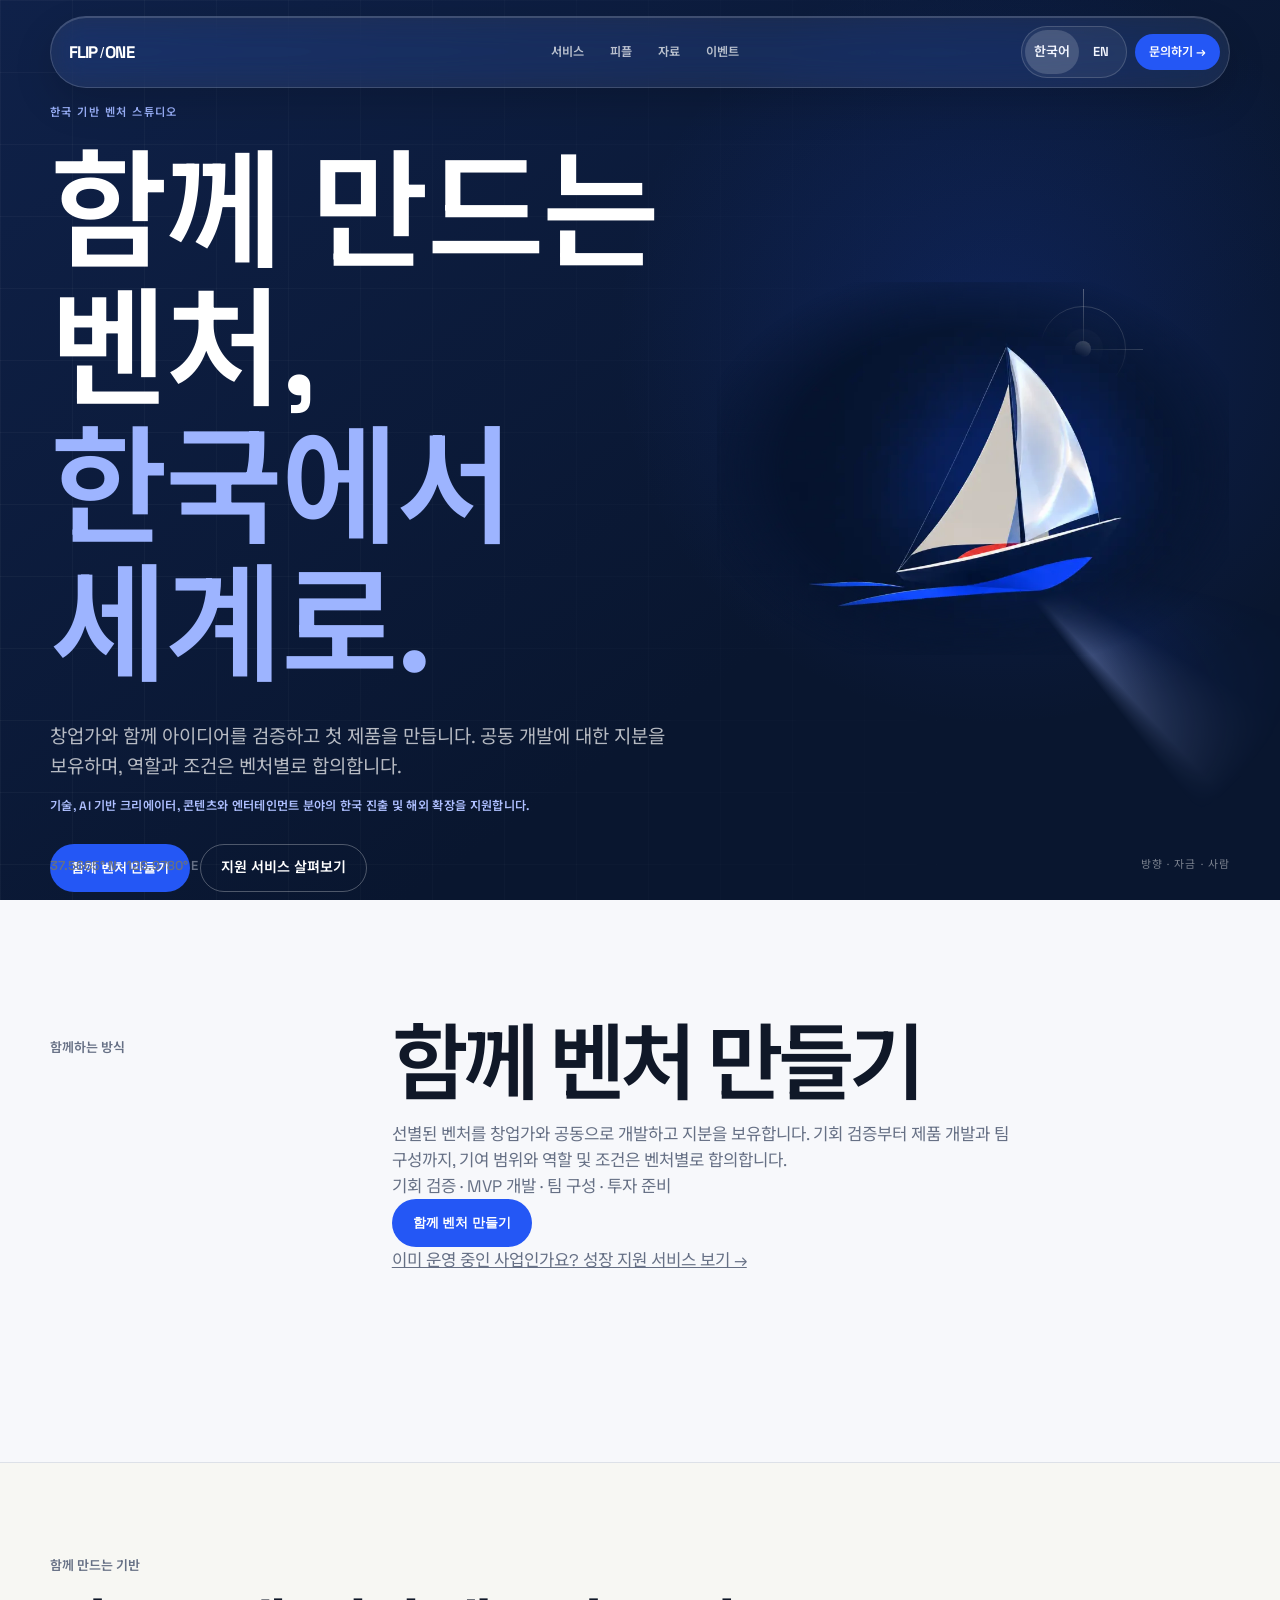
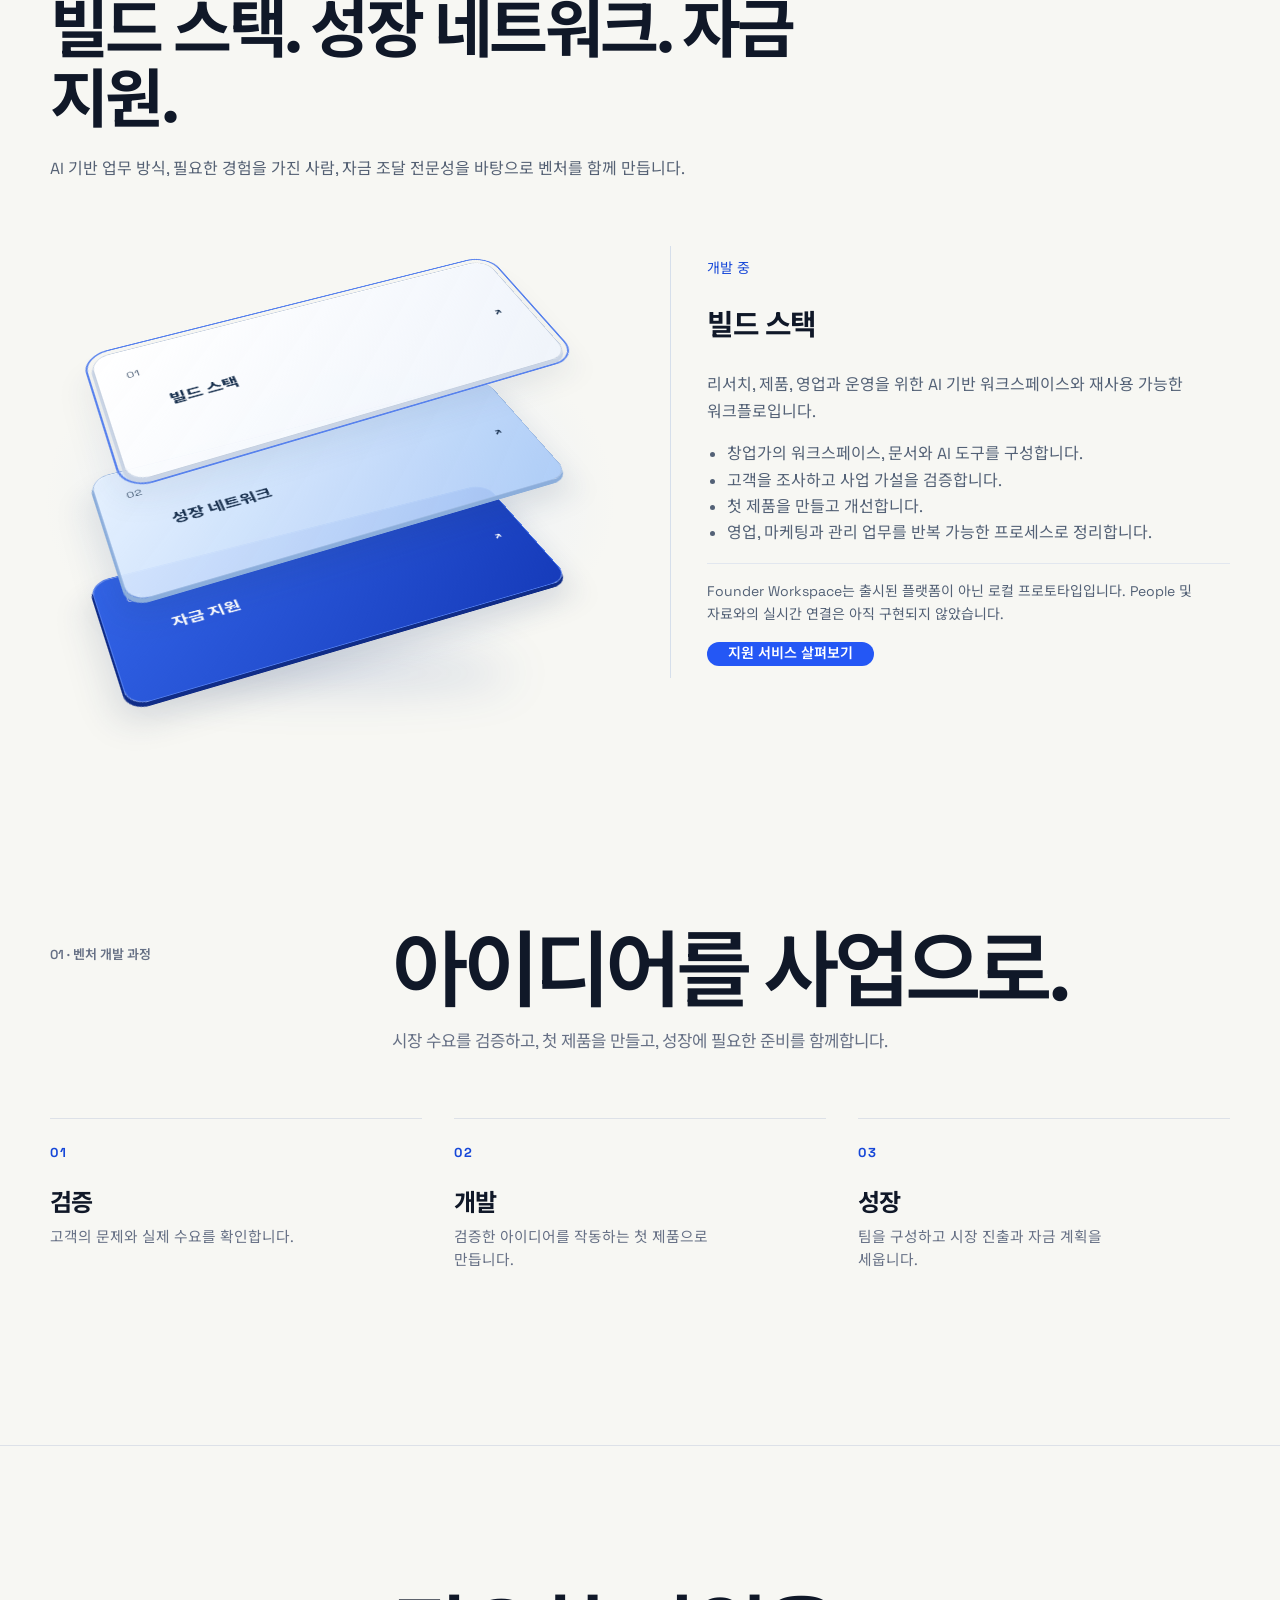
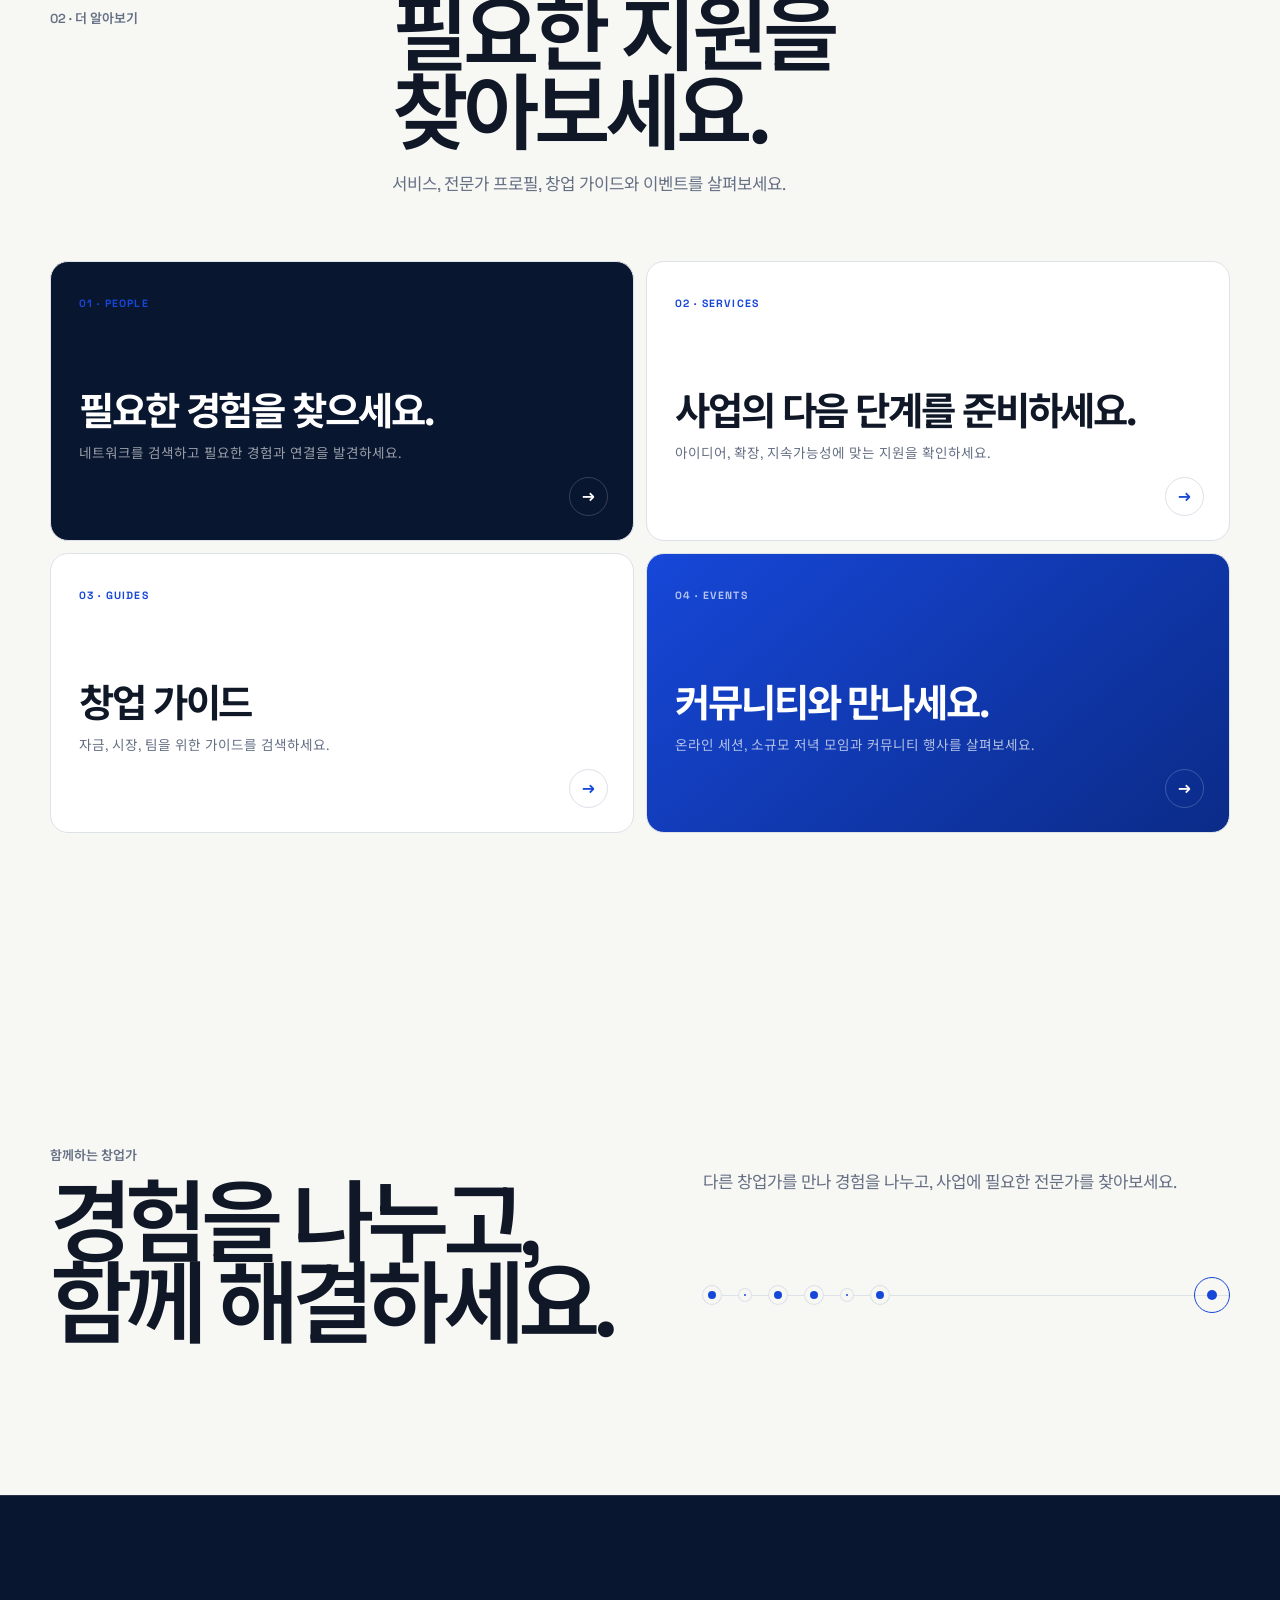
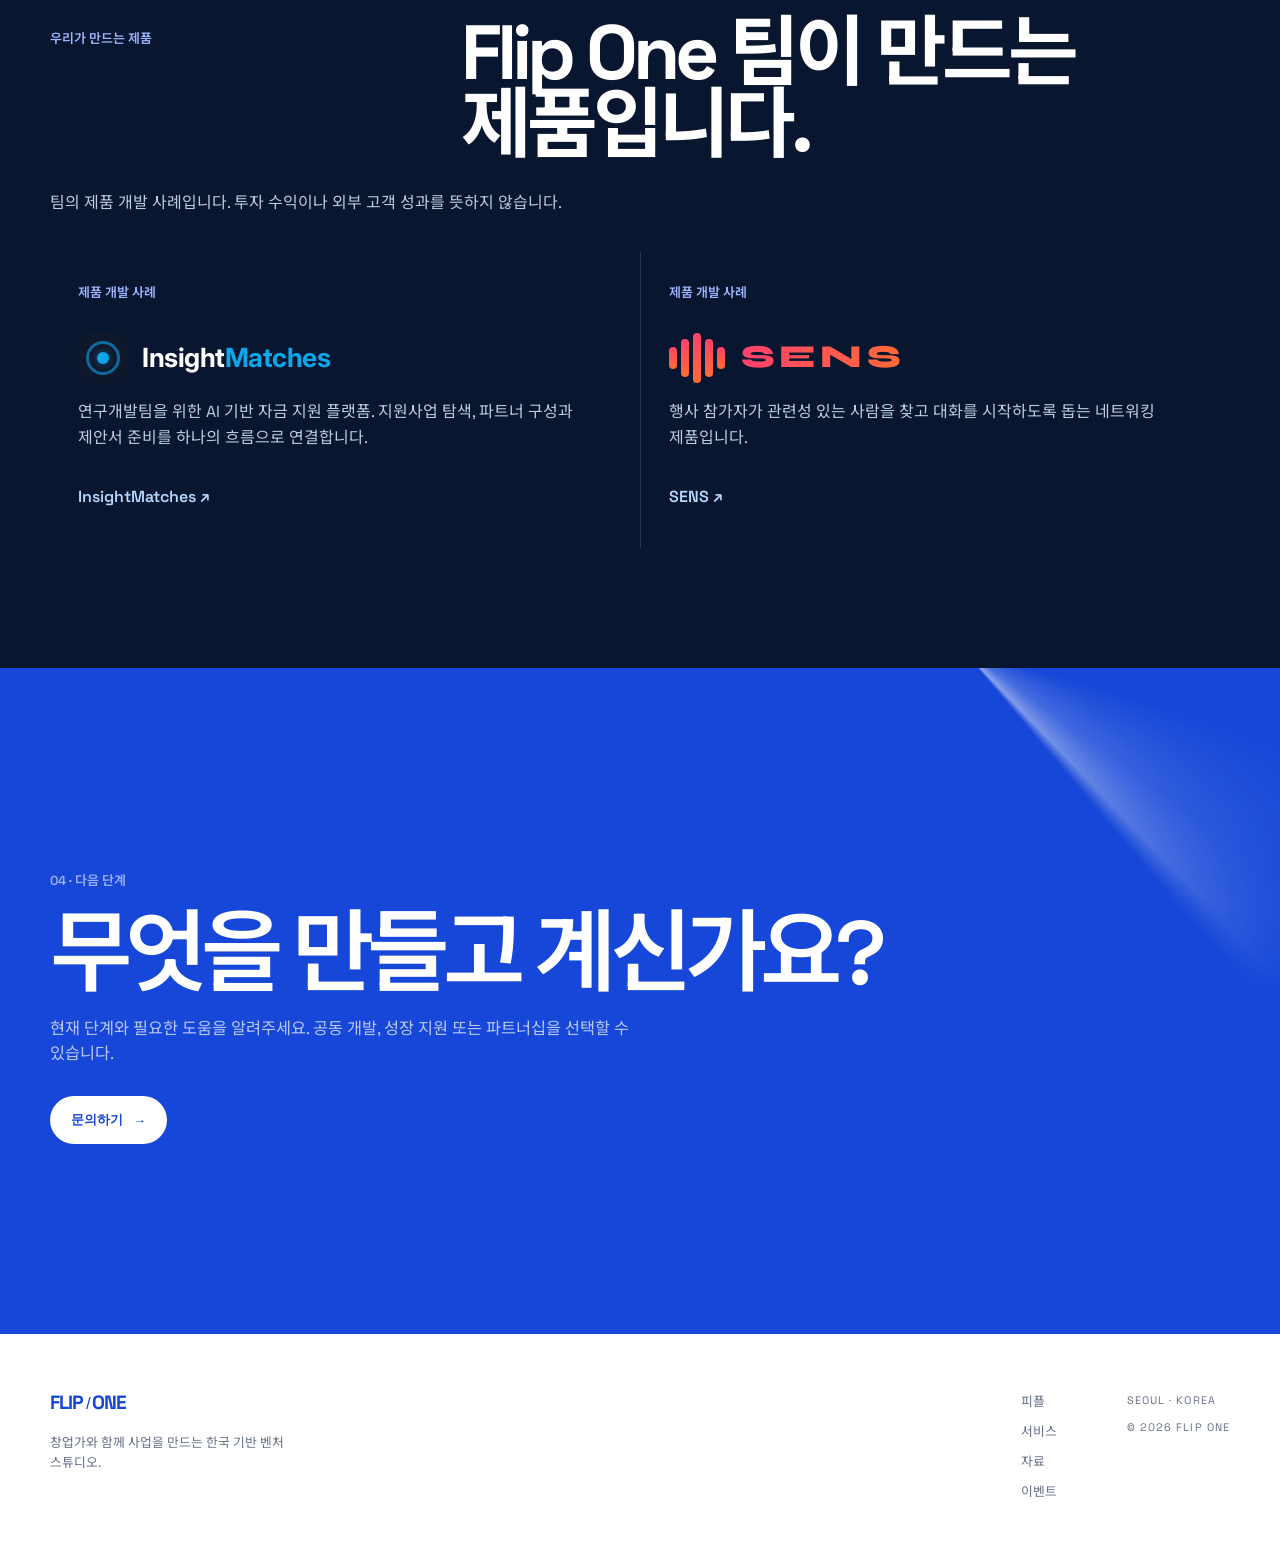
<file: index.html>
<!doctype html>
<html lang="ko">
<head>
  <meta charset="utf-8">
  <meta name="viewport" content="width=device-width, initial-scale=1">
  <meta name="description" content="Flip One은 해외 벤처의 한국 진출과 한국 기반 비즈니스의 글로벌 확장을 지원하는 한국 기반 벤처 플랫폼입니다.">
  <meta name="theme-color" content="#09162f">
  <meta property="og:type" content="website">
  <meta property="og:locale" content="ko_KR">
  <meta property="og:title" content="Flip One | 스타트업의 길을 밝히는 등대">
  <meta property="og:description" content="한국 진출과 글로벌 확장을 위해 자금 전략, 시장 전문성과 사람을 연결하는 한국 기반 벤처 플랫폼.">
  <meta name="twitter:card" content="summary">
  <title>Flip One | 한국 기반 벤처 스튜디오</title>
  <link rel="preconnect" href="https://fonts.googleapis.com">
  <link rel="preconnect" href="https://fonts.gstatic.com" crossorigin>
  <link href="https://fonts.googleapis.com/css2?family=Noto+Sans+KR:wght@400;500;600;700&amp;family=Space+Grotesk:wght@400;500;600;700&amp;display=swap" rel="stylesheet">
  <link rel="stylesheet" href="styles.css">
  <link href="https://fonts.googleapis.com/css2?family=Inter:wght@700&family=Syne:wght@800&display=swap" rel="stylesheet">
  <script src="script.js?v=studio-proof-14" defer></script>
</head>
<body class="home-page">
  <a class="skip-link" href="#main" data-i18n="skip">본문으로 건너뛰기</a>

  <header class="site-header" id="site-header">
    <a class="wordmark" href="./" aria-label="Flip One home">
      <span>FLIP</span><span class="wordmark__slash">/</span><span>ONE</span>
    </a>
    <nav class="desktop-nav" aria-label="주요 내비게이션" data-i18n-aria="navLabel">
      <a href="services.html" data-i18n="navServices">서비스</a><a href="people.html" data-i18n="navPeople">피플</a>
      <a href="resources.html" data-i18n="navResources">자료</a>
      <a href="events.html" data-i18n="navEvents">이벤트</a>
    </nav>
    <div class="header-actions">
      <div class="language-switch" role="group" aria-label="언어 선택" data-i18n-aria="languageLabel">
        <button class="language-switch__button is-active" type="button" data-language="ko" aria-pressed="true">한국어</button>
        <button class="language-switch__button" type="button" data-language="en" aria-pressed="false">EN</button>
      </div>
      <a class="nav-cta" href="#course"><span data-i18n="cta">성장 방향 상담하기</span> <span aria-hidden="true">→</span></a>
      <button class="menu-button" id="menu-button" type="button" aria-expanded="false" aria-controls="mobile-nav"><span data-i18n="menu">메뉴</span></button>
    </div>
  </header>

  <nav class="mobile-nav" id="mobile-nav" aria-label="모바일 내비게이션" data-i18n-aria="mobileNavLabel" hidden>
    <a href="services.html" data-i18n="navServices">서비스</a><a href="people.html" data-i18n="navPeople">피플</a>
    <a href="resources.html" data-i18n="navResources">자료</a>
    <a href="events.html" data-i18n="navEvents">이벤트</a>
    <a href="#course" data-i18n="cta">성장 방향 상담하기</a>
  </nav>

  <main id="main">
    <section class="hero" aria-labelledby="hero-heading">
      <div class="hero__grid" aria-hidden="true"></div>
      <div class="hero__beam" aria-hidden="true"></div>
      <div class="hero__destination" aria-hidden="true"><span></span></div>

      <figure class="hero__visual" aria-hidden="true">
        <img src="Assets/Reusable/flip-one-hero-boat-navy-v4.webp" alt="">
      </figure>

      <div class="shell hero__content">
        <p class="eyebrow" data-i18n="heroEyebrow">한국 기반 벤처 스튜디오</p>
        <h1 id="hero-heading">
          <span data-i18n="heroTitle1">함께 만드는 벤처,</span>
          <span class="hero__accent" data-i18n="heroTitle2">한국에서 세계로.</span>
        </h1>
        <p class="hero__summary" data-i18n="heroSummary">창업가와 함께 아이디어를 검증하고 첫 제품을 만듭니다. 공동 개발에 대한 지분을 보유하며, 역할과 조건은 벤처별로 합의합니다.</p>
        <p class="hero__audience" data-i18n="heroAudience">기술, AI 기반 크리에이터, 콘텐츠와 엔터테인먼트 분야의 한국 진출 및 해외 확장을 지원합니다.</p>
        <div class="hero__actions">
          <button class="button button--primary" type="button" data-open-course data-engagement="build" data-i18n="buildTitle">함께 벤처 만들기</button>
          <a class="button button--ghost" href="services.html" data-i18n="supportCta">지원 서비스 살펴보기</a>
        </div>
      </div>

      <div class="shell hero__footer">
        <span class="coordinate">37.5665° N · 126.9780° E</span>
        <span data-i18n="heroKeywords">방향 · 자금 · 사람</span>
      </div>
    </section>

<section class="audience-pathways" aria-labelledby="engagement-heading"><div class="shell"><div class="section-heading"><p class="coordinate" data-i18n="engagementLabel">함께하는 방식</p><div><h2 id="engagement-heading" data-i18n="buildTitle">함께 벤처 만들기</h2><p data-i18n="buildBody">선별된 벤처를 창업가와 공동으로 개발하고 지분을 보유합니다. 기여 범위와 역할 및 조건은 벤처별로 합의합니다.</p><p data-i18n="buildItems">기회 검증 · MVP 개발 · 팀 구성 · 투자 준비</p><button type="button" class="button button--primary" data-open-course data-engagement="build" data-i18n="buildTitle">함께 벤처 만들기</button><p><a href="services.html" data-i18n="growthSecondary">이미 운영 중인 사업인가요? 성장 지원 서비스 보기 →</a></p></div></div></div></section>

    <section class="studio-layers shell" aria-labelledby="layers-title">
      <p class="coordinate" data-layer-copy="eyebrow">함께 만드는 기반</p>
      <h2 id="layers-title" data-layer-copy="title">당신의 벤처를 지원하는 세 가지 기반.</h2>
      <p class="layers-lead" data-layer-copy="lead">실행을 돕는 도구, 필요한 경험을 가진 사람, 적합한 자금 경로를 위한 준비.</p>
      <div class="layers-layout">
        <div class="layers-stack" role="group" aria-label="Studio support layers">
          <button type="button" data-layer="0" aria-pressed="true" aria-controls="layer-detail"><span>01</span><div><strong data-layer-copy="name0">개발과 운영</strong><small data-layer-copy="short0">아이디어를 실질적인 실행으로</small></div><b aria-hidden="true">↗</b></button>
          <button type="button" data-layer="1" aria-pressed="false" aria-controls="layer-detail"><span>02</span><div><strong data-layer-copy="name1">사람과 네트워크</strong><small data-layer-copy="short1">필요한 경험을 연결합니다</small></div><b aria-hidden="true">↗</b></button>
          <button type="button" data-layer="2" aria-pressed="false" aria-controls="layer-detail"><span>03</span><div><strong data-layer-copy="name2">자금 전략과 준비</strong><small data-layer-copy="short2">적합한 자금 경로를 준비합니다</small></div><b aria-hidden="true">↗</b></button>
        </div>
        <div class="layer-detail" id="layer-detail" role="region" aria-labelledby="layer-detail-title">
          <span class="layer-status" id="layer-status"></span><h3 id="layer-detail-title"></h3><p id="layer-description"></p><ul id="layer-capabilities"></ul><p class="layer-caveat" id="layer-caveat"></p><a class="button button--primary" id="layer-link" href="services.html">서비스 살펴보기</a>
        </div>
      </div>
    </section>
    <script src="studio-layers.js?v=1" defer></script>
    <section class="direction" id="direction" aria-labelledby="direction-heading">
      <div class="shell">
        <div class="section-heading">
          <div>
            <p class="coordinate" data-i18n="sectionLabel">01 · 벤처 개발 과정</p>
          </div>
          <div>
            <h2 id="direction-heading" data-i18n="directionTitle">아이디어를 사업으로.</h2>
            <p data-i18n="directionSummary">시장 수요를 검증하고, 첫 제품을 만들고, 성장에 필요한 준비를 함께합니다.</p>
          </div>
        </div>

        <div class="value-grid value-grid--method">
          <article class="value-card">
            <span class="value-card__index">01</span>

            <h3 data-i18n="value1Title">검증</h3>
            <p data-i18n="value1Body">고객의 문제와 실제 수요를 확인합니다.</p>
            <span class="value-card__line" aria-hidden="true"></span>
          </article>
          <article class="value-card">
            <span class="value-card__index">02</span>

            <h3 data-i18n="value2Title">개발</h3>
            <p data-i18n="value2Body">검증한 아이디어를 작동하는 첫 제품으로 만듭니다.</p>
            <span class="value-card__line" aria-hidden="true"></span>
          </article>
          <article class="value-card">
            <span class="value-card__index">03</span>

            <h3 data-i18n="value3Title">성장</h3>
            <p data-i18n="value3Body">팀을 구성하고 시장 진출과 자금 계획을 세웁니다.</p>
            <span class="value-card__line" aria-hidden="true"></span>
          </article>

        </div>

      </div>
    </section>

    <section class="page-portals" aria-labelledby="page-portals-heading">
      <div class="shell">
        <div class="section-heading"><div><p class="coordinate" data-i18n="exploreLabel">02 · 더 알아보기</p></div><div><h2 id="page-portals-heading" data-i18n="exploreTitle">필요한 지원을 찾아보세요.</h2><p data-i18n="exploreSummary">서비스, 전문가 프로필, 창업 가이드와 이벤트를 살펴보세요.</p></div></div>
        <div class="portal-grid">
          <a class="portal-card portal-card--platform" href="people.html"><span>01 · PEOPLE</span><h3 data-i18n="portalPlatformTitle">필요한 경험을 찾으세요.</h3><p data-i18n="portalPlatformBody">네트워크를 검색하고 필요한 경험과 연결을 발견하세요.</p><b aria-hidden="true">→</b></a>
          <a class="portal-card" href="services.html"><span>02 · SERVICES</span><h3 data-i18n="portalServicesTitle">사업의 다음 단계를 준비하세요.</h3><p data-i18n="portalServicesBody">아이디어, 확장, 지속가능성에 맞는 지원을 확인하세요.</p><b aria-hidden="true">→</b></a>
          <a class="portal-card" href="resources.html"><span>03 · GUIDES</span><h3 data-i18n="portalResourcesTitle">창업 가이드</h3><p data-i18n="portalResourcesBody">자금, 시장, 팀을 위한 가이드를 검색하세요.</p><b aria-hidden="true">→</b></a>
          <a class="portal-card portal-card--events" href="events.html"><span>04 · EVENTS</span><h3 data-i18n="portalEventsTitle">커뮤니티와 만나세요.</h3><p data-i18n="portalEventsBody">온라인 세션, 소규모 저녁 모임과 커뮤니티 행사를 살펴보세요.</p><b aria-hidden="true">→</b></a>
        </div>
      </div>
    </section>

    <section class="community" aria-labelledby="community-heading">
      <div class="shell community__grid">
        <div>
          <p class="coordinate" data-i18n="communityLabel">함께하는 창업가</p>
          <h2 id="community-heading" data-i18n="communityTitle">경험을 나누고, 함께 해결하세요.</h2>
        </div>
        <div>
          <p data-i18n="communityBody">다른 창업가를 만나 경험을 나누고, 사업에 필요한 전문가를 찾아보세요.</p>
          <div class="fleet-line" aria-hidden="true"><i></i><i></i><i></i><i></i><i></i><i></i><span></span></div>
        </div>
      </div>
    </section>

    <section class="credibility" aria-labelledby="credibility-heading"><div class="shell"><div class="credibility__intro"><p class="coordinate" data-i18n="credibilityLabel">우리가 만드는 제품</p><h2 id="credibility-heading" data-i18n="credibilityTitle">Flip One 팀이 만드는 제품입니다.</h2></div><p class="proof-intro" data-i18n="proofIntro">팀의 제품 개발 사례입니다. 투자 수익이나 외부 고객 성과를 뜻하지 않습니다.</p><div class="credibility__grid proof-grid"><article><span class="coordinate" data-i18n="proofDetail">제품 개발 사례</span><h3 class="insightmatches-logo"><span class="icon" aria-hidden="true"></span><span class="text">Insight<span>Matches</span></span></h3><p data-i18n="proofIM">연구개발팀을 위한 AI 기반 자금 지원 플랫폼. 지원사업 탐색, 파트너 구성과 제안서 준비를 하나의 흐름으로 연결합니다.</p><a class="proof-link" href="https://www.insightmatches.com/" target="_blank" rel="noopener noreferrer">InsightMatches ↗</a></article><article><span class="coordinate" data-i18n="proofDetail">제품 개발 사례</span><h3 class="sens-logo-container horizontal"><span class="logo-mark" aria-hidden="true"><i class="logo-bar"></i><i class="logo-bar"></i><i class="logo-bar"></i><i class="logo-bar"></i><i class="logo-bar"></i></span><span class="logo-wordmark">Sens</span></h3><p data-i18n="proofSENS">행사 참가자가 관련성 있는 사람을 찾고 대화를 시작하도록 돕는 네트워킹 제품입니다.</p><a class="proof-link" href="https://www.sensai.cc/" target="_blank" rel="noopener noreferrer">SENS ↗</a></article></div></div></section>

    <section class="course" id="course" aria-labelledby="course-heading">
      <div class="course__beam" aria-hidden="true"></div>
      <div class="shell course__content">
        <p class="coordinate" data-i18n="courseLabel">04 · 다음 단계</p>
        <h2 id="course-heading" data-i18n="courseTitle">무엇을 만들고 계신가요?</h2>
        <p data-i18n="courseBody">현재 단계와 필요한 도움을 알려주세요. 공동 개발, 성장 지원 또는 파트너십을 선택할 수 있습니다.</p>
        <button class="button button--primary" type="button" data-open-course><span data-i18n="cta">성장 방향 상담하기</span> <span aria-hidden="true">→</span></button>
      </div>
    </section>
  </main>

  <footer class="footer">
    <div class="shell footer__grid">
      <div><span class="wordmark"><span>FLIP</span><span class="wordmark__slash">/</span><span>ONE</span></span><p data-i18n="footerLine">창업가와 함께 사업을 만드는 한국 기반 벤처 스튜디오.</p></div>
      <div class="footer__links"><a href="people.html" data-i18n="navPeople">피플</a><a href="services.html" data-i18n="navServices">서비스</a><a href="resources.html" data-i18n="navResources">자료</a><a href="events.html" data-i18n="navEvents">이벤트</a></div>
      <div class="footer__meta"><span>SEOUL · KOREA</span><span>© 2026 FLIP ONE</span></div>
    </div>
  </footer>

  <dialog class="course-dialog" id="course-dialog" aria-labelledby="dialog-title">
    <form class="course-form" id="course-form" method="dialog">
      <div class="course-form__head"><div><p class="coordinate" data-i18n="dialogLabel">항로 설계</p><h2 id="dialog-title" data-i18n="dialogTitle">사업에 대해 알려주세요.</h2></div><button class="dialog-close" type="button" data-close-course aria-label="닫기" data-i18n-aria="close">×</button></div>
      <label><span data-i18n="engagementQuestion">어떤 협업을 원하시나요?</span><select name="engagement"><option value="build" data-i18n="engagementBuild">벤처 공동 개발</option><option value="grow" data-i18n="engagementGrow">기존 비즈니스 성장</option><option value="partner" data-i18n="engagementPartner">파트너십 논의</option></select></label><label><span data-i18n="nameLabel">이름</span><input name="name" autocomplete="name" required></label>
      <label><span data-i18n="emailLabel">이메일</span><input name="email" type="email" autocomplete="email" required></label>
      <label><span data-i18n="directionLabel">성장 방향</span><select name="direction"><option value="inbound" data-i18n="inboundTitle">한국 진출</option><option value="outbound" data-i18n="outboundTitle">글로벌 진출</option><option value="both" data-i18n="bothDirection">양쪽 시장 연결</option></select></label>
      <label><span data-i18n="stageLabel">현재 단계</span><select name="stage"><option data-i18n="stageIdea">아이디어 구체화</option><option data-i18n="stageScale">스케일업</option><option data-i18n="stageSustain">지속가능한 성장</option></select></label>
      <label><span data-i18n="helpLabel">지금 가장 필요한 것은 무엇인가요?</span><textarea name="message" rows="4" required></textarea></label>
      <button class="button button--primary" type="submit" data-i18n="send">입력 내용 미리보기</button>
      <p class="form-note" data-i18n="formNote">이 미리보기에서는 개인정보가 전송되거나 저장되지 않습니다.</p>
      <p class="form-success" id="form-success" hidden data-i18n="formSuccess">감사합니다. 다음 항로를 함께 살펴보겠습니다.</p>
    </form>
  </dialog>
</body>
</html>
</file>
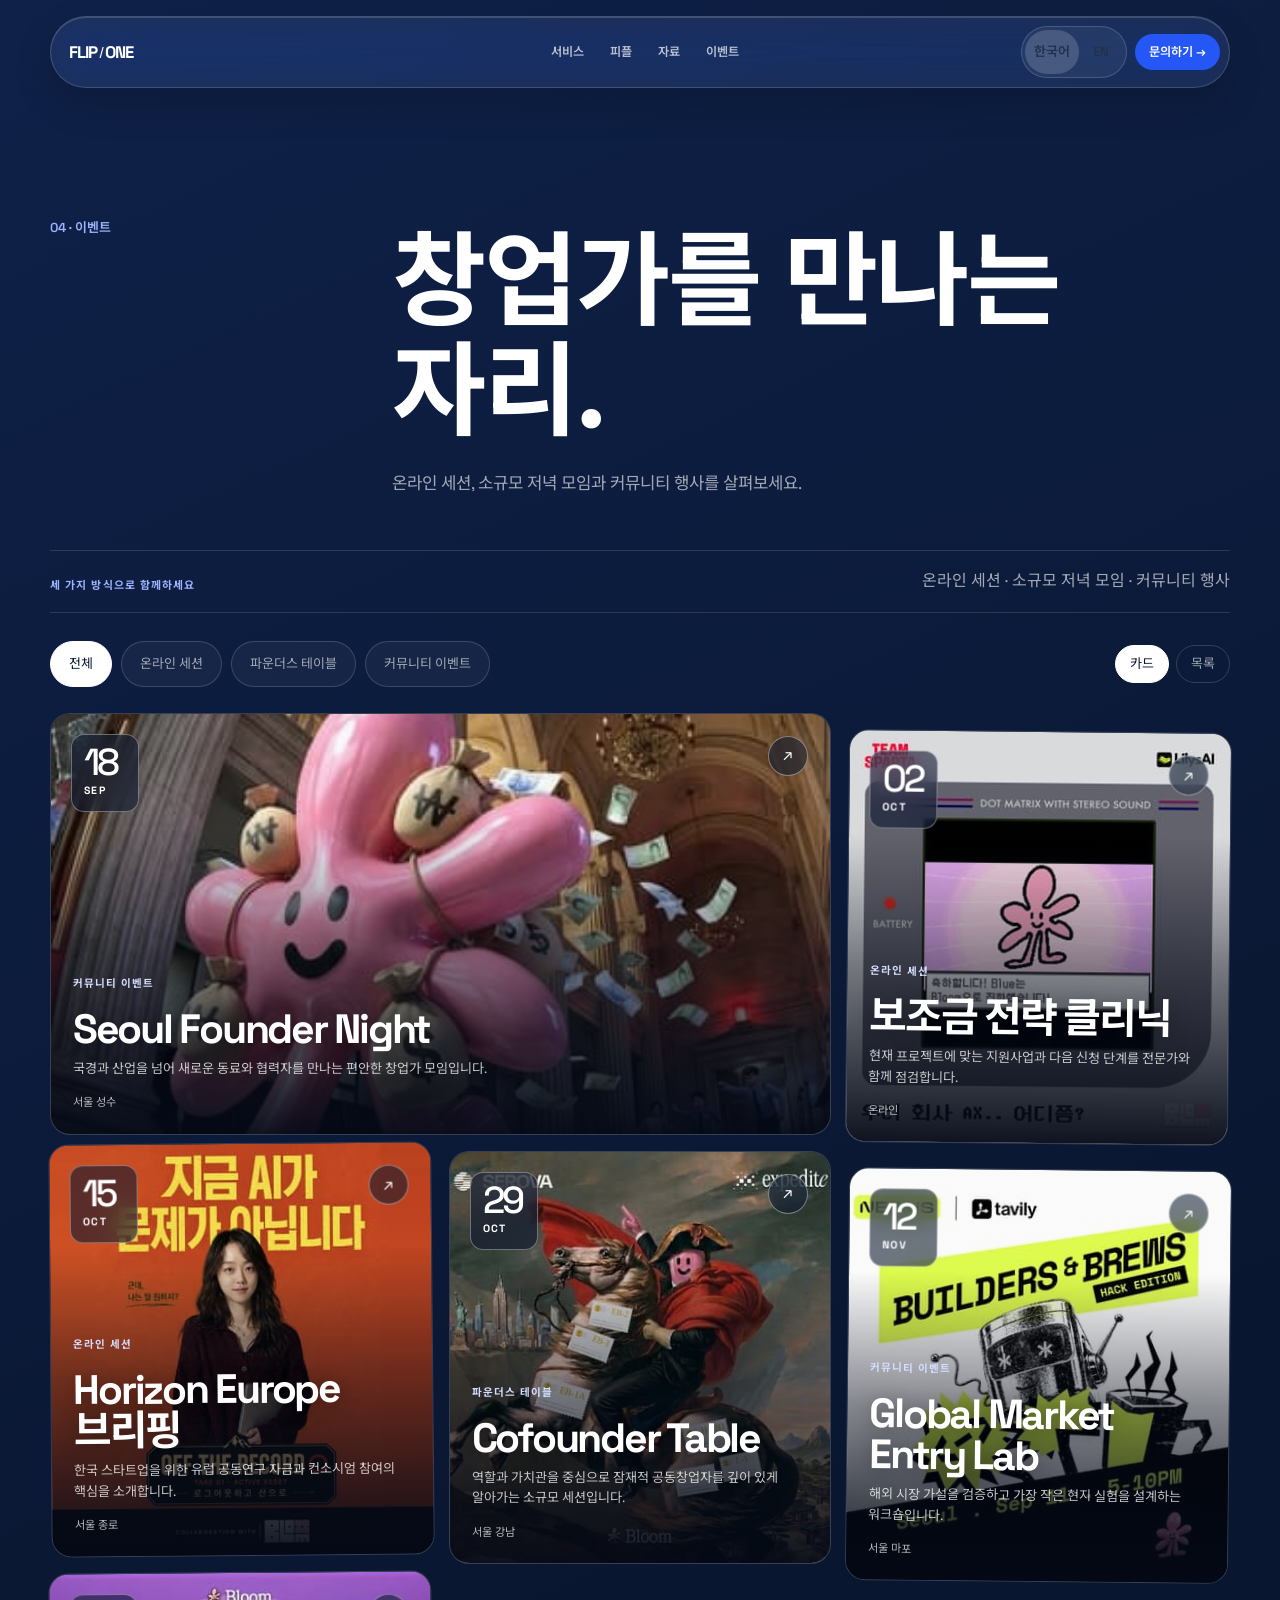
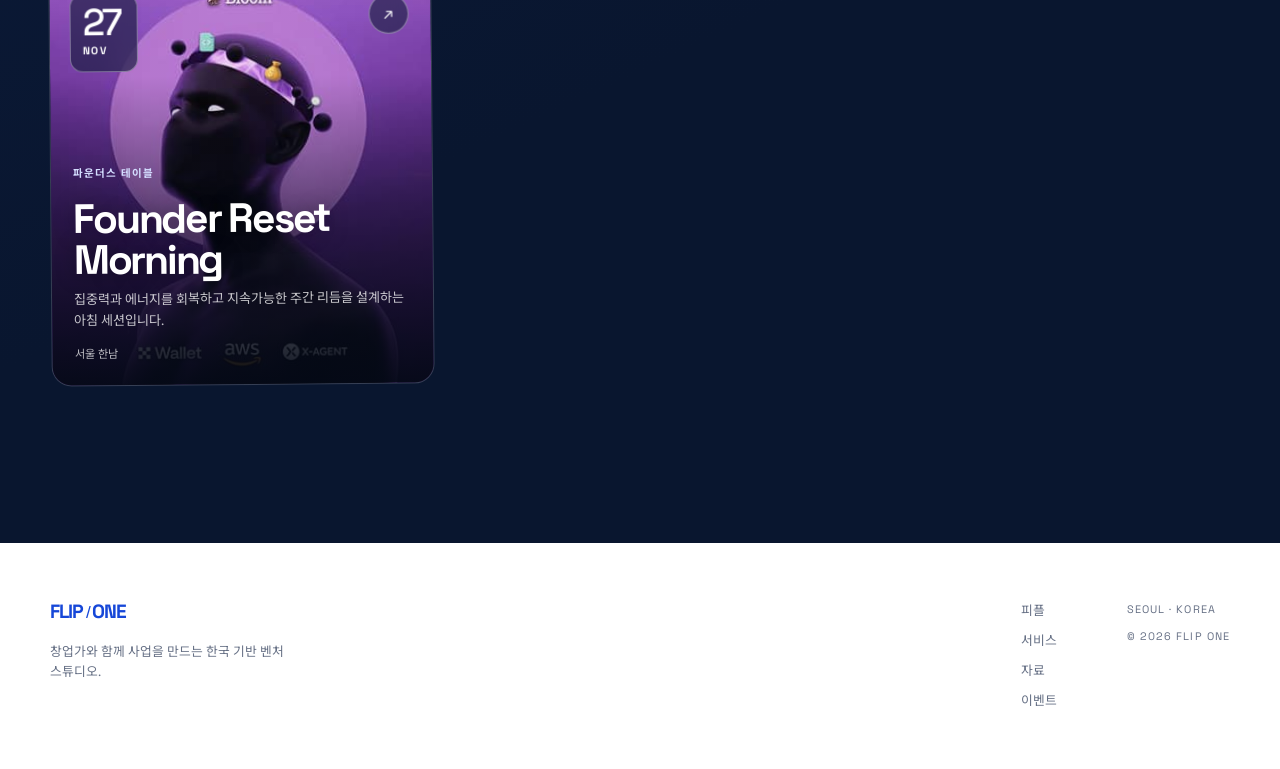
<file: events.html>
<!doctype html>
<html lang="ko"><head><meta charset="utf-8"><meta name="viewport" content="width=device-width, initial-scale=1"><meta name="description" content="Flip One 창업가 커뮤니티 이벤트와 워크숍."><meta name="theme-color" content="#09162f"><title>Flip One | Events</title><link rel="preconnect" href="https://fonts.googleapis.com"><link rel="preconnect" href="https://fonts.gstatic.com" crossorigin><link href="https://fonts.googleapis.com/css2?family=Noto+Sans+KR:wght@400;500;600;700&amp;family=Space+Grotesk:wght@400;500;600;700&amp;display=swap" rel="stylesheet"><link rel="stylesheet" href="styles.css"><script src="script.js" defer></script></head>
<body class="subpage events-page"><a class="skip-link" href="#main" data-i18n="skip">본문으로 건너뛰기</a>
  <header class="site-header" id="site-header"><a class="wordmark" href="index.html" aria-label="Flip One home"><span>FLIP</span><span class="wordmark__slash">/</span><span>ONE</span></a><nav class="desktop-nav" aria-label="주요 내비게이션" data-i18n-aria="navLabel"><a href="services.html" data-i18n="navServices">서비스</a><a href="people.html" data-i18n="navPeople">피플</a><a href="resources.html" data-i18n="navResources">자료</a><a href="events.html" class="is-current" aria-current="page" data-i18n="navEvents">이벤트</a></nav><div class="header-actions"><div class="language-switch" role="group" aria-label="언어 선택"><button class="language-switch__button is-active" type="button" data-language="ko" aria-pressed="true">한국어</button><button class="language-switch__button" type="button" data-language="en" aria-pressed="false">EN</button></div><a class="nav-cta" href="index.html#course"><span data-i18n="cta">성장 방향 상담하기</span> →</a><button class="menu-button" id="menu-button" type="button" aria-expanded="false" aria-controls="mobile-nav"><span data-i18n="menu">메뉴</span></button></div></header>
  <nav class="mobile-nav" id="mobile-nav" hidden><a href="services.html" data-i18n="navServices">서비스</a><a href="people.html" data-i18n="navPeople">피플</a><a href="resources.html" data-i18n="navResources">자료</a><a href="events.html" data-i18n="navEvents">이벤트</a></nav>
  <main id="main"><section class="events events--page" id="events" aria-labelledby="events-heading"><div class="shell"><div class="section-heading section-heading--light"><div><p class="coordinate" data-i18n="eventsSectionLabel">04 · 이벤트</p></div><div><h1 id="events-heading" data-i18n="eventsSectionTitle">창업가를 만나는 자리.</h1><p data-i18n="eventsSectionSummary">온라인 세션, 소규모 저녁 모임과 커뮤니티 행사를 살펴보세요.</p></div></div><div class="event-wall-intro"><span data-i18n="eventWallLabel">세 가지 방식으로 함께하세요</span><p data-i18n="eventWallCopy">온라인 세션 · 소규모 저녁 모임 · 커뮤니티 행사</p></div><div class="events-toolbar"><div class="event-filters" id="event-filters" aria-label="Event categories"></div><div class="view-switch" aria-label="Event view"><button type="button" data-event-view="grid" class="is-active" data-i18n="gridView">카드</button><button type="button" data-event-view="list" data-i18n="listView">목록</button></div></div><div class="event-grid" id="event-grid"></div></div></section></main>
  <footer class="footer"><div class="shell footer__grid"><div><span class="wordmark"><span>FLIP</span><span class="wordmark__slash">/</span><span>ONE</span></span><p data-i18n="footerLine">창업가와 함께 사업을 만드는 한국 기반 벤처 스튜디오.</p></div><div class="footer__links"><a href="people.html" data-i18n="navPeople">피플</a><a href="services.html" data-i18n="navServices">서비스</a><a href="resources.html" data-i18n="navResources">자료</a><a href="events.html" data-i18n="navEvents">이벤트</a></div><div class="footer__meta"><span>SEOUL · KOREA</span><span>© 2026 FLIP ONE</span></div></div></footer>
  <dialog class="event-dialog" id="event-dialog" aria-labelledby="event-dialog-title"><article><div class="event-dialog__head"><div><span class="event-dialog__category" id="event-dialog-category"></span><h2 id="event-dialog-title"></h2></div><button class="dialog-close" type="button" data-close-event aria-label="닫기">×</button></div><div class="event-dialog__meta" id="event-dialog-meta"></div><p class="event-dialog__summary" id="event-dialog-summary"></p><div class="event-dialog__body"><div><span class="coordinate" data-i18n="eventAgenda">프로그램</span><ol id="event-dialog-agenda"></ol></div><div><span class="coordinate" data-i18n="eventFor">추천 대상</span><p id="event-dialog-audience"></p><span class="coordinate" data-i18n="eventHost">호스트</span><p id="event-dialog-host"></p></div></div><div class="event-dialog__actions"><button class="button button--primary" type="button" id="event-calendar" data-i18n="addCalendar">캘린더에 추가</button><a class="button event-register-link" href="index.html#course" data-i18n="eventEnquire">이벤트 문의</a></div></article></dialog>
</body></html>
</file>
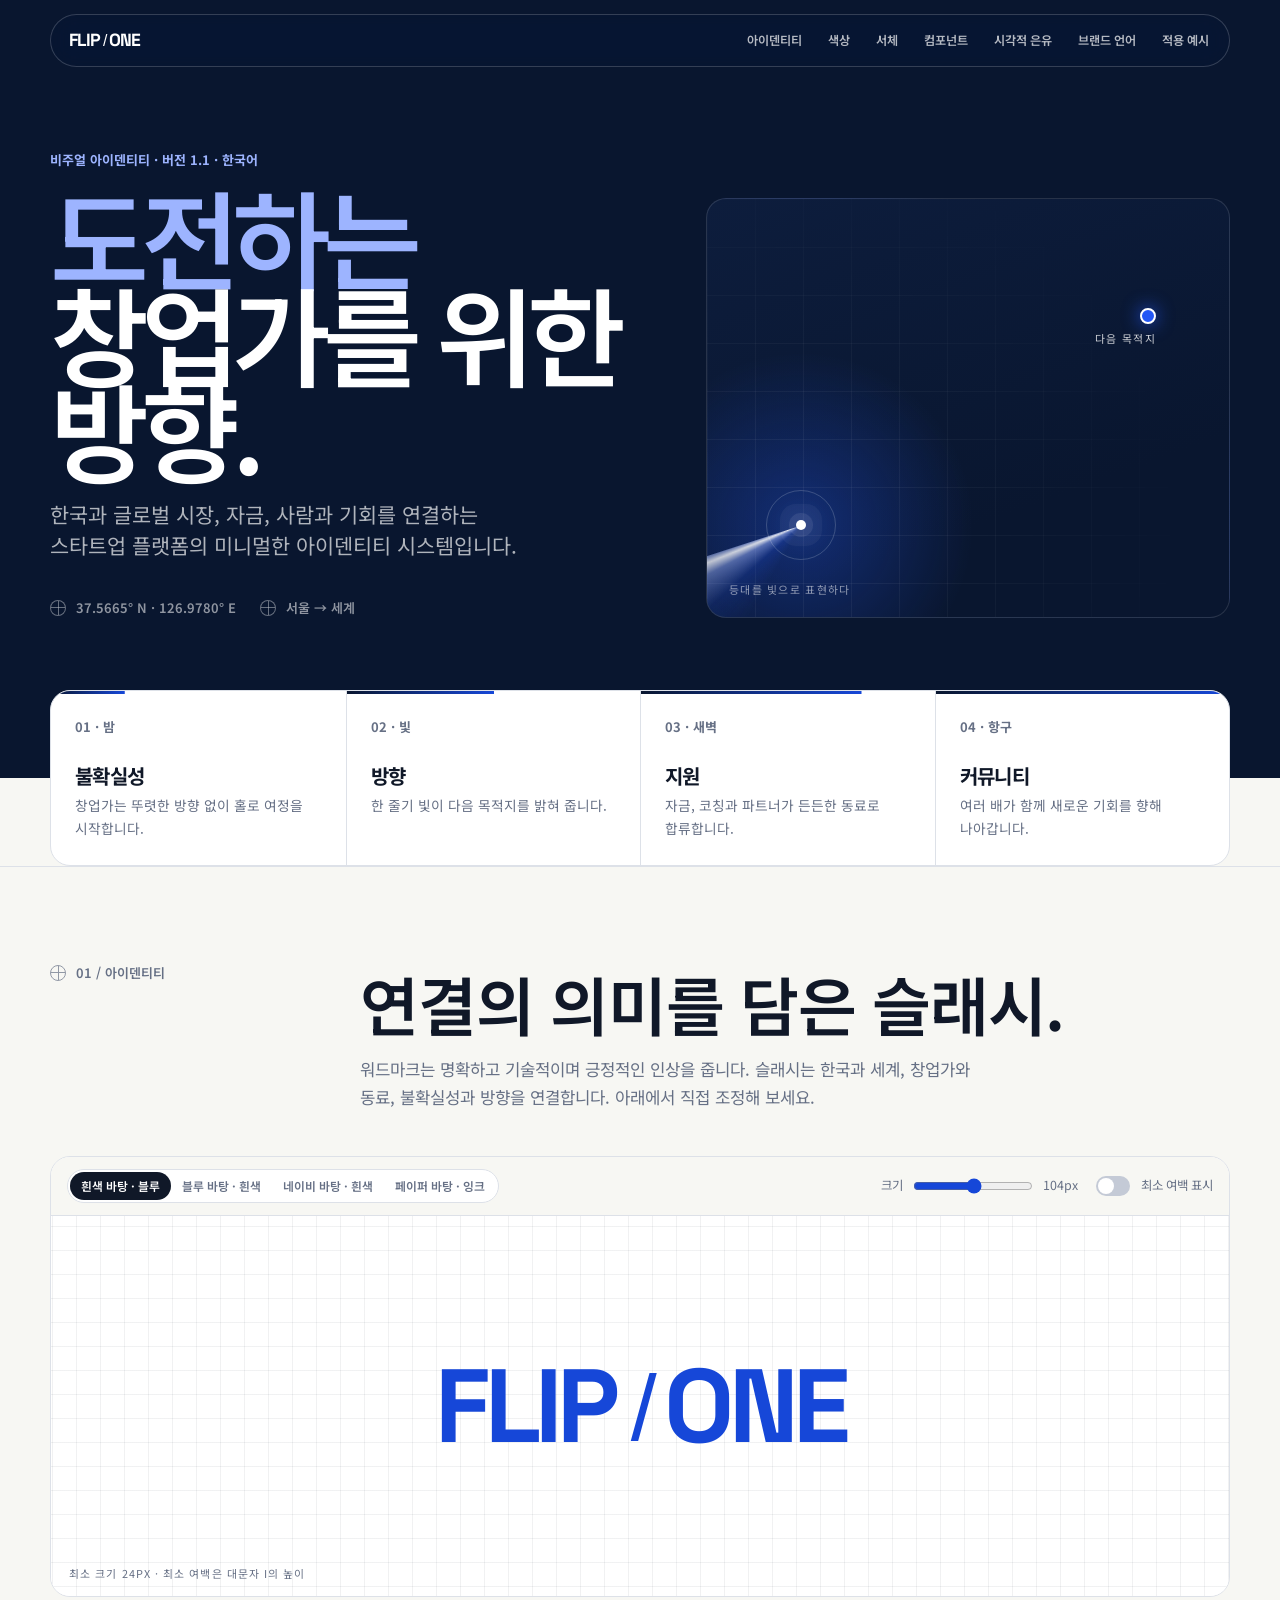
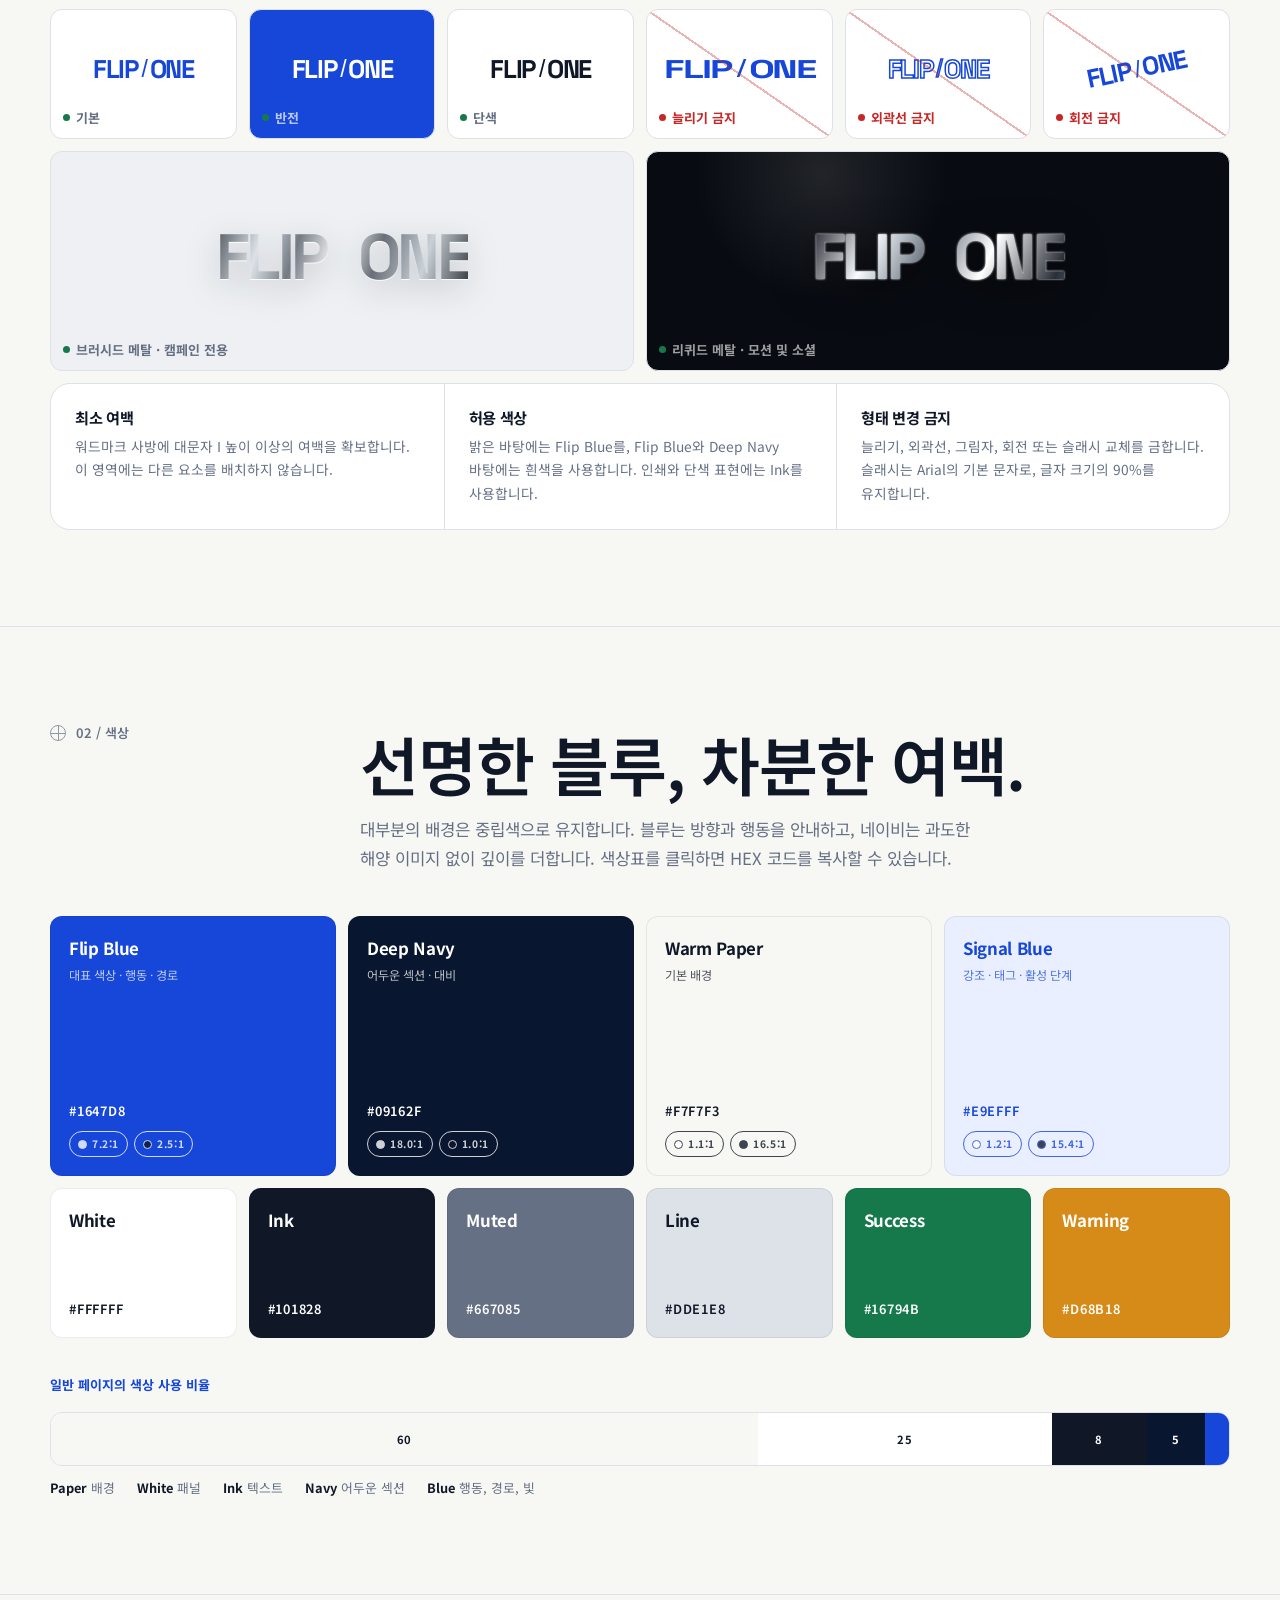
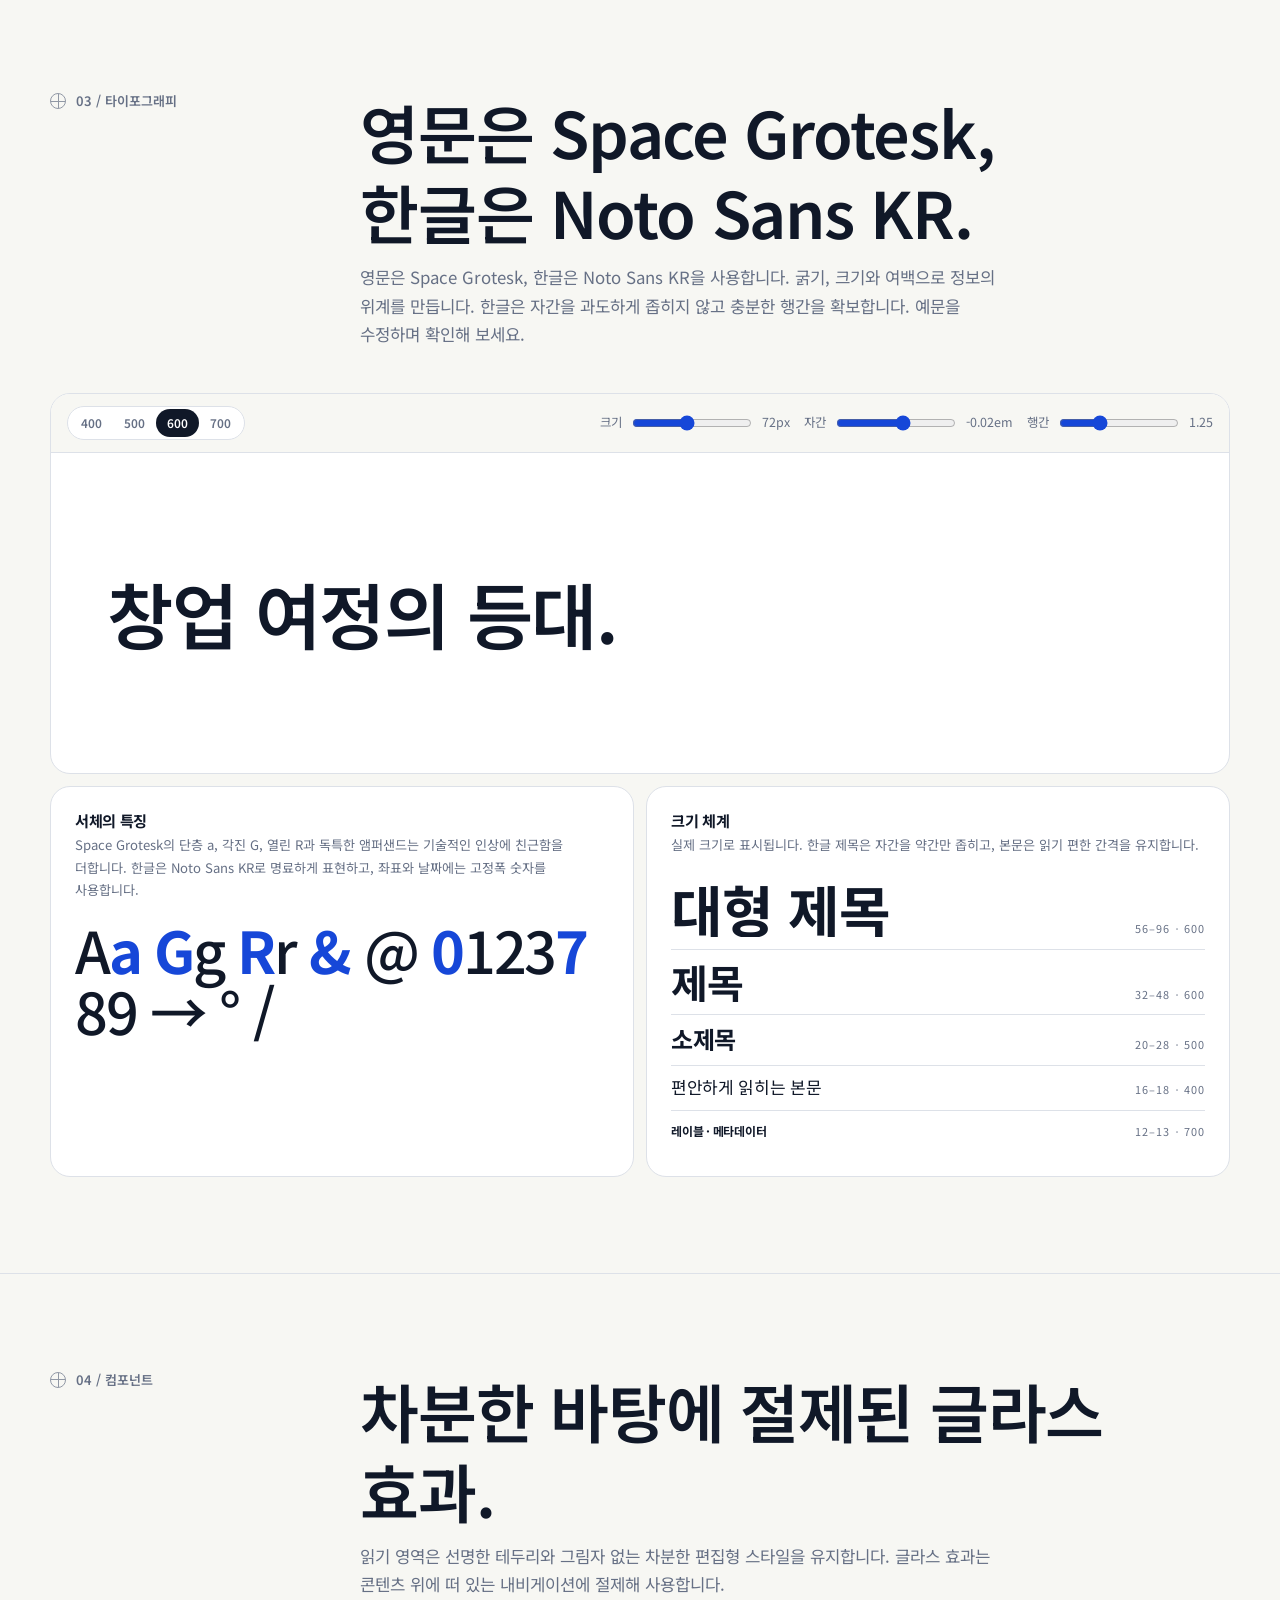
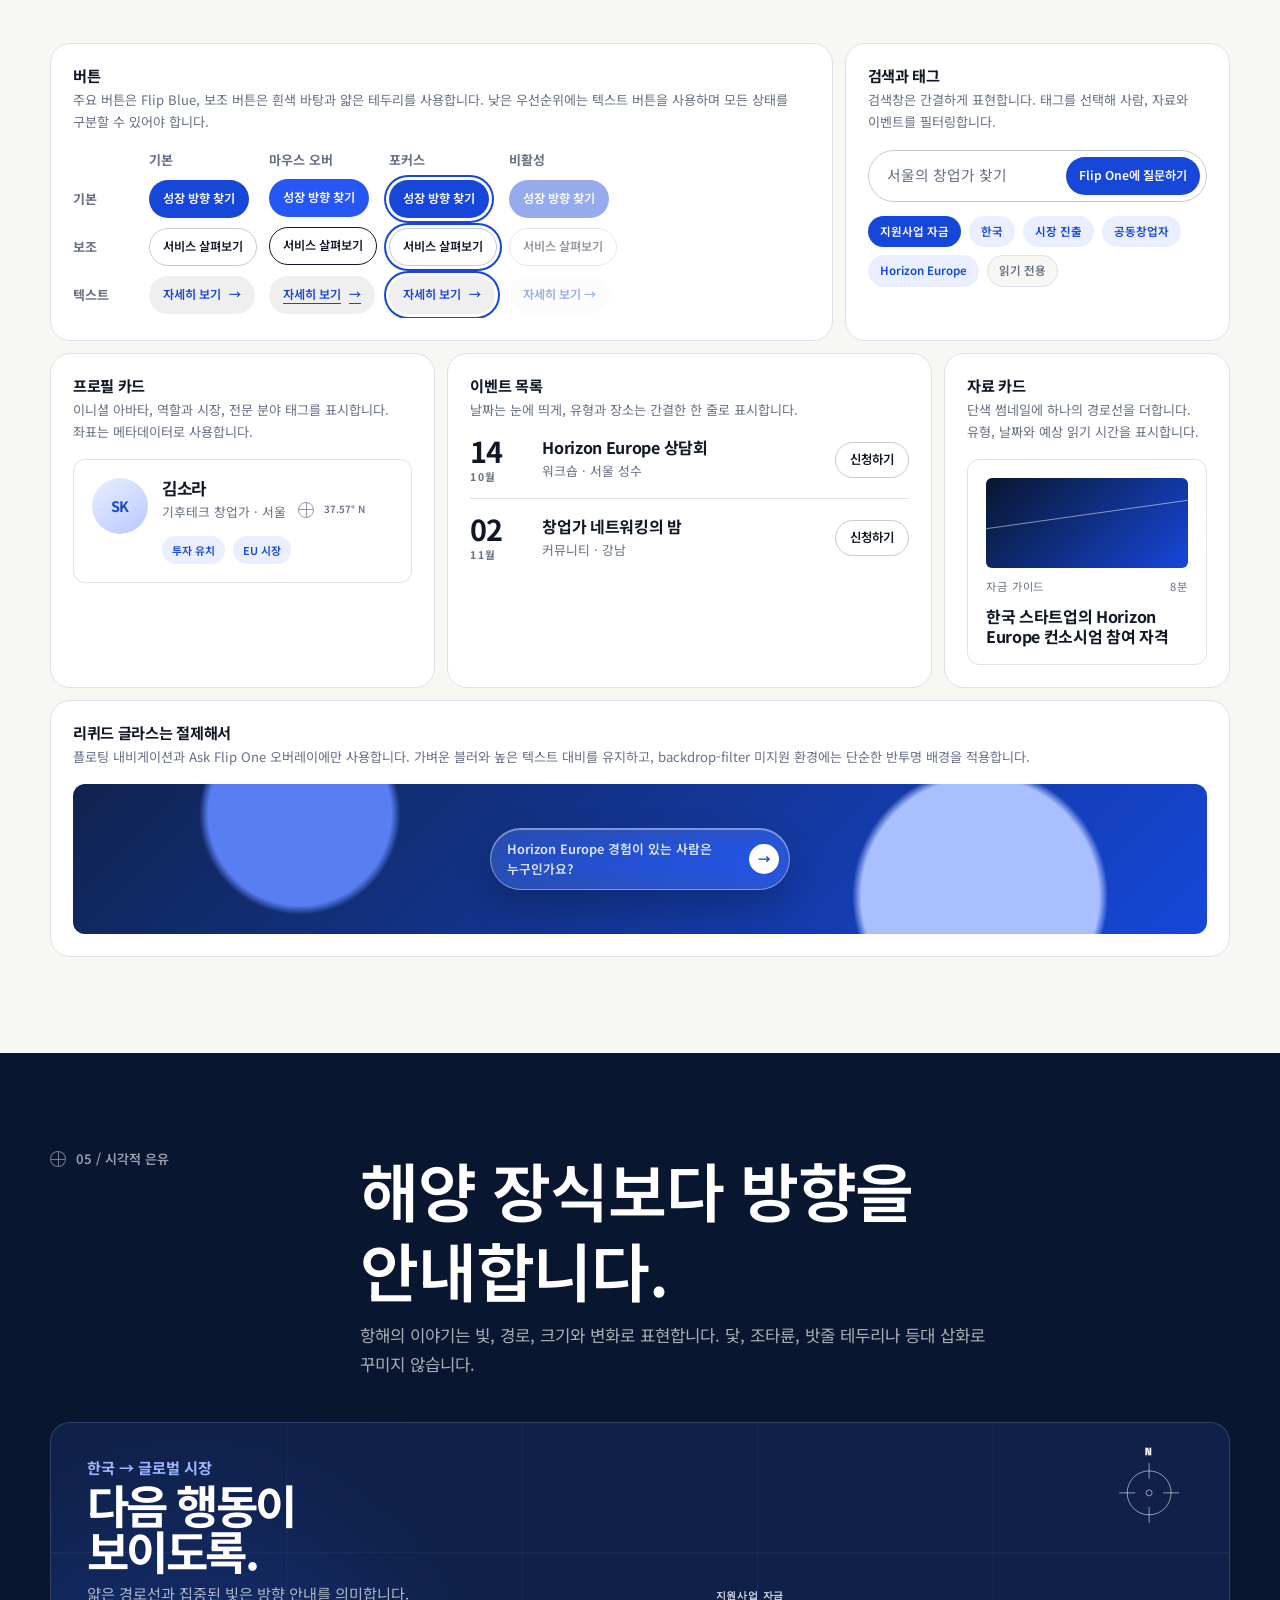
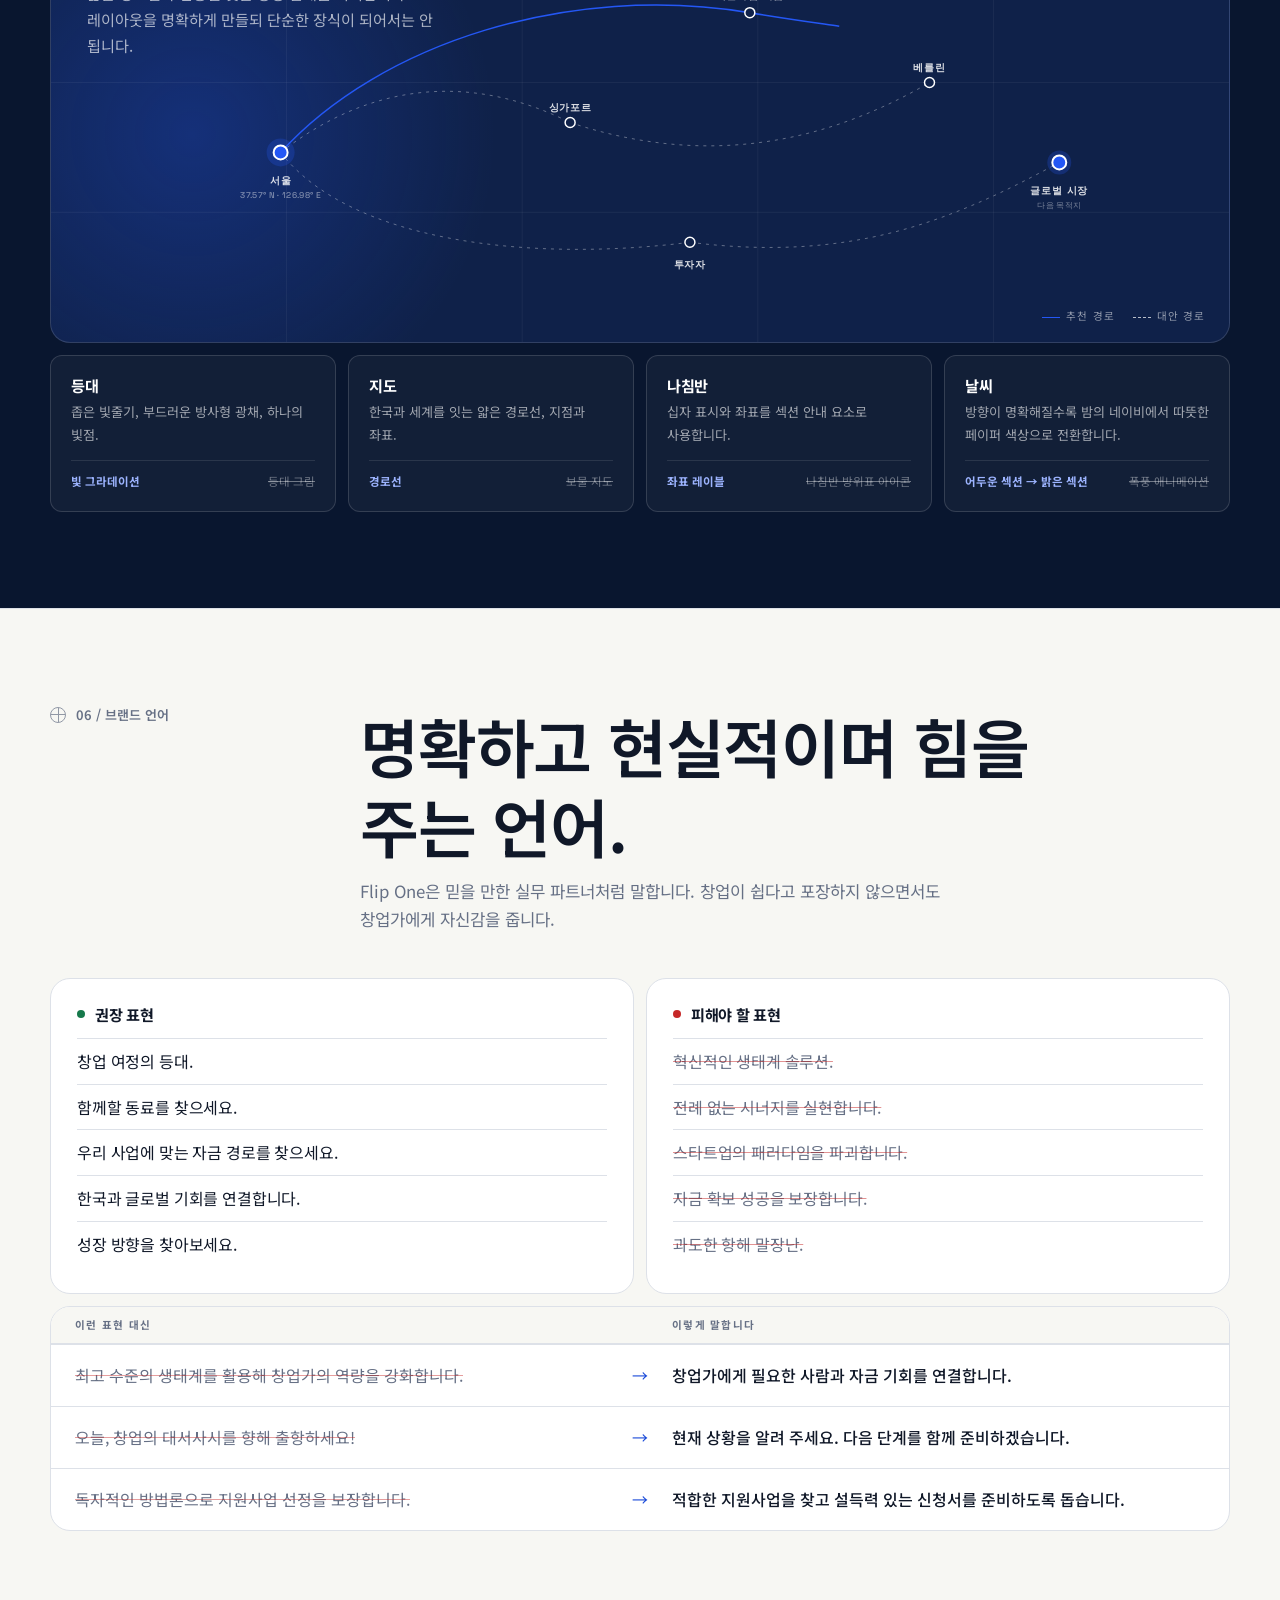
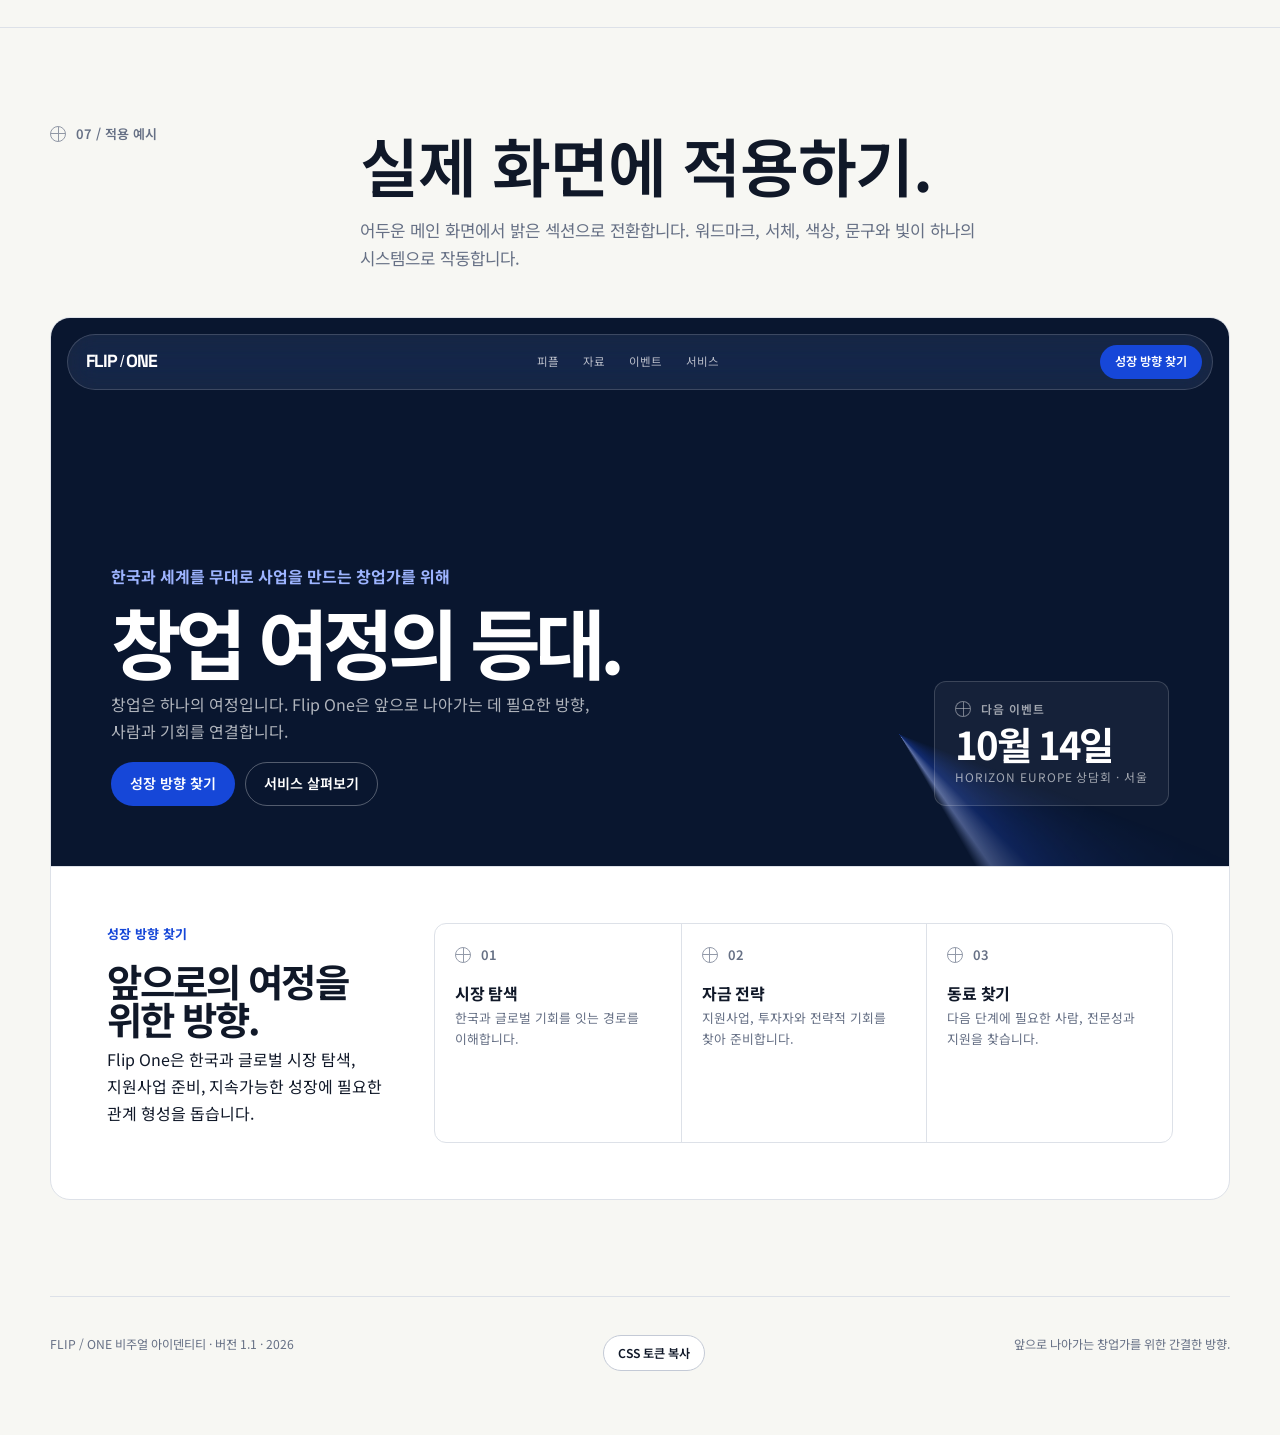
<file: flip-one-brand-kit-ko.html>
<!doctype html>
<html lang="ko">
<head>
  <meta charset="utf-8">
  <meta name="viewport" content="width=device-width, initial-scale=1">
  <meta name="description" content="Flip One 비주얼 아이덴티티와 웹사이트 디자인 가이드.">
  <title>Flip One 브랜드 키트 · 한국어</title>
  <link rel="preconnect" href="https://fonts.googleapis.com">
  <link rel="preconnect" href="https://fonts.gstatic.com" crossorigin>
  <link href="https://fonts.googleapis.com/css2?family=Noto+Sans+KR:wght@400;500;600;700&amp;family=Space+Grotesk:wght@400;500;600;700&amp;display=swap" rel="stylesheet">
  <style>
    :root {
      --blue: #1647d8;
      --blue-bright: #2457f5;
      --blue-soft: #e9efff;
      --navy: #09162f;
      --navy-2: #0f2149;
      --ink: #101828;
      --muted: #667085;
      --line: #dde1e8;
      --line-strong: #c4cad6;
      --paper: #f7f7f3;
      --white: #ffffff;
      --success: #16794b;
      --warning: #d68b18;
      --danger: #c62828;
      --r-sm: 6px;
      --r-md: 12px;
      --r-lg: 20px;
      --max: 1180px;
      --ease: cubic-bezier(.2,.7,.2,1);
    }

    * { box-sizing: border-box; }
    html { scroll-behavior: smooth; }

    body {
      margin: 0;
      background: var(--paper);
      color: var(--ink);
      font-family: "Space Grotesk", Inter, Arial, sans-serif;
      font-size: 16px;
      line-height: 1.55;
      -webkit-font-smoothing: antialiased;
    }

    button, input, textarea { font: inherit; color: inherit; }
    a { color: inherit; }
    h1, h2, h3, h4, p { margin-top: 0; }
    ::selection { background: var(--blue); color: #fff; }

    .shell { width: min(calc(100% - 40px), var(--max)); margin: 0 auto; }

    .eyebrow {
      margin: 0 0 16px;
      color: var(--blue);
      font-size: 0.72rem;
      font-weight: 700;
      letter-spacing: 0.16em;
      text-transform: uppercase;
    }

    .coord {
      display: inline-flex;
      gap: 10px;
      align-items: center;
      color: var(--muted);
      font-size: 0.7rem;
      font-weight: 600;
      letter-spacing: 0.12em;
      text-transform: uppercase;
      font-variant-numeric: tabular-nums;
    }
    .coord::before {
      content: "";
      width: 14px;
      height: 14px;
      border: 1px solid currentColor;
      border-radius: 50%;
      background:
        linear-gradient(currentColor, currentColor) center/1px 100% no-repeat,
        linear-gradient(currentColor, currentColor) center/100% 1px no-repeat;
      opacity: .7;
    }

    /* ---------- Top bar ---------- */
    .topbar {
      position: sticky;
      z-index: 20;
      top: 14px;
      display: flex;
      align-items: center;
      justify-content: space-between;
      width: min(calc(100% - 40px), var(--max));
      margin: 14px auto 0;
      padding: 8px 8px 8px 18px;
      border: 1px solid rgba(255,255,255,0.18);
      border-radius: 999px;
      background: rgba(9,22,47,0.62);
      color: #fff;
      backdrop-filter: blur(14px) saturate(140%);
      -webkit-backdrop-filter: blur(14px) saturate(140%);
      transition: background .3s var(--ease), color .3s var(--ease), border-color .3s var(--ease);
    }
    .topbar.is-light {
      border-color: var(--line);
      background: rgba(255,255,255,0.78);
      color: var(--ink);
    }
    .topbar nav { display: flex; gap: 2px; }
    .topbar nav a {
      padding: 8px 12px;
      border-radius: 999px;
      color: inherit;
      opacity: .7;
      font-size: 0.76rem;
      font-weight: 600;
      text-decoration: none;
      transition: opacity .15s, background .15s;
    }
    .topbar nav a:hover, .topbar nav a:focus-visible, .topbar nav a.is-active {
      opacity: 1;
      background: rgba(36,87,245,0.16);
      outline: none;
    }
    .topbar.is-light nav a:hover, .topbar.is-light nav a:focus-visible, .topbar.is-light nav a.is-active {
      background: var(--blue-soft);
      color: var(--blue);
    }
    .topbar .wordmark { color: inherit; }

    /* ---------- Wordmark ---------- */
    .wordmark {
      display: inline-flex;
      align-items: baseline;
      color: var(--blue);
      font-size: 1.1rem;
      font-weight: 700;
      letter-spacing: -0.055em;
      line-height: 1;
      text-decoration: none;
      white-space: nowrap;
    }
    .wordmark__slash {
      margin: 0 0.14em 0 0.18em;
      font-family: Arial, sans-serif;
      font-size: 0.9em;
      font-weight: 400;
      transform: translateY(-0.025em);
    }

    /* ---------- Hero (night) ---------- */
    .hero {
      position: relative;
      margin-top: -68px;
      padding: 150px 0 0;
      background: var(--navy);
      color: #fff;
      overflow: hidden;
    }
    .hero__grid {
      display: grid;
      grid-template-columns: 1.05fr 0.95fr;
      gap: clamp(32px, 6vw, 80px);
      align-items: end;
      padding-bottom: 72px;
    }
    .hero .eyebrow { color: #9db4ff; }
    .hero h1 {
      max-width: 720px;
      margin-bottom: 22px;
      font-size: clamp(3.4rem, 8.4vw, 7.6rem);
      font-weight: 600;
      letter-spacing: -0.075em;
      line-height: 0.9;
    }
    .hero h1 em { font-style: normal; color: #9db4ff; }
    .hero__summary {
      max-width: 480px;
      color: rgba(255,255,255,0.68);
      font-size: clamp(1.05rem, 2vw, 1.3rem);
      line-height: 1.5;
    }
    .hero__meta {
      display: flex;
      flex-wrap: wrap;
      gap: 24px;
      margin-top: 36px;
      color: rgba(255,255,255,0.55);
    }
    .hero__meta .coord { color: inherit; }

    .beam-stage {
      position: relative;
      aspect-ratio: 5 / 4;
      overflow: hidden;
      border: 1px solid rgba(255,255,255,0.12);
      border-radius: var(--r-lg);
      background:
        radial-gradient(circle at 18% 78%, rgba(36,87,245,0.35), transparent 32%),
        linear-gradient(160deg, #0d1d3d, var(--navy) 70%);
      isolation: isolate;
    }
    .beam-stage__grid {
      position: absolute; inset: 0;
      background-image:
        linear-gradient(rgba(255,255,255,0.05) 1px, transparent 1px),
        linear-gradient(90deg, rgba(255,255,255,0.05) 1px, transparent 1px);
      background-size: 48px 48px;
      mask-image: radial-gradient(circle at 18% 78%, #000 20%, transparent 75%);
      -webkit-mask-image: radial-gradient(circle at 18% 78%, #000 20%, transparent 75%);
    }
    .beam {
      position: absolute;
      left: 18%; top: 78%;
      width: 240%; aspect-ratio: 1;
      transform: translate(-50%, -50%) rotate(-18deg);
      background: conic-gradient(from -90deg at 50% 50%,
        transparent 0deg,
        transparent 318deg,
        rgba(36,87,245,0.18) 336deg,
        rgba(157,180,255,0.55) 350deg,
        rgba(255,255,255,0.92) 356deg,
        rgba(157,180,255,0.55) 360deg);
      mask-image: radial-gradient(circle, #000 0%, rgba(0,0,0,.6) 22%, transparent 48%);
      -webkit-mask-image: radial-gradient(circle, #000 0%, rgba(0,0,0,.6) 22%, transparent 48%);
      animation: sweep 16s var(--ease) infinite;
      will-change: transform;
    }
    @keyframes sweep {
      0%   { transform: translate(-50%, -50%) rotate(-30deg); }
      50%  { transform: translate(-50%, -50%) rotate(12deg); }
      100% { transform: translate(-50%, -50%) rotate(-30deg); }
    }
    .beam-origin {
      position: absolute;
      left: 18%; top: 78%;
      width: 10px; height: 10px;
      border-radius: 50%;
      background: #fff;
      transform: translate(-50%, -50%);
      box-shadow: 0 0 0 7px rgba(255,255,255,0.08), 0 0 0 16px rgba(255,255,255,0.04), 0 0 36px rgba(164,190,255,0.9);
    }
    .beam-origin::after {
      content: "";
      position: absolute;
      inset: -30px;
      border-radius: 50%;
      border: 1px solid rgba(255,255,255,0.18);
      animation: pulse 3.2s ease-out infinite;
    }
    @keyframes pulse {
      0% { transform: scale(.4); opacity: 1; }
      100% { transform: scale(1.5); opacity: 0; }
    }
    .beam-target {
      position: absolute;
      right: 14%; top: 26%;
      display: grid; gap: 6px;
      color: rgba(255,255,255,0.8);
      font-size: 0.68rem;
      letter-spacing: 0.12em;
      text-transform: uppercase;
    }
    .beam-target::before {
      content: "";
      width: 12px; height: 12px;
      border-radius: 50%;
      border: 2px solid #fff;
      background: var(--blue-bright);
      box-shadow: 0 0 18px rgba(36,87,245,0.9);
      margin-left: auto;
    }
    .beam-stage__label {
      position: absolute;
      left: 22px; bottom: 18px;
      margin: 0;
      color: rgba(255,255,255,0.55);
      font-size: 0.68rem;
      letter-spacing: 0.12em;
      text-transform: uppercase;
    }

    /* Journey strip: the dawn transition */
    .journey {
      background: linear-gradient(180deg, var(--navy) 0%, var(--navy) 50%, var(--paper) 50%);
    }
    .journey__row {
      display: grid;
      grid-template-columns: repeat(4, 1fr);
      overflow: hidden;
      border: 1px solid var(--line);
      border-radius: var(--r-lg);
      background: var(--white);
    }
    .stage {
      position: relative;
      padding: 26px 24px 24px;
      border-left: 1px solid var(--line);
      transition: background .3s var(--ease);
    }
    .stage:first-child { border-left: 0; }
    .stage:hover { background: var(--blue-soft); }
    .stage__n { display: block; margin-bottom: 26px; color: var(--muted); font-size: 0.7rem; font-weight: 700; letter-spacing: 0.12em; }
    .stage h3 { margin-bottom: 6px; font-size: 1.25rem; letter-spacing: -0.03em; }
    .stage p { margin: 0; color: var(--muted); font-size: 0.86rem; }
    .stage__bar {
      position: absolute; left: 0; right: 0; top: 0; height: 3px;
      background: linear-gradient(90deg, var(--navy), var(--blue));
      transform-origin: left;
      transform: scaleX(var(--p, 0));
    }
    .stage:nth-child(1) { --p: .25; }
    .stage:nth-child(2) { --p: .5; }
    .stage:nth-child(3) { --p: .75; }
    .stage:nth-child(4) { --p: 1; }

    /* ---------- Sections ---------- */
    .section { padding: 96px 0; border-top: 1px solid var(--line); }
    .section--dark { background: var(--navy); color: #fff; border-top: 0; }
    .section--dark .section__lead { color: rgba(255,255,255,0.65); }
    .section--dark .coord { color: rgba(255,255,255,0.6); }
    .section--dark .eyebrow { color: #9db4ff; }
    .section__head {
      display: grid;
      grid-template-columns: 0.32fr 1fr;
      gap: 32px;
      align-items: start;
      margin-bottom: 44px;
    }
    h2 {
      max-width: 760px;
      margin-bottom: 12px;
      font-size: clamp(2rem, 5vw, 4.2rem);
      font-weight: 600;
      letter-spacing: -0.06em;
      line-height: 0.98;
    }
    .section__lead { max-width: 640px; margin-bottom: 0; color: var(--muted); font-size: 1.05rem; }

    .panel {
      border: 1px solid var(--line);
      border-radius: var(--r-lg);
      background: var(--white);
      overflow: hidden;
    }
    .panel__bar {
      display: flex;
      flex-wrap: wrap;
      align-items: center;
      justify-content: space-between;
      gap: 14px;
      padding: 12px 16px;
      border-bottom: 1px solid var(--line);
      background: var(--paper);
    }

    /* Controls */
    .ctl { display: flex; flex-wrap: wrap; align-items: center; gap: 8px 14px; font-size: 0.78rem; color: var(--muted); }
    .ctl label { display: inline-flex; align-items: center; gap: 8px; }
    .ctl input[type=range] { width: 120px; accent-color: var(--blue); }
    .seg { display: inline-flex; border: 1px solid var(--line); border-radius: 999px; background: var(--white); padding: 2px; }
    .seg button {
      padding: 5px 11px;
      border: 0;
      border-radius: 999px;
      background: transparent;
      color: var(--muted);
      font-size: 0.74rem;
      font-weight: 600;
      cursor: pointer;
    }
    .seg button[aria-pressed=true] { background: var(--ink); color: #fff; }
    .seg button:focus-visible { outline: 2px solid var(--blue); outline-offset: 1px; }
    .chk { position: relative; width: 34px; height: 20px; border-radius: 999px; background: var(--line-strong); appearance: none; cursor: pointer; transition: background .2s; }
    .chk::after { content: ""; position: absolute; top: 2px; left: 2px; width: 16px; height: 16px; border-radius: 50%; background: #fff; transition: transform .2s var(--ease); }
    .chk:checked { background: var(--blue); }
    .chk:checked::after { transform: translateX(14px); }
    .chk:focus-visible { outline: 2px solid var(--blue); outline-offset: 2px; }

    /* Identity playground */
    .playground {
      position: relative;
      min-height: 380px;
      display: grid;
      place-items: center;
      padding: 56px;
      background-color: var(--white);
      background-image:
        linear-gradient(var(--grid-c, rgba(16,24,40,0.06)) 1px, transparent 1px),
        linear-gradient(90deg, var(--grid-c, rgba(16,24,40,0.06)) 1px, transparent 1px);
      background-size: 24px 24px;
      background-position: center;
      transition: background-color .3s var(--ease);
    }
    .playground[data-theme=white-blue] { background-color: var(--blue); --grid-c: rgba(255,255,255,0.12); }
    .playground[data-theme=white-navy] { background-color: var(--navy); --grid-c: rgba(255,255,255,0.08); }
    .playground[data-theme=ink-paper] { background-color: var(--paper); }
    .playground[data-theme=white-blue] .wordmark,
    .playground[data-theme=white-navy] .wordmark { color: #fff; }
    .playground[data-theme=ink-paper] .wordmark { color: var(--ink); }
    .clear-space { position: relative; padding: 0.72em; }
    .clear-space::before {
      content: "";
      position: absolute; inset: 0;
      border: 1px dashed rgba(36,87,245,0.0);
      transition: border-color .2s;
      pointer-events: none;
    }
    .playground[data-theme=white-blue] .clear-space::before,
    .playground[data-theme=white-navy] .clear-space::before { border-color: rgba(255,255,255,0); }
    .playground.show-space .clear-space::before { border-color: rgba(36,87,245,0.7); }
    .playground.show-space[data-theme=white-blue] .clear-space::before,
    .playground.show-space[data-theme=white-navy] .clear-space::before { border-color: rgba(255,255,255,0.6); }
    .clear-space .i-mark {
      position: absolute;
      display: none;
      width: 0.13em; height: 0.72em;
      background: var(--blue-bright);
      opacity: .6;
    }
    .playground.show-space .i-mark { display: block; }
    .i-mark--t { top: 0; left: 50%; transform: translateX(-50%); }
    .i-mark--b { bottom: 0; left: 50%; transform: translateX(-50%); }
    .i-mark--l { left: 0; top: 50%; transform: translateY(-50%) rotate(90deg); transform-origin: center; width: 0.13em; }
    .i-mark--r { right: 0; top: 50%; transform: translateY(-50%) rotate(90deg); }
    .playground__hint {
      position: absolute; left: 18px; bottom: 14px;
      margin: 0; color: var(--muted); font-size: 0.68rem; letter-spacing: 0.1em; text-transform: uppercase;
    }
    .playground[data-theme=white-blue] .playground__hint,
    .playground[data-theme=white-navy] .playground__hint { color: rgba(255,255,255,0.55); }

    .variants {
      display: grid;
      grid-template-columns: repeat(6, 1fr);
      gap: 12px;
      margin-top: 12px;
    }
    .variant {
      position: relative;
      display: grid;
      place-items: center;
      min-height: 130px;
      padding: 22px 16px 30px;
      border: 1px solid var(--line);
      border-radius: var(--r-md);
      background: var(--white);
      overflow: hidden;
    }
    .variant .wordmark { font-size: 1.6rem; }
    .variant__tag {
      position: absolute; left: 12px; bottom: 10px;
      display: inline-flex; align-items: center; gap: 6px;
      font-size: 0.64rem; font-weight: 700; letter-spacing: 0.1em; text-transform: uppercase; color: var(--muted);
    }
    .variant__tag::before { content: ""; width: 7px; height: 7px; border-radius: 50%; background: var(--success); }
    .variant--no .variant__tag::before { background: var(--danger); }
    .variant--no .variant__tag { color: var(--danger); }
    .variant--no::after {
      content: "";
      position: absolute; inset: 0;
      background: linear-gradient(to top right, transparent calc(50% - 1px), var(--danger) calc(50% - 1px), var(--danger) calc(50% + 1px), transparent calc(50% + 1px));
      opacity: .35;
      pointer-events: none;
    }
    .variant--blue { background: var(--blue); }
    .variant--blue .wordmark { color: #fff; }
    .variant--navy { background: var(--navy); }
    .variant--navy .wordmark { color: #fff; }
    .variant--navy .variant__tag, .variant--blue .variant__tag { color: rgba(255,255,255,0.7); }
    .variant--mono .wordmark { color: var(--ink); }
    .variant .wordmark--stretch { transform: scaleX(1.5); }
    .variant .wordmark--outline { color: transparent; -webkit-text-stroke: 1.5px var(--blue); }
    .variant .wordmark--rotate { transform: rotate(-12deg); }
    .variant .wordmark--shadow { text-shadow: 3px 4px 0 rgba(36,87,245,0.35); }
    .variant .wordmark--wrongslash .wordmark__slash { font-family: "Space Grotesk"; font-weight: 700; }

    .variants--expressive { grid-template-columns: 1fr 1fr; margin-top: 12px; }
    .variants--expressive .variant { min-height: 220px; }
    .variants--expressive .wordmark { font-size: clamp(2.2rem, 5vw, 4.2rem); }
    .variant--dark { background: radial-gradient(circle at 30% 10%, rgba(255,255,255,0.1), transparent 28%), #080b11; }
    .variant--dark .variant__tag { color: rgba(255,255,255,0.6); }
    .wordmark--metal, .wordmark--liquid {
      color: transparent;
      background-clip: text;
      -webkit-background-clip: text;
      -webkit-text-fill-color: transparent;
    }
    .wordmark--metal {
      background-image: linear-gradient(108deg, #4d535b 0%, #dce2e7 18%, #737a83 32%, #fff 48%, #686f78 63%, #c9d0d6 81%, #343940 100%);
      filter: drop-shadow(0 1px 0 rgba(255,255,255,0.85)) drop-shadow(0 9px 16px rgba(9,22,47,0.18));
    }
    .wordmark--liquid {
      background-image: linear-gradient(115deg, #20242b 0%, #f8fbff 10%, #66717d 19%, #fff 28%, #292f38 39%, #bdc8d1 51%, #fff 59%, #4c5661 71%, #e6edf3 82%, #1b2027 100%);
      background-size: 260% 100%;
      filter: drop-shadow(0 0 1px #fff) drop-shadow(0 10px 22px rgba(0,0,0,0.4));
      animation: liquid-sheen 5.5s cubic-bezier(.45,0,.55,1) infinite alternate;
    }
    @keyframes liquid-sheen {
      from { background-position: 0% 50%; }
      to { background-position: 100% 50%; }
    }

    .rules { display: grid; grid-template-columns: repeat(3, 1fr); gap: 0; margin-top: 12px; border: 1px solid var(--line); border-radius: var(--r-lg); background: var(--white); overflow: hidden; }
    .rule { padding: 24px; border-left: 1px solid var(--line); }
    .rule:first-child { border-left: 0; }
    .rule h3 { margin-bottom: 8px; font-size: 0.95rem; }
    .rule p { margin: 0; color: var(--muted); font-size: 0.86rem; }

    /* ---------- Colour ---------- */
    .swatches { display: grid; grid-template-columns: repeat(4, 1fr); gap: 12px; }
    .swatch {
      position: relative;
      display: flex; flex-direction: column; justify-content: space-between;
      min-height: 260px;
      padding: 18px;
      border: 1px solid rgba(16,24,40,0.08);
      border-radius: var(--r-md);
      cursor: pointer;
      text-align: left;
      transition: transform .2s var(--ease);
    }
    .swatch:hover { transform: translateY(-3px); }
    .swatch:focus-visible { outline: 2px solid var(--blue); outline-offset: 3px; }
    .swatch strong { display: block; font-size: 1.05rem; letter-spacing: -0.02em; }
    .swatch .swatch__role { font-size: 0.76rem; opacity: .72; }
    .swatch__hex { font-size: 0.8rem; font-weight: 600; letter-spacing: 0.06em; font-variant-numeric: tabular-nums; }
    .swatch__ratios { display: flex; gap: 6px; margin-top: 10px; }
    .ratio {
      display: inline-flex; align-items: center; gap: 5px;
      padding: 4px 8px;
      border-radius: 999px;
      border: 1px solid currentColor;
      font-size: 0.64rem; font-weight: 700; letter-spacing: 0.06em;
      opacity: .8;
    }
    .ratio i { font-style: normal; display: inline-block; width: 9px; height: 9px; border-radius: 50%; border: 1px solid currentColor; }
    .swatch__copied {
      position: absolute; top: 14px; right: 14px;
      padding: 4px 8px; border-radius: 999px;
      background: rgba(16,24,40,0.9); color: #fff;
      font-size: 0.64rem; font-weight: 700; letter-spacing: 0.08em; text-transform: uppercase;
      opacity: 0; transform: translateY(-4px);
      transition: opacity .2s, transform .2s;
    }
    .swatch.is-copied .swatch__copied { opacity: 1; transform: none; }
    .swatch--blue { background: var(--blue); color: #fff; }
    .swatch--navy { background: var(--navy); color: #fff; }
    .swatch--paper { background: var(--paper); }
    .swatch--soft { background: var(--blue-soft); color: var(--blue); }
    .swatches--neutral { grid-template-columns: repeat(6, 1fr); margin-top: 12px; }
    .swatches--neutral .swatch { min-height: 150px; }
    .swatch--white { background: #fff; }
    .swatch--ink { background: var(--ink); color: #fff; }
    .swatch--muted { background: var(--muted); color: #fff; }
    .swatch--line { background: var(--line); }
    .swatch--success { background: var(--success); color: #fff; }
    .swatch--warning { background: var(--warning); color: #fff; }

    .proportion { margin-top: 36px; }
    .proportion__bar { display: flex; height: 54px; overflow: hidden; border-radius: var(--r-md); border: 1px solid var(--line); }
    .proportion__bar span { display: grid; place-items: center; font-size: 0.7rem; font-weight: 700; letter-spacing: 0.08em; }
    .proportion__legend { display: flex; flex-wrap: wrap; gap: 8px 22px; margin-top: 12px; color: var(--muted); font-size: 0.8rem; }
    .proportion__legend b { color: var(--ink); }

    /* ---------- Type ---------- */
    .tester__preview {
      padding: clamp(28px, 5vw, 56px);
      min-height: 320px;
      display: grid;
      align-content: center;
      overflow-wrap: anywhere;
      font-weight: var(--w, 600);
      font-size: var(--s, 72px);
      letter-spacing: var(--t, -0.07em);
      line-height: var(--lh, 0.95);
      outline: none;
      transition: font-weight .1s;
    }
    .tester__preview:focus { box-shadow: inset 0 0 0 2px var(--blue-soft); }
    .type-grid { display: grid; grid-template-columns: 1fr 1fr; gap: 12px; margin-top: 12px; }
    .type-card { padding: 24px; border: 1px solid var(--line); border-radius: var(--r-lg); background: var(--white); }
    .type-card h3 { margin-bottom: 4px; font-size: 0.95rem; }
    .type-card > p { margin-bottom: 0; color: var(--muted); font-size: 0.82rem; }
    .glyphs {
      margin-top: 18px;
      font-size: clamp(2.2rem, 5vw, 3.6rem);
      font-weight: 500;
      letter-spacing: -0.04em;
      line-height: 1.05;
      word-break: break-all;
    }
    .glyphs b { color: var(--blue); font-weight: 700; }
    .ladder { display: grid; margin-top: 12px; }
    .ladder__row {
      display: grid; grid-template-columns: 1fr auto; align-items: baseline; gap: 20px;
      padding: 12px 0; border-bottom: 1px solid var(--line);
    }
    .ladder__row:last-child { border-bottom: 0; }
    .ladder__row strong { letter-spacing: -0.04em; line-height: 1; white-space: nowrap; overflow: hidden; text-overflow: ellipsis; }
    .ladder__row span { color: var(--muted); font-size: 0.68rem; letter-spacing: 0.1em; text-transform: uppercase; white-space: nowrap; }

    /* ---------- Components ---------- */
    .comp-grid { display: grid; grid-template-columns: repeat(12, 1fr); gap: 12px; }
    .comp { padding: 22px; border: 1px solid var(--line); border-radius: var(--r-lg); background: var(--white); }
    .comp h3 { margin-bottom: 4px; font-size: 0.95rem; }
    .comp > p { margin-bottom: 16px; color: var(--muted); font-size: 0.82rem; }
    .span-3 { grid-column: span 3; }
    .span-4 { grid-column: span 4; }
    .span-5 { grid-column: span 5; }
    .span-6 { grid-column: span 6; }
    .span-7 { grid-column: span 7; }
    .span-8 { grid-column: span 8; }
    .span-12 { grid-column: span 12; }

    .states { display: grid; grid-template-columns: 64px repeat(4, max-content); gap: 10px 12px; align-items: center; font-size: 0.68rem; overflow-x: auto; padding-bottom: 4px; }
    .states .button { min-height: 38px; padding: 0 13px; font-size: 0.76rem; }
    .states__h { color: var(--muted); font-weight: 700; letter-spacing: 0.1em; text-transform: uppercase; }
    .button {
      display: inline-flex; align-items: center; justify-content: center; gap: 8px;
      min-height: 44px; padding: 0 18px;
      border: 1px solid transparent; border-radius: 999px;
      font-size: 0.88rem; font-weight: 600; text-decoration: none; cursor: pointer;
      transition: transform .16s var(--ease), background .16s, box-shadow .16s, border-color .16s;
      white-space: nowrap;
    }
    .button:hover, .button.is-hover { transform: translateY(-1px); }
    .button:focus-visible, .button.is-focus { outline: none; box-shadow: 0 0 0 3px var(--white), 0 0 0 5px var(--blue); }
    .button:disabled, .button.is-disabled { opacity: .45; cursor: not-allowed; transform: none; }
    .button--primary { background: var(--blue); color: #fff; }
    .button--primary:hover, .button--primary.is-hover { background: var(--blue-bright); }
    .button--secondary { border-color: var(--line-strong); background: var(--white); color: var(--ink); }
    .button--secondary:hover, .button--secondary.is-hover { border-color: var(--ink); }
    .button--text { color: var(--blue); padding: 0 6px; }
    .button--text:hover, .button--text.is-hover { text-decoration: underline; text-underline-offset: 4px; transform: none; }
    .button--ghost { border-color: rgba(255,255,255,0.3); color: #fff; }
    .button--ghost:hover { border-color: #fff; }
    .button-row { display: flex; flex-wrap: wrap; gap: 10px; }
    .arrow { display: inline-block; transition: transform .16s var(--ease); }
    .button:hover .arrow { transform: translateX(3px); }

    .field {
      display: flex; align-items: center; gap: 10px;
      padding: 6px 6px 6px 16px;
      border: 1px solid var(--line-strong);
      border-radius: 999px;
      background: var(--white);
      transition: border-color .15s, box-shadow .15s;
    }
    .field:focus-within { border-color: var(--blue); box-shadow: 0 0 0 4px var(--blue-soft); }
    .field input { flex: 1; min-width: 0; border: 0; background: transparent; outline: none; font-size: 0.92rem; }
    .field input::placeholder { color: var(--muted); }
    .field .button { min-height: 38px; padding: 0 12px; font-size: 0.76rem; }

    .tags { display: flex; flex-wrap: wrap; gap: 8px; }
    .tag {
      padding: 6px 11px; border-radius: 999px;
      border: 1px solid transparent;
      background: var(--blue-soft); color: var(--blue);
      font-size: 0.72rem; font-weight: 600; cursor: pointer;
      transition: background .15s, color .15s, border-color .15s;
    }
    .tag[aria-pressed=true] { background: var(--blue); color: #fff; }
    .tag:hover { border-color: var(--blue); }
    .tag--quiet { background: var(--paper); color: var(--muted); border-color: var(--line); }

    .person {
      display: grid; grid-template-columns: 56px 1fr; gap: 14px; align-items: start;
      padding: 18px;
      border: 1px solid var(--line); border-radius: var(--r-md);
      background: var(--white);
      transition: border-color .2s, transform .2s var(--ease);
    }
    .person:hover { border-color: var(--blue); transform: translateY(-2px); }
    .person__avatar {
      width: 56px; height: 56px; border-radius: 50%;
      display: grid; place-items: center;
      background: linear-gradient(145deg, var(--blue-soft), #b9c8ff);
      color: var(--blue); font-weight: 700; font-size: 0.9rem; letter-spacing: -0.03em;
    }
    .person__name { margin: 0; font-size: 1.05rem; letter-spacing: -0.02em; }
    .person__meta { margin: 2px 0 12px; color: var(--muted); font-size: 0.8rem; }
    .person__meta .coord { font-size: 0.62rem; margin-left: 8px; }
    .person .tags .tag { font-size: 0.68rem; padding: 5px 9px; cursor: default; }

    .event { display: grid; grid-template-columns: 56px 1fr auto; gap: 16px; align-items: center; padding: 16px 0; border-top: 1px solid var(--line); }
    .event:first-of-type { border-top: 0; padding-top: 0; }
    .event__date { line-height: 1; }
    .event__date b { display: block; font-size: 1.8rem; letter-spacing: -0.06em; }
    .event__date span { font-size: 0.66rem; font-weight: 700; letter-spacing: 0.12em; text-transform: uppercase; color: var(--muted); }
    .event h4 { margin: 0 0 3px; font-size: 1rem; letter-spacing: -0.02em; }
    .event p { margin: 0; color: var(--muted); font-size: 0.8rem; }
    .event .button { min-height: 36px; padding: 0 14px; font-size: 0.78rem; }

    .resource { display: grid; gap: 10px; padding: 18px; border: 1px solid var(--line); border-radius: var(--r-md); background: var(--white); transition: border-color .2s; }
    .resource:hover { border-color: var(--blue); }
    .resource__thumb { height: 90px; border-radius: var(--r-sm); background: linear-gradient(135deg, var(--navy), var(--blue)); position: relative; overflow: hidden; }
    .resource__thumb::after { content: ""; position: absolute; left: -10%; top: 40%; width: 120%; height: 1px; background: rgba(255,255,255,0.5); transform: rotate(-8deg); }
    .resource h4 { margin: 0; font-size: 1rem; letter-spacing: -0.02em; line-height: 1.25; }
    .resource .meta { display: flex; justify-content: space-between; color: var(--muted); font-size: 0.7rem; letter-spacing: 0.08em; text-transform: uppercase; }

    .glass-demo {
      position: relative; min-height: 150px;
      display: grid; place-items: center;
      overflow: hidden; border-radius: var(--r-md);
      background:
        radial-gradient(circle at 20% 20%, #587ef2 0 10%, transparent 11%),
        radial-gradient(circle at 80% 75%, #a9bfff 0 13%, transparent 14%),
        linear-gradient(135deg, #102450, #1647d8);
    }
    .glass-demo__surface {
      display: flex; align-items: center; gap: 14px;
      width: min(86%, 300px);
      padding: 10px 10px 10px 16px;
      border: 1px solid rgba(255,255,255,0.4); border-radius: 999px;
      background: rgba(255,255,255,0.14);
      color: #fff; font-size: 0.8rem; font-weight: 600;
      box-shadow: inset 0 1px 0 rgba(255,255,255,0.4), 0 16px 36px rgba(0,0,0,0.2);
      backdrop-filter: blur(14px) saturate(160%);
      -webkit-backdrop-filter: blur(14px) saturate(160%);
    }
    .glass-demo__surface span { flex: 1; opacity: .85; }
    .glass-demo__surface i { display: grid; place-items: center; width: 30px; height: 30px; border-radius: 50%; background: #fff; color: var(--blue); font-style: normal; font-weight: 700; }

    /* ---------- Chart (metaphor) ---------- */
    .chart {
      position: relative;
      border: 1px solid rgba(255,255,255,0.14);
      border-radius: var(--r-lg);
      background:
        radial-gradient(circle at 12% 60%, rgba(36,87,245,0.28), transparent 28%),
        var(--navy-2);
      overflow: hidden;
    }
    .chart svg { display: block; width: 100%; height: auto; }
    .chart__copy { position: absolute; top: 32px; left: 36px; max-width: 380px; }
    .chart__copy h3 { margin-bottom: 8px; font-size: clamp(1.8rem, 3.6vw, 3rem); letter-spacing: -0.055em; line-height: 1; }
    .chart__copy p { margin: 0; color: rgba(255,255,255,0.65); font-size: 0.95rem; }
    .chart__legend { position: absolute; right: 24px; bottom: 18px; display: flex; gap: 18px; color: rgba(255,255,255,0.55); font-size: 0.66rem; letter-spacing: 0.1em; text-transform: uppercase; }
    .chart__legend i { display: inline-block; width: 18px; border-top: 1px dashed rgba(255,255,255,0.7); vertical-align: middle; margin-right: 6px; }
    .chart__legend i.solid { border-top: 1.5px solid var(--blue-bright); }
    .route { fill: none; stroke: rgba(255,255,255,0.35); stroke-width: 1; stroke-dasharray: 3 5; }
    .route--main { stroke: var(--blue-bright); stroke-width: 1.5; stroke-dasharray: 600; stroke-dashoffset: 600; }
    .chart.is-in .route--main { animation: draw 2.4s var(--ease) forwards; }
    @keyframes draw { to { stroke-dashoffset: 0; } }
    .node { fill: var(--navy-2); stroke: #fff; stroke-width: 1.5; }
    .node--hub { fill: var(--blue-bright); stroke: #fff; stroke-width: 2; }
    .node-glow { fill: var(--blue-bright); opacity: .25; }
    .chart.is-in .node-glow { animation: glow 3s ease-out infinite; transform-origin: center; transform-box: fill-box; }
    @keyframes glow { 0% { transform: scale(.5); opacity: .5; } 100% { transform: scale(2.2); opacity: 0; } }
    .lbl { fill: rgba(255,255,255,0.85); font: 600 10px/1 "Space Grotesk", Arial, sans-serif; letter-spacing: 0.08em; text-transform: uppercase; }
    .lbl--c { fill: rgba(255,255,255,0.45); font-weight: 500; letter-spacing: 0.04em; font-size: 8.5px; }
    .gridline { stroke: rgba(255,255,255,0.06); stroke-width: 1; }
    .compass { stroke: rgba(255,255,255,0.55); fill: none; stroke-width: 1; }

    .metaphors { display: grid; grid-template-columns: repeat(4, 1fr); gap: 12px; margin-top: 12px; }
    .metaphor { padding: 20px; border: 1px solid rgba(255,255,255,0.14); border-radius: var(--r-md); background: rgba(255,255,255,0.04); }
    .metaphor h3 { margin-bottom: 6px; font-size: 0.95rem; }
    .metaphor p { margin: 0; color: rgba(255,255,255,0.6); font-size: 0.82rem; }
    .metaphor__row { display: flex; justify-content: space-between; gap: 12px; margin-top: 14px; padding-top: 12px; border-top: 1px solid rgba(255,255,255,0.1); font-size: 0.72rem; }
    .metaphor__row b { color: #9db4ff; font-weight: 700; }
    .metaphor__row s { color: rgba(255,255,255,0.4); }

    /* ---------- Voice ---------- */
    .voice-grid { display: grid; grid-template-columns: 1fr 1fr; gap: 12px; }
    .voice { padding: 26px; border: 1px solid var(--line); border-radius: var(--r-lg); background: var(--white); }
    .voice h3 { display: flex; align-items: center; gap: 10px; margin-bottom: 14px; font-size: 0.95rem; }
    .voice h3::before { content: ""; width: 8px; height: 8px; border-radius: 50%; background: var(--success); }
    .voice--avoid h3::before { background: var(--danger); }
    .voice ul { margin: 0; padding-left: 0; list-style: none; }
    .voice li { padding: 10px 0; border-top: 1px solid var(--line); font-size: 1rem; letter-spacing: -0.01em; }
    .voice--avoid li { color: var(--muted); text-decoration: line-through; text-decoration-color: rgba(198,40,40,0.5); }
    .rewrites { margin-top: 12px; border: 1px solid var(--line); border-radius: var(--r-lg); background: var(--white); overflow: hidden; }
    .rewrite { display: grid; grid-template-columns: 1fr 24px 1fr; gap: 20px; align-items: center; padding: 18px 24px; border-top: 1px solid var(--line); }
    .rewrite:first-child { border-top: 0; }
    .rewrite > span:first-child { color: var(--muted); text-decoration: line-through; text-decoration-color: rgba(198,40,40,0.45); }
    .rewrite > i { color: var(--blue); font-style: normal; text-align: center; }
    .rewrite > span:last-child { font-weight: 500; }
    .rewrites__head { display: grid; grid-template-columns: 1fr 24px 1fr; gap: 20px; padding: 10px 24px; background: var(--paper); border-bottom: 1px solid var(--line); color: var(--muted); font-size: 0.66rem; font-weight: 700; letter-spacing: 0.12em; text-transform: uppercase; }

    /* ---------- Application ---------- */
    .app { border-radius: var(--r-lg); overflow: hidden; border: 1px solid var(--line); background: var(--white); }
    .app__night { position: relative; background: var(--navy); color: #fff; overflow: hidden; }
    .app__nav {
      position: relative; z-index: 2;
      display: flex; align-items: center; justify-content: space-between;
      margin: 16px; padding: 10px 10px 10px 18px;
      border: 1px solid rgba(255,255,255,0.16); border-radius: 999px;
      background: rgba(255,255,255,0.07);
      backdrop-filter: blur(14px) saturate(150%);
      -webkit-backdrop-filter: blur(14px) saturate(150%);
    }
    .app__nav .wordmark { color: #fff; }
    .app__nav nav { display: flex; gap: 2px; font-size: 0.72rem; }
    .app__nav nav span { padding: 7px 11px; opacity: .7; }
    .app__nav .button { min-height: 34px; padding: 0 14px; font-size: 0.76rem; }
    .app__hero {
      position: relative;
      display: grid; grid-template-columns: 1.1fr .9fr; gap: 32px; align-items: end;
      min-height: 460px;
      padding: clamp(24px, 5vw, 60px);
    }
    .app__hero .eyebrow { color: #9db4ff; }
    .app__hero h3 { max-width: 640px; margin-bottom: 16px; font-size: clamp(2.6rem, 6vw, 5.6rem); letter-spacing: -0.075em; line-height: 0.9; }
    .app__hero p { max-width: 520px; color: rgba(255,255,255,0.68); font-size: 1rem; }
    .app__beam {
      position: absolute; right: -12%; top: -10%;
      width: 80%; aspect-ratio: 1;
      background: conic-gradient(from 150deg at 50% 50%, transparent 0deg, transparent 320deg, rgba(36,87,245,0.35) 345deg, rgba(157,180,255,0.6) 355deg, transparent 360deg);
      mask-image: radial-gradient(circle, #000 0%, transparent 60%);
      -webkit-mask-image: radial-gradient(circle, #000 0%, transparent 60%);
      pointer-events: none;
    }
    .app__stat { position: relative; z-index: 1; justify-self: end; display: grid; gap: 6px; padding: 18px 20px; border: 1px solid rgba(255,255,255,0.16); border-radius: var(--r-md); background: rgba(255,255,255,0.05); min-width: 220px; }
    .app__stat b { font-size: 2.4rem; letter-spacing: -0.06em; line-height: 1; }
    .app__stat span { color: rgba(255,255,255,0.6); font-size: 0.74rem; letter-spacing: 0.08em; text-transform: uppercase; }
    .app__day { display: grid; grid-template-columns: 0.4fr 1fr; gap: 32px; padding: clamp(24px, 5vw, 56px); border-top: 1px solid var(--line); }
    .app__day h4 { margin: 0 0 8px; font-size: clamp(1.6rem, 3vw, 2.4rem); letter-spacing: -0.05em; line-height: 1; }
    .app__day > p { color: var(--muted); font-size: 0.9rem; margin: 0; }
    .app__cols { display: grid; grid-template-columns: repeat(3, 1fr); border: 1px solid var(--line); border-radius: var(--r-md); overflow: hidden; }
    .app__col { padding: 20px; border-left: 1px solid var(--line); }
    .app__col:first-child { border-left: 0; }
    .app__col .coord { margin-bottom: 18px; }
    .app__col h5 { margin: 0 0 4px; font-size: 1rem; letter-spacing: -0.02em; }
    .app__col p { margin: 0; color: var(--muted); font-size: 0.8rem; }

    /* ---------- Footer ---------- */
    .footer { display: flex; flex-wrap: wrap; justify-content: space-between; gap: 12px 24px; padding: 38px 0 64px; border-top: 1px solid var(--line); color: var(--muted); font-size: 0.76rem; }
    .footer .button { min-height: 36px; padding: 0 14px; font-size: 0.76rem; }

    /* ---------- Reveal ---------- */
    .reveal { opacity: 0; transform: translateY(18px); transition: opacity .7s var(--ease), transform .7s var(--ease); }
    .reveal.is-in { opacity: 1; transform: none; }

    /* ---------- Responsive ---------- */
    @media (max-width: 960px) {
      .variants { grid-template-columns: repeat(3, 1fr); }
      .swatches--neutral { grid-template-columns: repeat(3, 1fr); }
      .comp-grid > * { grid-column: span 6; }
      .metaphors { grid-template-columns: 1fr 1fr; }
      .app__hero { grid-template-columns: 1fr; }
      .app__stat { justify-self: start; }
    }
    @media (max-width: 800px) {
      .topbar nav { display: none; }
      .hero__grid, .section__head, .journey__row, .type-grid, .voice-grid, .app__day, .app__cols, .variants--expressive, .rules { grid-template-columns: 1fr; }
      .stage { border-left: 0; border-top: 1px solid var(--line); }
      .stage:first-child { border-top: 0; }
      .rule { border-left: 0; border-top: 1px solid var(--line); }
      .rule:first-child { border-top: 0; }
      .app__col { border-left: 0; border-top: 1px solid var(--line); }
      .app__col:first-child { border-top: 0; }
      .swatches { grid-template-columns: 1fr 1fr; }
      .comp-grid > * { grid-column: span 12; }
      .chart__copy { position: static; padding: 24px 24px 0; }
      .chart__legend { position: static; padding: 0 24px 18px; }
      .states { grid-template-columns: 70px repeat(2, max-content); }
      .states .col-3, .states .col-4 { display: none; }
      .hero { padding-top: 120px; }
      .app__nav nav { display: none; }
    }
    @media (max-width: 520px) {
      .shell, .topbar { width: min(calc(100% - 24px), var(--max)); }
      .swatches, .swatches--neutral, .variants { grid-template-columns: 1fr 1fr; }
      .metaphors { grid-template-columns: 1fr; }
      .section { padding: 64px 0; }
      .event { grid-template-columns: 56px 1fr; }
      .event .button { display: none; }
      .rewrite, .rewrites__head { grid-template-columns: 1fr; gap: 6px; }
      .rewrite > i { display: none; }
    }

    @media (prefers-reduced-motion: reduce) {
      html { scroll-behavior: auto; }
      *, *::before, *::after { animation: none !important; transition: none !important; }
      .reveal { opacity: 1; transform: none; }
      .route--main { stroke-dashoffset: 0; }
    }
  /* Korean typography: retain the Latin wordmark, loosen Hangul metrics. */
body { font-family:"Noto Sans KR","Space Grotesk",Arial,sans-serif; word-break:keep-all; overflow-wrap:break-word; }
h1,h2,h3,h4,h5 { letter-spacing:-.02em; line-height:1.25; }
p { line-height:1.7; }
.eyebrow,.coord,.stage__n,.variant__tag,.states__h { letter-spacing:0; font-size:13px; }
.wordmark { font-family:"Space Grotesk",Arial,sans-serif; word-break:normal; }
.tester__preview { --t:-.02em; --lh:1.25; }
.ladder__row strong { letter-spacing:-.02em !important; min-width:0; }
.topbar nav { flex-wrap:wrap; }
</style>
</head>
<body>
  <header class="topbar" id="topbar" aria-label="브랜드 키트 내비게이션">
    <a class="wordmark" href="#top" aria-label="Flip One 브랜드 키트 홈"><span>FLIP</span><span class="wordmark__slash">/</span><span>ONE</span></a>
    <nav aria-label="섹션">
      <a href="#identity">아이덴티티</a>
      <a href="#colour">색상</a>
      <a href="#type">서체</a>
      <a href="#components">컴포넌트</a>
      <a href="#metaphor">시각적 은유</a>
      <a href="#voice">브랜드 언어</a>
      <a href="#application">적용 예시</a>
    </nav>
  </header>

  <main id="top">
    <!-- Hero -->
    <section class="hero" aria-labelledby="hero-title">
      <div class="shell hero__grid">
        <div>
          <p class="eyebrow">비주얼 아이덴티티 · 버전 1.1 · 한국어</p>
          <h1 id="hero-title"><em>도전하는</em> 창업가를 위한 방향.</h1>
          <p class="hero__summary">한국과 글로벌 시장, 자금, 사람과 기회를 연결하는 스타트업 플랫폼의 미니멀한 아이덴티티 시스템입니다.</p>
          <div class="hero__meta">
            <span class="coord">37.5665° N · 126.9780° E</span>
            <span class="coord">서울 → 세계</span>
          </div>
        </div>
        <div class="beam-stage" role="img" aria-label="어두운 격자 위에서 목적지를 비추는 추상적인 등대 빛.">
          <div class="beam-stage__grid"></div>
          <div class="beam"></div>
          <div class="beam-origin"></div>
          <div class="beam-target">다음 목적지</div>
          <p class="beam-stage__label">등대를 빛으로 표현하다</p>
        </div>
      </div>
    </section>

    <!-- Journey strip (night to day) -->
    <div class="journey">
      <div class="shell">
        <div class="journey__row reveal" aria-label="브랜드 이야기의 흐름">
          <div class="stage"><span class="stage__bar"></span><span class="stage__n">01 · 밤</span><h3>불확실성</h3><p>창업가는 뚜렷한 방향 없이 홀로 여정을 시작합니다.</p></div>
          <div class="stage"><span class="stage__bar"></span><span class="stage__n">02 · 빛</span><h3>방향</h3><p>한 줄기 빛이 다음 목적지를 밝혀 줍니다.</p></div>
          <div class="stage"><span class="stage__bar"></span><span class="stage__n">03 · 새벽</span><h3>지원</h3><p>자금, 코칭과 파트너가 든든한 동료로 합류합니다.</p></div>
          <div class="stage"><span class="stage__bar"></span><span class="stage__n">04 · 항구</span><h3>커뮤니티</h3><p>여러 배가 함께 새로운 기회를 향해 나아갑니다.</p></div>
        </div>
      </div>
    </div>

    <!-- 01 Identity -->
    <section id="identity" class="section">
      <div class="shell">
        <div class="section__head reveal">
          <span class="coord">01 / 아이덴티티</span>
          <div><h2>연결의 의미를 담은 슬래시.</h2><p class="section__lead">워드마크는 명확하고 기술적이며 긍정적인 인상을 줍니다. 슬래시는 한국과 세계, 창업가와 동료, 불확실성과 방향을 연결합니다. 아래에서 직접 조정해 보세요.</p></div>
        </div>

        <div class="panel reveal">
          <div class="panel__bar">
            <div class="ctl">
              <div class="seg" role="group" aria-label="워드마크 색상 조합" id="wm-theme">
                <button type="button" data-theme="blue-white" aria-pressed="true">흰색 바탕 · 블루</button>
                <button type="button" data-theme="white-blue" aria-pressed="false">블루 바탕 · 흰색</button>
                <button type="button" data-theme="white-navy" aria-pressed="false">네이비 바탕 · 흰색</button>
                <button type="button" data-theme="ink-paper" aria-pressed="false">페이퍼 바탕 · 잉크</button>
              </div>
            </div>
            <div class="ctl">
              <label>크기 <input type="range" id="wm-size" min="24" max="180" value="104" aria-label="워드마크 크기"> <output id="wm-size-out">104px</output></label>
              <label><input type="checkbox" class="chk" id="wm-space"> 최소 여백 표시</label>
            </div>
          </div>
          <div class="playground" id="playground" data-theme="blue-white">
            <span class="clear-space">
              <i class="i-mark i-mark--t" aria-hidden="true"></i><i class="i-mark i-mark--b" aria-hidden="true"></i>
              <i class="i-mark i-mark--l" aria-hidden="true"></i><i class="i-mark i-mark--r" aria-hidden="true"></i>
              <span class="wordmark" id="wm-live" role="img" aria-label="Flip One" style="font-size:104px"><span>FLIP</span><span class="wordmark__slash">/</span><span>ONE</span></span>
            </span>
            <p class="playground__hint">최소 크기 24px · 최소 여백은 대문자 I의 높이</p>
          </div>
        </div>

        <div class="variants reveal" aria-label="워드마크 사용 예시">
          <div class="variant"><span class="wordmark"><span>FLIP</span><span class="wordmark__slash">/</span><span>ONE</span></span><span class="variant__tag">기본</span></div>
          <div class="variant variant--blue"><span class="wordmark"><span>FLIP</span><span class="wordmark__slash">/</span><span>ONE</span></span><span class="variant__tag">반전</span></div>
          <div class="variant variant--mono"><span class="wordmark"><span>FLIP</span><span class="wordmark__slash">/</span><span>ONE</span></span><span class="variant__tag">단색</span></div>
          <div class="variant variant--no"><span class="wordmark wordmark--stretch"><span>FLIP</span><span class="wordmark__slash">/</span><span>ONE</span></span><span class="variant__tag">늘리기 금지</span></div>
          <div class="variant variant--no"><span class="wordmark wordmark--outline"><span>FLIP</span><span class="wordmark__slash">/</span><span>ONE</span></span><span class="variant__tag">외곽선 금지</span></div>
          <div class="variant variant--no"><span class="wordmark wordmark--rotate"><span>FLIP</span><span class="wordmark__slash">/</span><span>ONE</span></span><span class="variant__tag">회전 금지</span></div>
        </div>

        <div class="variants variants--expressive reveal" aria-label="캠페인용 워드마크 변형">
          <div class="variant" style="background:#eef0f3"><span class="wordmark wordmark--metal"><span>FLIP</span><span class="wordmark__slash">/</span><span>ONE</span></span><span class="variant__tag">브러시드 메탈 · 캠페인 전용</span></div>
          <div class="variant variant--dark"><span class="wordmark wordmark--liquid"><span>FLIP</span><span class="wordmark__slash">/</span><span>ONE</span></span><span class="variant__tag">리퀴드 메탈 · 모션 및 소셜</span></div>
        </div>

        <div class="rules reveal">
          <article class="rule"><h3>최소 여백</h3><p>워드마크 사방에 대문자 I 높이 이상의 여백을 확보합니다. 이 영역에는 다른 요소를 배치하지 않습니다.</p></article>
          <article class="rule"><h3>허용 색상</h3><p>밝은 바탕에는 Flip Blue를, Flip Blue와 Deep Navy 바탕에는 흰색을 사용합니다. 인쇄와 단색 표현에는 Ink를 사용합니다.</p></article>
          <article class="rule"><h3>형태 변경 금지</h3><p>늘리기, 외곽선, 그림자, 회전 또는 슬래시 교체를 금합니다. 슬래시는 Arial의 기본 문자로, 글자 크기의 90%를 유지합니다.</p></article>
        </div>
      </div>
    </section>

    <!-- 02 Colour -->
    <section id="colour" class="section">
      <div class="shell">
        <div class="section__head reveal">
          <span class="coord">02 / 색상</span>
          <div><h2>선명한 블루, 차분한 여백.</h2><p class="section__lead">대부분의 배경은 중립색으로 유지합니다. 블루는 방향과 행동을 안내하고, 네이비는 과도한 해양 이미지 없이 깊이를 더합니다. 색상표를 클릭하면 HEX 코드를 복사할 수 있습니다.</p></div>
        </div>

        <div class="swatches reveal" id="swatches">
          <button type="button" class="swatch swatch--blue" data-hex="#1647D8"><div><strong>Flip Blue</strong><span class="swatch__role">대표 색상 · 행동 · 경로</span></div><div><span class="swatch__hex">#1647D8</span><div class="swatch__ratios"></div></div><span class="swatch__copied">복사 완료</span></button>
          <button type="button" class="swatch swatch--navy" data-hex="#09162F"><div><strong>Deep Navy</strong><span class="swatch__role">어두운 섹션 · 대비</span></div><div><span class="swatch__hex">#09162F</span><div class="swatch__ratios"></div></div><span class="swatch__copied">복사 완료</span></button>
          <button type="button" class="swatch swatch--paper" data-hex="#F7F7F3"><div><strong>Warm Paper</strong><span class="swatch__role">기본 배경</span></div><div><span class="swatch__hex">#F7F7F3</span><div class="swatch__ratios"></div></div><span class="swatch__copied">복사 완료</span></button>
          <button type="button" class="swatch swatch--soft" data-hex="#E9EFFF"><div><strong>Signal Blue</strong><span class="swatch__role">강조 · 태그 · 활성 단계</span></div><div><span class="swatch__hex">#E9EFFF</span><div class="swatch__ratios"></div></div><span class="swatch__copied">복사 완료</span></button>
        </div>
        <div class="swatches swatches--neutral reveal">
          <button type="button" class="swatch swatch--white" data-hex="#FFFFFF"><strong>White</strong><div><span class="swatch__hex">#FFFFFF</span></div><span class="swatch__copied">복사 완료</span></button>
          <button type="button" class="swatch swatch--ink" data-hex="#101828"><strong>Ink</strong><div><span class="swatch__hex">#101828</span></div><span class="swatch__copied">복사 완료</span></button>
          <button type="button" class="swatch swatch--muted" data-hex="#667085"><strong>Muted</strong><div><span class="swatch__hex">#667085</span></div><span class="swatch__copied">복사 완료</span></button>
          <button type="button" class="swatch swatch--line" data-hex="#DDE1E8"><strong>Line</strong><div><span class="swatch__hex">#DDE1E8</span></div><span class="swatch__copied">복사 완료</span></button>
          <button type="button" class="swatch swatch--success" data-hex="#16794B"><strong>Success</strong><div><span class="swatch__hex">#16794B</span></div><span class="swatch__copied">복사 완료</span></button>
          <button type="button" class="swatch swatch--warning" data-hex="#D68B18"><strong>Warning</strong><div><span class="swatch__hex">#D68B18</span></div><span class="swatch__copied">복사 완료</span></button>
        </div>

        <div class="proportion reveal">
          <p class="eyebrow">일반 페이지의 색상 사용 비율</p>
          <div class="proportion__bar" aria-label="색상 비율: 페이퍼 60%, 흰색 25%, 잉크 8%, 네이비 5%, 블루 2%">
            <span style="flex:60;background:var(--paper)">60</span>
            <span style="flex:25;background:#fff">25</span>
            <span style="flex:8;background:var(--ink);color:#fff">8</span>
            <span style="flex:5;background:var(--navy);color:#fff">5</span>
            <span style="flex:2;background:var(--blue);color:#fff"></span>
          </div>
          <div class="proportion__legend"><span><b>Paper</b> 배경</span><span><b>White</b> 패널</span><span><b>Ink</b> 텍스트</span><span><b>Navy</b> 어두운 섹션</span><span><b>Blue</b> 행동, 경로, 빛</span></div>
        </div>
      </div>
    </section>

    <!-- 03 Type -->
    <section id="type" class="section">
      <div class="shell">
        <div class="section__head reveal">
          <span class="coord">03 / 타이포그래피</span>
          <div><h2>영문은 Space Grotesk, 한글은 Noto Sans KR.</h2><p class="section__lead">영문은 Space Grotesk, 한글은 Noto Sans KR을 사용합니다. 굵기, 크기와 여백으로 정보의 위계를 만듭니다. 한글은 자간을 과도하게 좁히지 않고 충분한 행간을 확보합니다. 예문을 수정하며 확인해 보세요.</p></div>
        </div>

        <div class="panel reveal">
          <div class="panel__bar">
            <div class="ctl">
              <div class="seg" role="group" aria-label="글꼴 굵기" id="ty-weight">
                <button type="button" data-w="400" aria-pressed="false">400</button>
                <button type="button" data-w="500" aria-pressed="false">500</button>
                <button type="button" data-w="600" aria-pressed="true">600</button>
                <button type="button" data-w="700" aria-pressed="false">700</button>
              </div>
            </div>
            <div class="ctl">
              <label>크기 <input type="range" id="ty-size" min="16" max="140" value="72"> <output id="ty-size-out">72px</output></label>
              <label>자간 <input type="range" id="ty-track" min="-10" max="4" value="-2"> <output id="ty-track-out">-0.02em</output></label>
              <label>행간 <input type="range" id="ty-lead" min="100" max="180" value="125"> <output id="ty-lead-out">1.25</output></label>
            </div>
          </div>
          <div class="tester__preview" id="ty-preview" contenteditable="true" spellcheck="false" aria-label="편집 가능한 서체 예문">창업 여정의 등대.</div>
        </div>

        <div class="type-grid">
          <article class="type-card reveal">
            <h3>서체의 특징</h3>
            <p>Space Grotesk의 단층 a, 각진 G, 열린 R과 독특한 앰퍼샌드는 기술적인 인상에 친근함을 더합니다. 한글은 Noto Sans KR로 명료하게 표현하고, 좌표와 날짜에는 고정폭 숫자를 사용합니다.</p>
            <div class="glyphs">A<b>a</b> <b>G</b>g <b>R</b>r <b>&amp;</b> @ <b>0</b>123<b>7</b>89 → ° /</div>
          </article>
          <article class="type-card reveal">
            <h3>크기 체계</h3>
            <p>실제 크기로 표시됩니다. 한글 제목은 자간을 약간만 좁히고, 본문은 읽기 편한 간격을 유지합니다.</p>
            <div class="ladder">
              <div class="ladder__row"><strong style="font-size:56px;letter-spacing:-.07em">대형 제목</strong><span>56–96 · 600</span></div>
              <div class="ladder__row"><strong style="font-size:40px;letter-spacing:-.06em">제목</strong><span>32–48 · 600</span></div>
              <div class="ladder__row"><strong style="font-size:24px;letter-spacing:-.04em">소제목</strong><span>20–28 · 500</span></div>
              <div class="ladder__row"><strong style="font-size:17px;letter-spacing:-.01em;font-weight:400">편안하게 읽히는 본문</strong><span>16–18 · 400</span></div>
              <div class="ladder__row"><strong style="font-size:12px;letter-spacing:.14em;text-transform:uppercase">레이블 · 메타데이터</strong><span>12–13 · 700</span></div>
            </div>
          </article>
        </div>
      </div>
    </section>

    <!-- 04 Components -->
    <section id="components" class="section">
      <div class="shell">
        <div class="section__head reveal">
          <span class="coord">04 / 컴포넌트</span>
          <div><h2>차분한 바탕에 절제된 글라스 효과.</h2><p class="section__lead">읽기 영역은 선명한 테두리와 그림자 없는 차분한 편집형 스타일을 유지합니다. 글라스 효과는 콘텐츠 위에 떠 있는 내비게이션에 절제해 사용합니다.</p></div>
        </div>

        <div class="comp-grid">
          <article class="comp span-8 reveal">
            <h3>버튼</h3>
            <p>주요 버튼은 Flip Blue, 보조 버튼은 흰색 바탕과 얇은 테두리를 사용합니다. 낮은 우선순위에는 텍스트 버튼을 사용하며 모든 상태를 구분할 수 있어야 합니다.</p>
            <div class="states">
              <span></span><span class="states__h">기본</span><span class="states__h">마우스 오버</span><span class="states__h col-3">포커스</span><span class="states__h col-4">비활성</span>
              <span class="states__h">기본</span>
              <span><button class="button button--primary">성장 방향 찾기</button></span>
              <span><button class="button button--primary is-hover">성장 방향 찾기</button></span>
              <span class="col-3"><button class="button button--primary is-focus">성장 방향 찾기</button></span>
              <span class="col-4"><button class="button button--primary" disabled>성장 방향 찾기</button></span>
              <span class="states__h">보조</span>
              <span><button class="button button--secondary">서비스 살펴보기</button></span>
              <span><button class="button button--secondary is-hover">서비스 살펴보기</button></span>
              <span class="col-3"><button class="button button--secondary is-focus">서비스 살펴보기</button></span>
              <span class="col-4"><button class="button button--secondary" disabled>서비스 살펴보기</button></span>
              <span class="states__h">텍스트</span>
              <span><button class="button button--text">자세히 보기 <span class="arrow">→</span></button></span>
              <span><button class="button button--text is-hover">자세히 보기 <span class="arrow">→</span></button></span>
              <span class="col-3"><button class="button button--text is-focus">자세히 보기 <span class="arrow">→</span></button></span>
              <span class="col-4"><button class="button button--text" disabled>자세히 보기 →</button></span>
            </div>
          </article>

          <article class="comp span-4 reveal">
            <h3>검색과 태그</h3>
            <p>검색창은 간결하게 표현합니다. 태그를 선택해 사람, 자료와 이벤트를 필터링합니다.</p>
            <div class="field"><input type="search" placeholder="서울의 창업가 찾기" aria-label="네트워크 검색"><button class="button button--primary">Flip One에 질문하기</button></div>
            <div class="tags" style="margin-top:14px" id="tag-demo">
              <button type="button" class="tag" aria-pressed="true">지원사업 자금</button>
              <button type="button" class="tag" aria-pressed="false">한국</button>
              <button type="button" class="tag" aria-pressed="false">시장 진출</button>
              <button type="button" class="tag" aria-pressed="false">공동창업자</button>
              <button type="button" class="tag" aria-pressed="false">Horizon Europe</button>
              <span class="tag tag--quiet">읽기 전용</span>
            </div>
          </article>

          <article class="comp span-4 reveal">
            <h3>프로필 카드</h3>
            <p>이니셜 아바타, 역할과 시장, 전문 분야 태그를 표시합니다. 좌표는 메타데이터로 사용합니다.</p>
            <div class="person">
              <div class="person__avatar">SK</div>
              <div>
                <h4 class="person__name">김소라</h4>
                <p class="person__meta">기후테크 창업가 · 서울 <span class="coord">37.57° N</span></p>
                <div class="tags"><span class="tag">투자 유치</span><span class="tag">EU 시장</span></div>
              </div>
            </div>
          </article>

          <article class="comp span-5 reveal">
            <h3>이벤트 목록</h3>
            <p>날짜는 눈에 띄게, 유형과 장소는 간결한 한 줄로 표시합니다.</p>
            <div class="event"><div class="event__date"><b>14</b><span>10월</span></div><div><h4>Horizon Europe 상담회</h4><p>워크숍 · 서울 성수</p></div><button class="button button--secondary">신청하기</button></div>
            <div class="event"><div class="event__date"><b>02</b><span>11월</span></div><div><h4>창업가 네트워킹의 밤</h4><p>커뮤니티 · 강남</p></div><button class="button button--secondary">신청하기</button></div>
          </article>

          <article class="comp span-3 reveal">
            <h3>자료 카드</h3>
            <p>단색 썸네일에 하나의 경로선을 더합니다. 유형, 날짜와 예상 읽기 시간을 표시합니다.</p>
            <div class="resource">
              <div class="resource__thumb" aria-hidden="true"></div>
              <div class="meta"><span>자금 가이드</span><span>8분</span></div>
              <h4>한국 스타트업의 Horizon Europe 컨소시엄 참여 자격</h4>
            </div>
          </article>

          <article class="comp span-12 reveal">
            <h3>리퀴드 글라스는 절제해서</h3>
            <p>플로팅 내비게이션과 Ask Flip One 오버레이에만 사용합니다. 가벼운 블러와 높은 텍스트 대비를 유지하고, backdrop-filter 미지원 환경에는 단순한 반투명 배경을 적용합니다.</p>
            <div class="glass-demo"><div class="glass-demo__surface"><span>Horizon Europe 경험이 있는 사람은 누구인가요?</span><i>→</i></div></div>
          </article>
        </div>
      </div>
    </section>

    <!-- 05 Metaphor -->
    <section id="metaphor" class="section section--dark">
      <div class="shell">
        <div class="section__head reveal">
          <span class="coord">05 / 시각적 은유</span>
          <div><h2>해양 장식보다 방향을 안내합니다.</h2><p class="section__lead">항해의 이야기는 빛, 경로, 크기와 변화로 표현합니다. 닻, 조타륜, 밧줄 테두리나 등대 삽화로 꾸미지 않습니다.</p></div>
        </div>

        <div class="chart reveal" id="chart" aria-label="서울과 글로벌 시장을 연결하는 추상 경로도">
          <svg viewBox="0 0 1180 520" xmlns="http://www.w3.org/2000/svg" aria-hidden="true">
            <g class="gridlines">
              <line class="gridline" x1="0" y1="130" x2="1180" y2="130"/><line class="gridline" x1="0" y1="260" x2="1180" y2="260"/><line class="gridline" x1="0" y1="390" x2="1180" y2="390"/>
              <line class="gridline" x1="236" y1="0" x2="236" y2="520"/><line class="gridline" x1="472" y1="0" x2="472" y2="520"/><line class="gridline" x1="708" y1="0" x2="708" y2="520"/><line class="gridline" x1="944" y1="0" x2="944" y2="520"/>
            </g>
            <!-- compass -->
            <g class="compass" transform="translate(1100 70)">
              <circle r="22"/><circle r="3"/><line x1="0" y1="-30" x2="0" y2="-14"/><line x1="0" y1="14" x2="0" y2="30"/><line x1="-30" y1="0" x2="-14" y2="0"/><line x1="14" y1="0" x2="30" y2="0"/>
              <text class="lbl" x="0" y="-38" text-anchor="middle" style="fill:#fff">N</text>
            </g>
            <!-- secondary routes -->
            <path class="route" d="M230 330 C 320 260, 420 250, 520 300"/>
            <path class="route" d="M230 330 C 300 420, 480 440, 640 420"/>
            <path class="route" d="M520 300 C 640 340, 760 330, 880 260"/>
            <path class="route" d="M640 420 C 800 440, 900 400, 1010 340"/>
            <!-- main route -->
            <path class="route--main" d="M230 330 C 330 220, 520 160, 700 190 S 960 210, 1010 340" style="fill:none"/>
            <!-- nodes -->
            <circle class="node-glow" cx="230" cy="330" r="14"/>
            <circle class="node--hub" cx="230" cy="330" r="7"/>
            <text class="lbl" x="230" y="362" text-anchor="middle">서울</text>
            <text class="lbl lbl--c" x="230" y="376" text-anchor="middle">37.57° N · 126.98° E</text>
            <circle class="node" cx="520" cy="300" r="5"/>
            <text class="lbl" x="520" y="288" text-anchor="middle">싱가포르</text>
            <circle class="node" cx="640" cy="420" r="5"/>
            <text class="lbl" x="640" y="446" text-anchor="middle">투자자</text>
            <circle class="node" cx="700" cy="190" r="5"/>
            <text class="lbl" x="700" y="176" text-anchor="middle">지원사업 자금</text>
            <circle class="node" cx="880" cy="260" r="5"/>
            <text class="lbl" x="880" y="248" text-anchor="middle">베를린</text>
            <circle class="node-glow" cx="1010" cy="340" r="12"/>
            <circle class="node--hub" cx="1010" cy="340" r="7"/>
            <text class="lbl" x="1010" y="372" text-anchor="middle">글로벌 시장</text>
            <text class="lbl lbl--c" x="1010" y="386" text-anchor="middle">다음 목적지</text>
          </svg>
          <div class="chart__copy"><p class="eyebrow">한국 → 글로벌 시장</p><h3>다음 행동이 보이도록.</h3><p>얇은 경로선과 집중된 빛은 방향 안내를 의미합니다. 레이아웃을 명확하게 만들되 단순한 장식이 되어서는 안 됩니다.</p></div>
          <div class="chart__legend"><span><i class="solid"></i>추천 경로</span><span><i></i>대안 경로</span></div>
        </div>

        <div class="metaphors reveal">
          <article class="metaphor"><h3>등대</h3><p>좁은 빛줄기, 부드러운 방사형 광채, 하나의 빛점.</p><div class="metaphor__row"><b>빛 그라데이션</b><s>등대 그림</s></div></article>
          <article class="metaphor"><h3>지도</h3><p>한국과 세계를 잇는 얇은 경로선, 지점과 좌표.</p><div class="metaphor__row"><b>경로선</b><s>보물 지도</s></div></article>
          <article class="metaphor"><h3>나침반</h3><p>십자 표시와 좌표를 섹션 안내 요소로 사용합니다.</p><div class="metaphor__row"><b>좌표 레이블</b><s>나침반 방위표 아이콘</s></div></article>
          <article class="metaphor"><h3>날씨</h3><p>방향이 명확해질수록 밤의 네이비에서 따뜻한 페이퍼 색상으로 전환합니다.</p><div class="metaphor__row"><b>어두운 섹션 → 밝은 섹션</b><s>폭풍 애니메이션</s></div></article>
        </div>
      </div>
    </section>

    <!-- 06 Voice -->
    <section id="voice" class="section">
      <div class="shell">
        <div class="section__head reveal">
          <span class="coord">06 / 브랜드 언어</span>
          <div><h2>명확하고 현실적이며 힘을 주는 언어.</h2><p class="section__lead">Flip One은 믿을 만한 실무 파트너처럼 말합니다. 창업이 쉽다고 포장하지 않으면서도 창업가에게 자신감을 줍니다.</p></div>
        </div>
        <div class="voice-grid reveal">
          <article class="voice"><h3>권장 표현</h3><ul><li>창업 여정의 등대.</li><li>함께할 동료를 찾으세요.</li><li>우리 사업에 맞는 자금 경로를 찾으세요.</li><li>한국과 글로벌 기회를 연결합니다.</li><li>성장 방향을 찾아보세요.</li></ul></article>
          <article class="voice voice--avoid"><h3>피해야 할 표현</h3><ul><li>혁신적인 생태계 솔루션.</li><li>전례 없는 시너지를 실현합니다.</li><li>스타트업의 패러다임을 파괴합니다.</li><li>자금 확보 성공을 보장합니다.</li><li>과도한 항해 말장난.</li></ul></article>
        </div>
        <div class="rewrites reveal">
          <div class="rewrites__head"><span>이런 표현 대신</span><span></span><span>이렇게 말합니다</span></div>
          <div class="rewrite"><span>최고 수준의 생태계를 활용해 창업가의 역량을 강화합니다.</span><i>→</i><span>창업가에게 필요한 사람과 자금 기회를 연결합니다.</span></div>
          <div class="rewrite"><span>오늘, 창업의 대서사시를 향해 출항하세요!</span><i>→</i><span>현재 상황을 알려 주세요. 다음 단계를 함께 준비하겠습니다.</span></div>
          <div class="rewrite"><span>독자적인 방법론으로 지원사업 선정을 보장합니다.</span><i>→</i><span>적합한 지원사업을 찾고 설득력 있는 신청서를 준비하도록 돕습니다.</span></div>
        </div>
      </div>
    </section>

    <!-- 07 Application -->
    <section id="application" class="section">
      <div class="shell">
        <div class="section__head reveal">
          <span class="coord">07 / 적용 예시</span>
          <div><h2>실제 화면에 적용하기.</h2><p class="section__lead">어두운 메인 화면에서 밝은 섹션으로 전환합니다. 워드마크, 서체, 색상, 문구와 빛이 하나의 시스템으로 작동합니다.</p></div>
        </div>
        <div class="app reveal">
          <div class="app__night">
            <div class="app__beam" aria-hidden="true"></div>
            <div class="app__nav">
              <span class="wordmark"><span>FLIP</span><span class="wordmark__slash">/</span><span>ONE</span></span>
              <nav aria-label="내비게이션 예시"><span>피플</span><span>자료</span><span>이벤트</span><span>서비스</span></nav>
              <span class="button button--primary">성장 방향 찾기</span>
            </div>
            <div class="app__hero">
              <div>
                <p class="eyebrow">한국과 세계를 무대로 사업을 만드는 창업가를 위해</p>
                <h3>창업 여정의 등대.</h3>
                <p>창업은 하나의 여정입니다. Flip One은 앞으로 나아가는 데 필요한 방향, 사람과 기회를 연결합니다.</p>
                <div class="button-row"><span class="button button--primary">성장 방향 찾기</span><span class="button button--ghost">서비스 살펴보기</span></div>
              </div>
              <div class="app__stat"><span class="coord" style="color:rgba(255,255,255,.6)">다음 이벤트</span><b>10월 14일</b><span>Horizon Europe 상담회 · 서울</span></div>
            </div>
          </div>
          <div class="app__day">
            <div><p class="eyebrow">성장 방향 찾기</p><h4>앞으로의 여정을 위한 방향.</h4><p>Flip One은 한국과 글로벌 시장 탐색, 지원사업 준비, 지속가능한 성장에 필요한 관계 형성을 돕습니다.</p></div>
            <div class="app__cols">
              <div class="app__col"><span class="coord">01</span><h5>시장 탐색</h5><p>한국과 글로벌 기회를 잇는 경로를 이해합니다.</p></div>
              <div class="app__col"><span class="coord">02</span><h5>자금 전략</h5><p>지원사업, 투자자와 전략적 기회를 찾아 준비합니다.</p></div>
              <div class="app__col"><span class="coord">03</span><h5>동료 찾기</h5><p>다음 단계에 필요한 사람, 전문성과 지원을 찾습니다.</p></div>
            </div>
          </div>
        </div>
      </div>
    </section>

    <footer class="shell footer">
      <span>FLIP / ONE 비주얼 아이덴티티 · 버전 1.1 · 2026</span>
      <button type="button" class="button button--secondary" id="copy-tokens">CSS 토큰 복사</button>
      <span>앞으로 나아가는 창업가를 위한 간결한 방향.</span>
    </footer>
  </main>

  <script>
    (function () {
      var reduce = window.matchMedia('(prefers-reduced-motion: reduce)').matches;

      /* Reveal on scroll */
      var reveals = document.querySelectorAll('.reveal');
      if ('IntersectionObserver' in window && !reduce) {
        var io = new IntersectionObserver(function (entries) {
          entries.forEach(function (e) { if (e.isIntersecting) { e.target.classList.add('is-in'); io.unobserve(e.target); } });
        }, { rootMargin: '0px 0px -8% 0px', threshold: 0.08 });
        reveals.forEach(function (el) { io.observe(el); });
      } else {
        reveals.forEach(function (el) { el.classList.add('is-in'); });
      }

      /* Top bar theme + active section */
      var topbar = document.getElementById('topbar');
      var hero = document.querySelector('.hero');
      var links = topbar.querySelectorAll('nav a');
      var sections = Array.prototype.map.call(links, function (a) { return document.querySelector(a.getAttribute('href')); });
      function onScroll() {
        var heroBottom = hero.getBoundingClientRect().bottom;
        topbar.classList.toggle('is-light', heroBottom < 60);
        var dark = document.getElementById('metaphor').getBoundingClientRect();
        if (dark.top < 60 && dark.bottom > 60) topbar.classList.remove('is-light');
        var current = null;
        sections.forEach(function (s, i) { if (s && s.getBoundingClientRect().top < 140) current = i; });
        links.forEach(function (a, i) { a.classList.toggle('is-active', i === current); });
      }
      window.addEventListener('scroll', onScroll, { passive: true });
      onScroll();

      /* Identity playground */
      var playground = document.getElementById('playground');
      var wm = document.getElementById('wm-live');
      document.querySelectorAll('#wm-theme button').forEach(function (b) {
        b.addEventListener('click', function () {
          document.querySelectorAll('#wm-theme button').forEach(function (x) { x.setAttribute('aria-pressed', 'false'); });
          b.setAttribute('aria-pressed', 'true');
          playground.dataset.theme = b.dataset.theme;
        });
      });
      var size = document.getElementById('wm-size'), sizeOut = document.getElementById('wm-size-out');
      size.addEventListener('input', function () { wm.style.fontSize = size.value + 'px'; sizeOut.textContent = size.value + 'px'; });
      document.getElementById('wm-space').addEventListener('change', function (e) { playground.classList.toggle('show-space', e.target.checked); });

      /* Colour: contrast ratios + copy */
      function lum(hex) {
        var c = hex.replace('#', ''); var r = parseInt(c.substr(0, 2), 16) / 255, g = parseInt(c.substr(2, 2), 16) / 255, b = parseInt(c.substr(4, 2), 16) / 255;
        function ch(v) { return v <= 0.03928 ? v / 12.92 : Math.pow((v + 0.055) / 1.055, 2.4); }
        return 0.2126 * ch(r) + 0.7152 * ch(g) + 0.0722 * ch(b);
      }
      function ratio(a, b) { var l1 = lum(a), l2 = lum(b); var hi = Math.max(l1, l2), lo = Math.min(l1, l2); return (hi + 0.05) / (lo + 0.05); }
      document.querySelectorAll('#swatches .swatch').forEach(function (s) {
        var hex = s.dataset.hex, box = s.querySelector('.swatch__ratios');
        if (!box) return;
        [['#FFFFFF', '흰색 배경'], ['#101828', '잉크 배경']].forEach(function (p) {
          var r = ratio(hex, p[0]); var el = document.createElement('span'); el.className = 'ratio';
          el.innerHTML = '<i style="background:' + p[0] + '"></i>' + r.toFixed(1) + ':1';
          el.title = '대비 ' + p[1] + ' · ' + (r >= 4.5 ? 'AA 본문' : r >= 3 ? 'AA 큰 글자만' : '장식용만');
          box.appendChild(el);
        });
      });
      document.querySelectorAll('.swatch').forEach(function (s) {
        s.addEventListener('click', function () {
          var hex = s.dataset.hex;
          function done() { s.classList.add('is-copied'); setTimeout(function () { s.classList.remove('is-copied'); }, 1200); }
          if (navigator.clipboard) navigator.clipboard.writeText(hex).then(done, done); else done();
        });
      });

      /* Type tester */
      var prev = document.getElementById('ty-preview');
      document.querySelectorAll('#ty-weight button').forEach(function (b) {
        b.addEventListener('click', function () {
          document.querySelectorAll('#ty-weight button').forEach(function (x) { x.setAttribute('aria-pressed', 'false'); });
          b.setAttribute('aria-pressed', 'true'); prev.style.setProperty('--w', b.dataset.w);
        });
      });
      function bind(id, out, fn) { var i = document.getElementById(id), o = document.getElementById(out); i.addEventListener('input', function () { o.textContent = fn(i.value); }); }
      bind('ty-size', 'ty-size-out', function (v) { prev.style.setProperty('--s', v + 'px'); return v + 'px'; });
      bind('ty-track', 'ty-track-out', function (v) { var em = (v / 100).toFixed(2); prev.style.setProperty('--t', em + 'em'); return em + 'em'; });
      bind('ty-lead', 'ty-lead-out', function (v) { var lh = (v / 100).toFixed(2); prev.style.setProperty('--lh', lh); return lh; });

      /* Tags */
      document.querySelectorAll('#tag-demo .tag[aria-pressed]').forEach(function (t) {
        t.addEventListener('click', function () { t.setAttribute('aria-pressed', t.getAttribute('aria-pressed') === 'true' ? 'false' : 'true'); });
      });

      /* Chart draw */
      var chart = document.getElementById('chart');
      if ('IntersectionObserver' in window && !reduce) {
        var cio = new IntersectionObserver(function (entries) { entries.forEach(function (e) { if (e.isIntersecting) { chart.classList.add('is-in'); cio.disconnect(); } }); }, { threshold: 0.35 });
        cio.observe(chart);
      } else { chart.classList.add('is-in'); }

      /* Copy tokens */
      var tokens = [
        ':root {',
        '  --blue: #1647d8;', '  --blue-bright: #2457f5;', '  --blue-soft: #e9efff;',
        '  --navy: #09162f;', '  --ink: #101828;', '  --muted: #667085;', '  --line: #dde1e8;',
        '  --paper: #f7f7f3;', '  --white: #ffffff;', '  --success: #16794b;', '  --warning: #d68b18;',
        '  --font: "Space Grotesk", Inter, Arial, sans-serif;',
        '}'
      ].join('\n');
      var ct = document.getElementById('copy-tokens');
      ct.addEventListener('click', function () {
        var label = ct.textContent;
        function done() { ct.textContent = '복사 완료'; setTimeout(function () { ct.textContent = label; }, 1400); }
        if (navigator.clipboard) navigator.clipboard.writeText(tokens).then(done, done); else done();
      });
    })();
  </script>
</body>
</html>
</file>
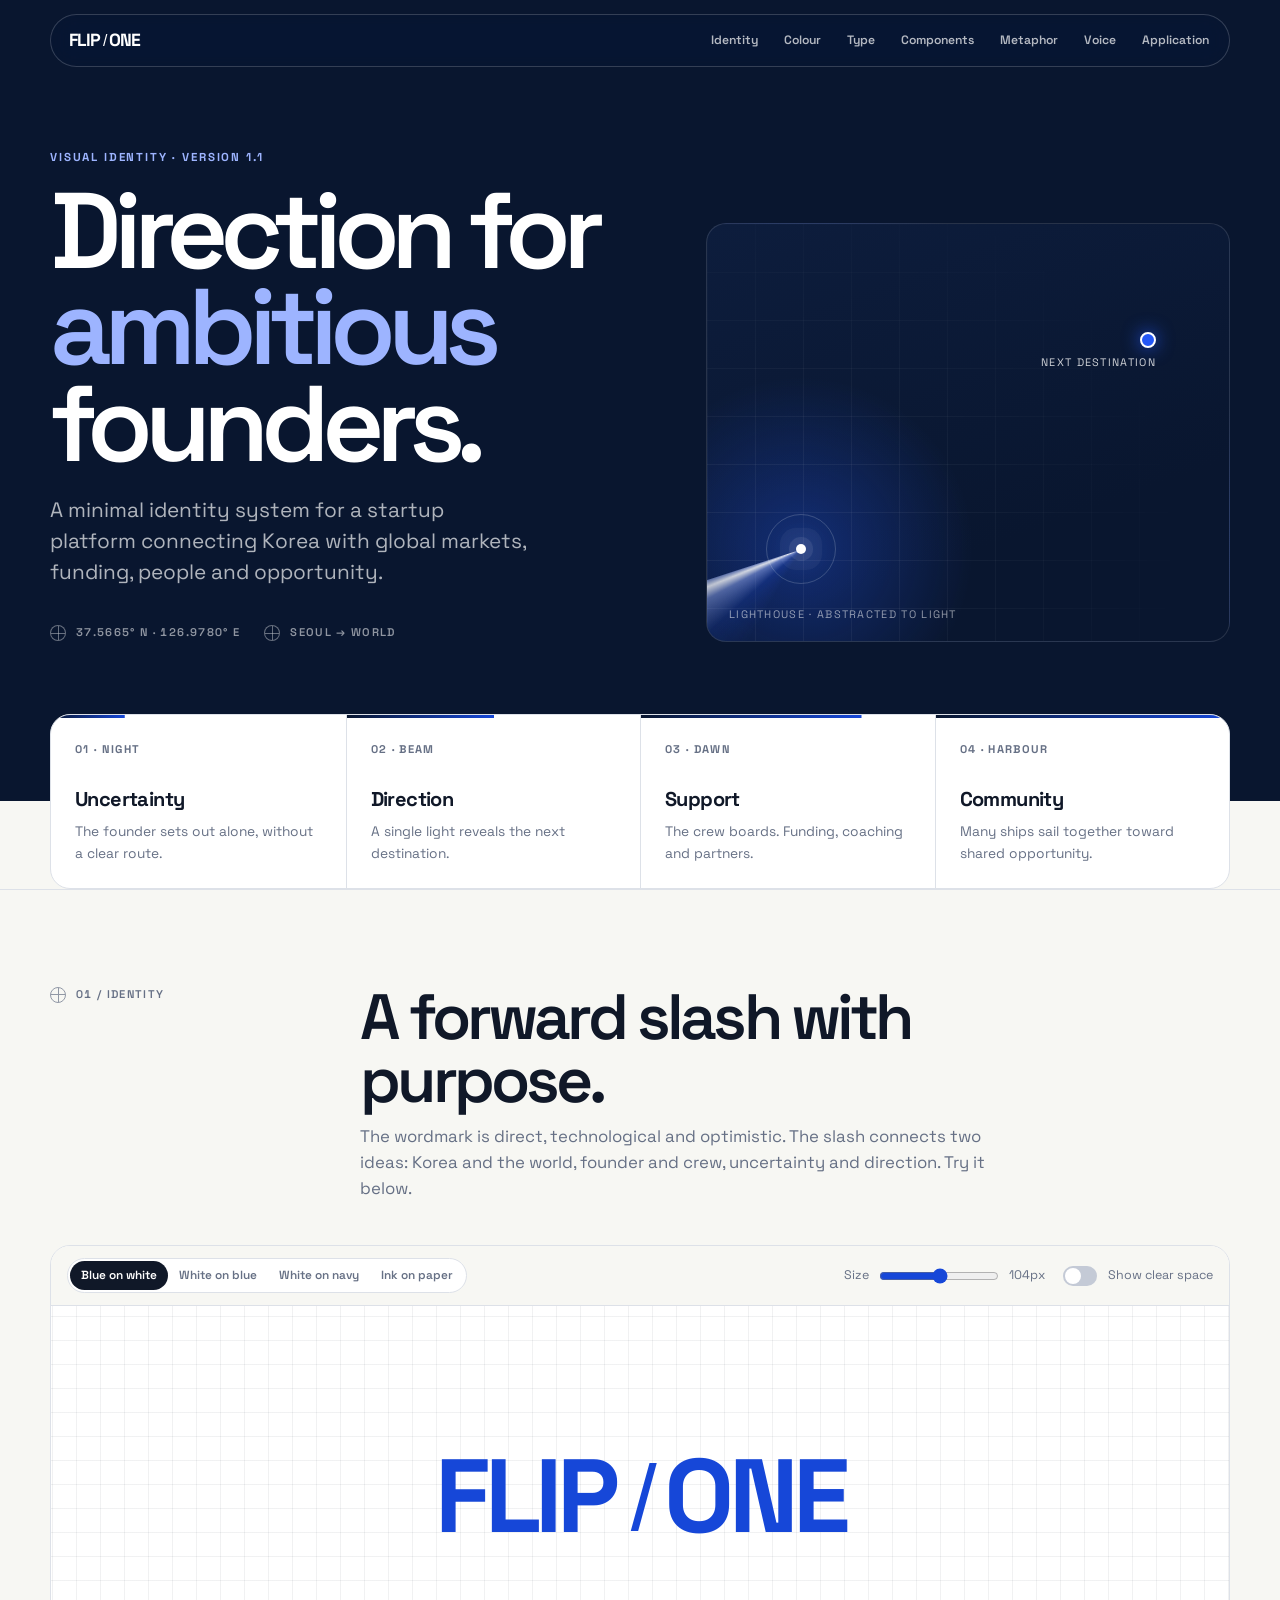
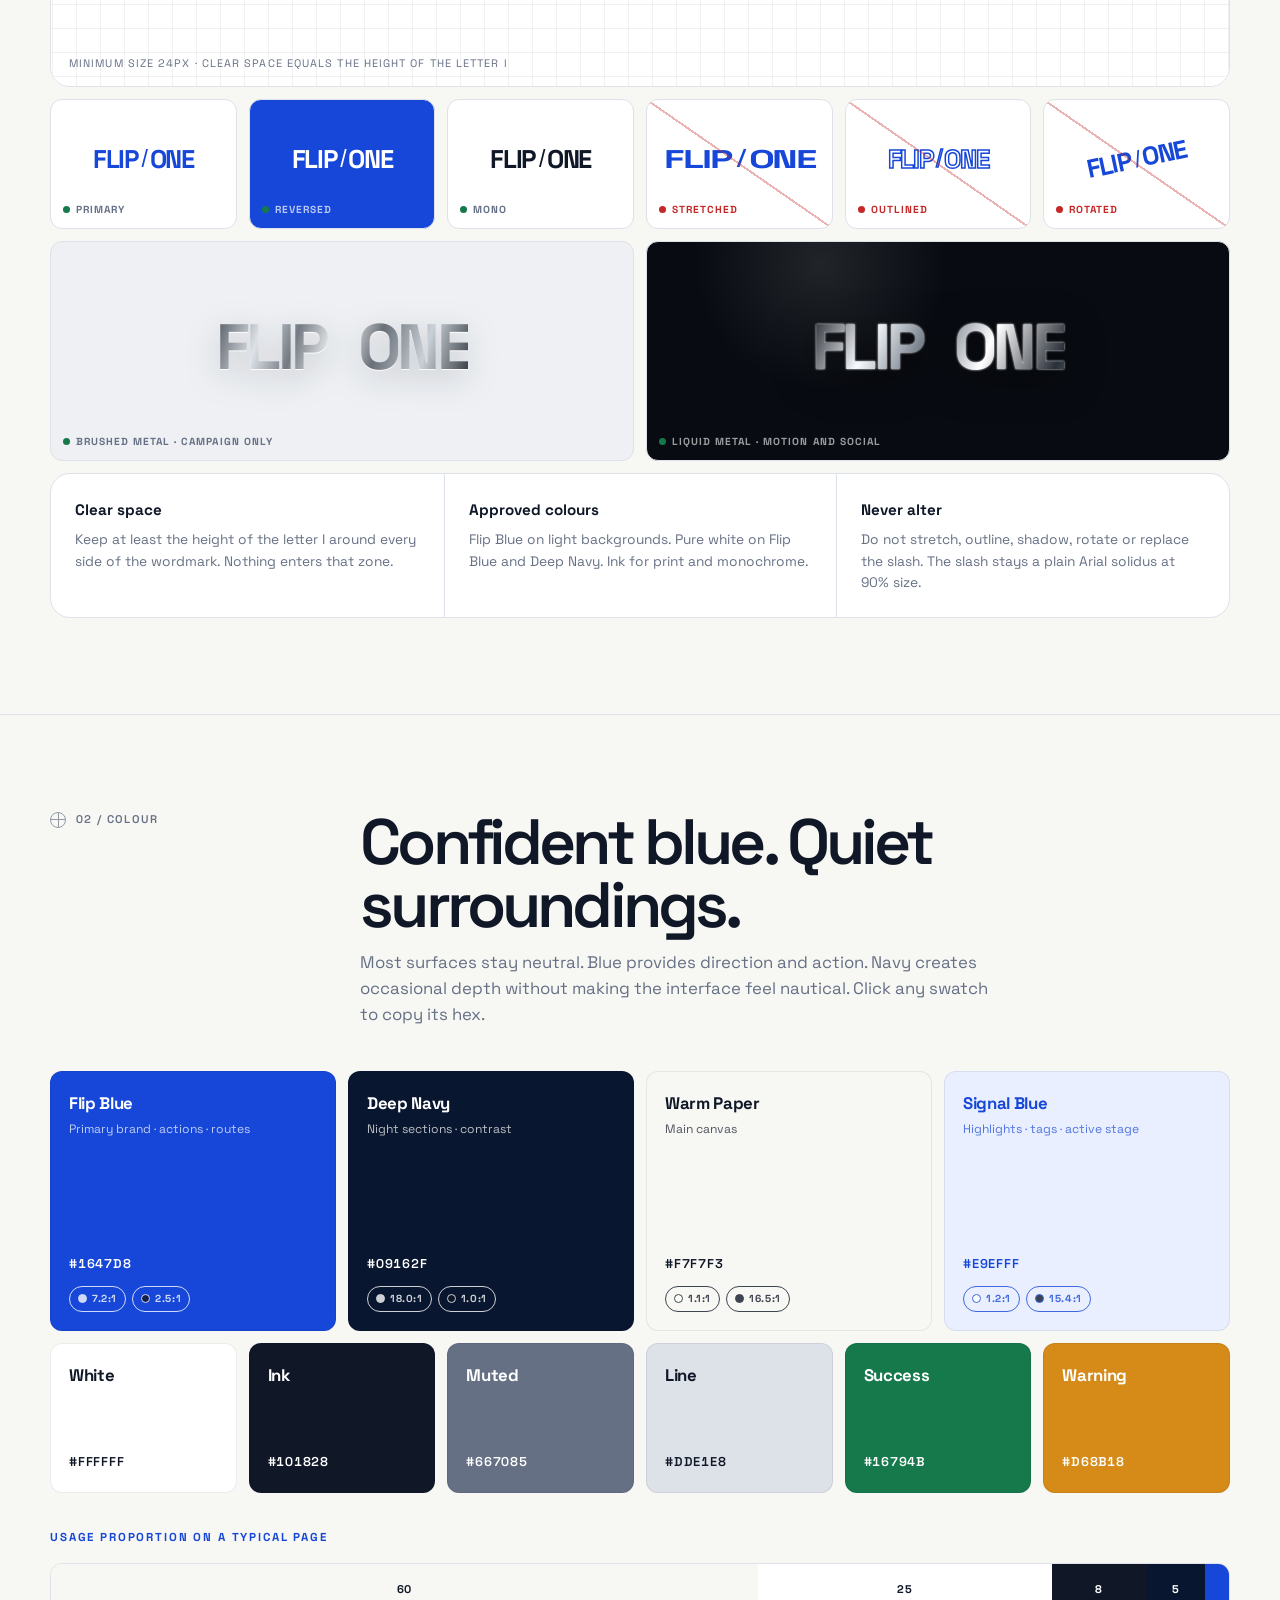
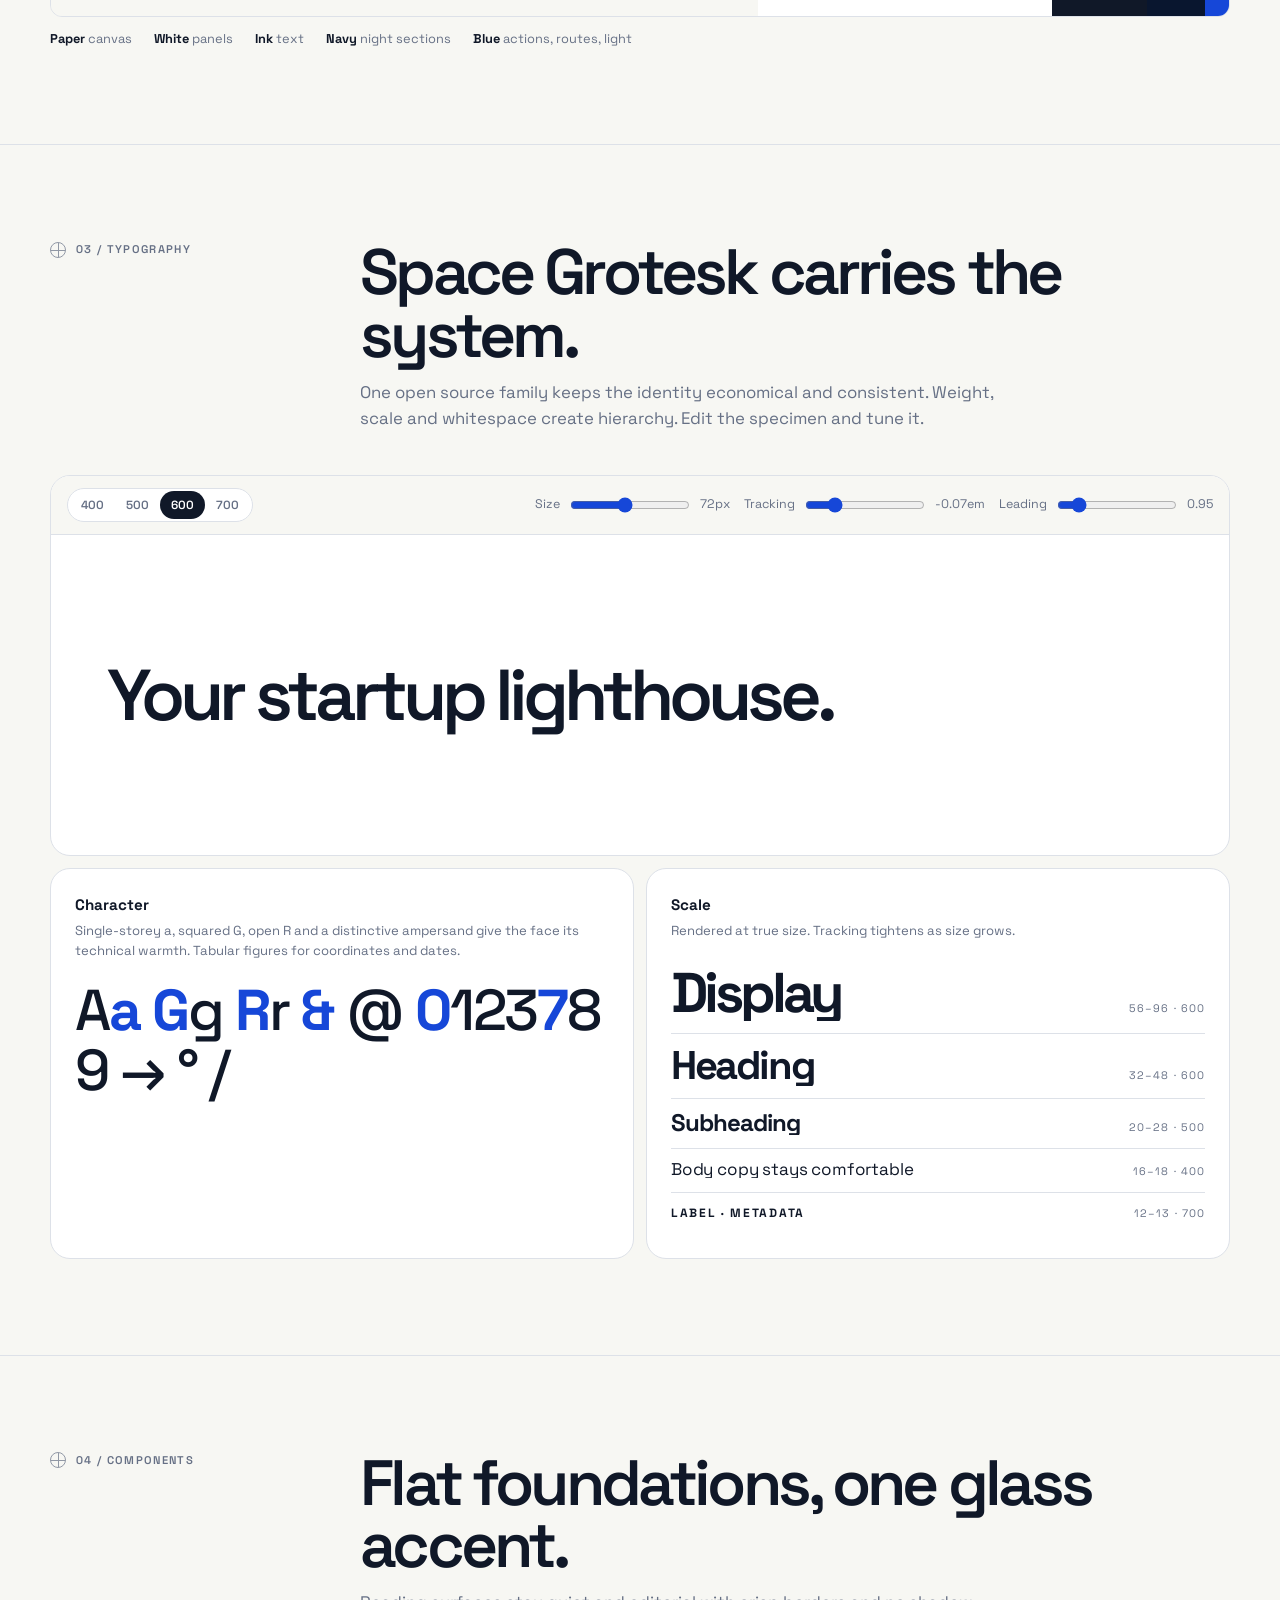
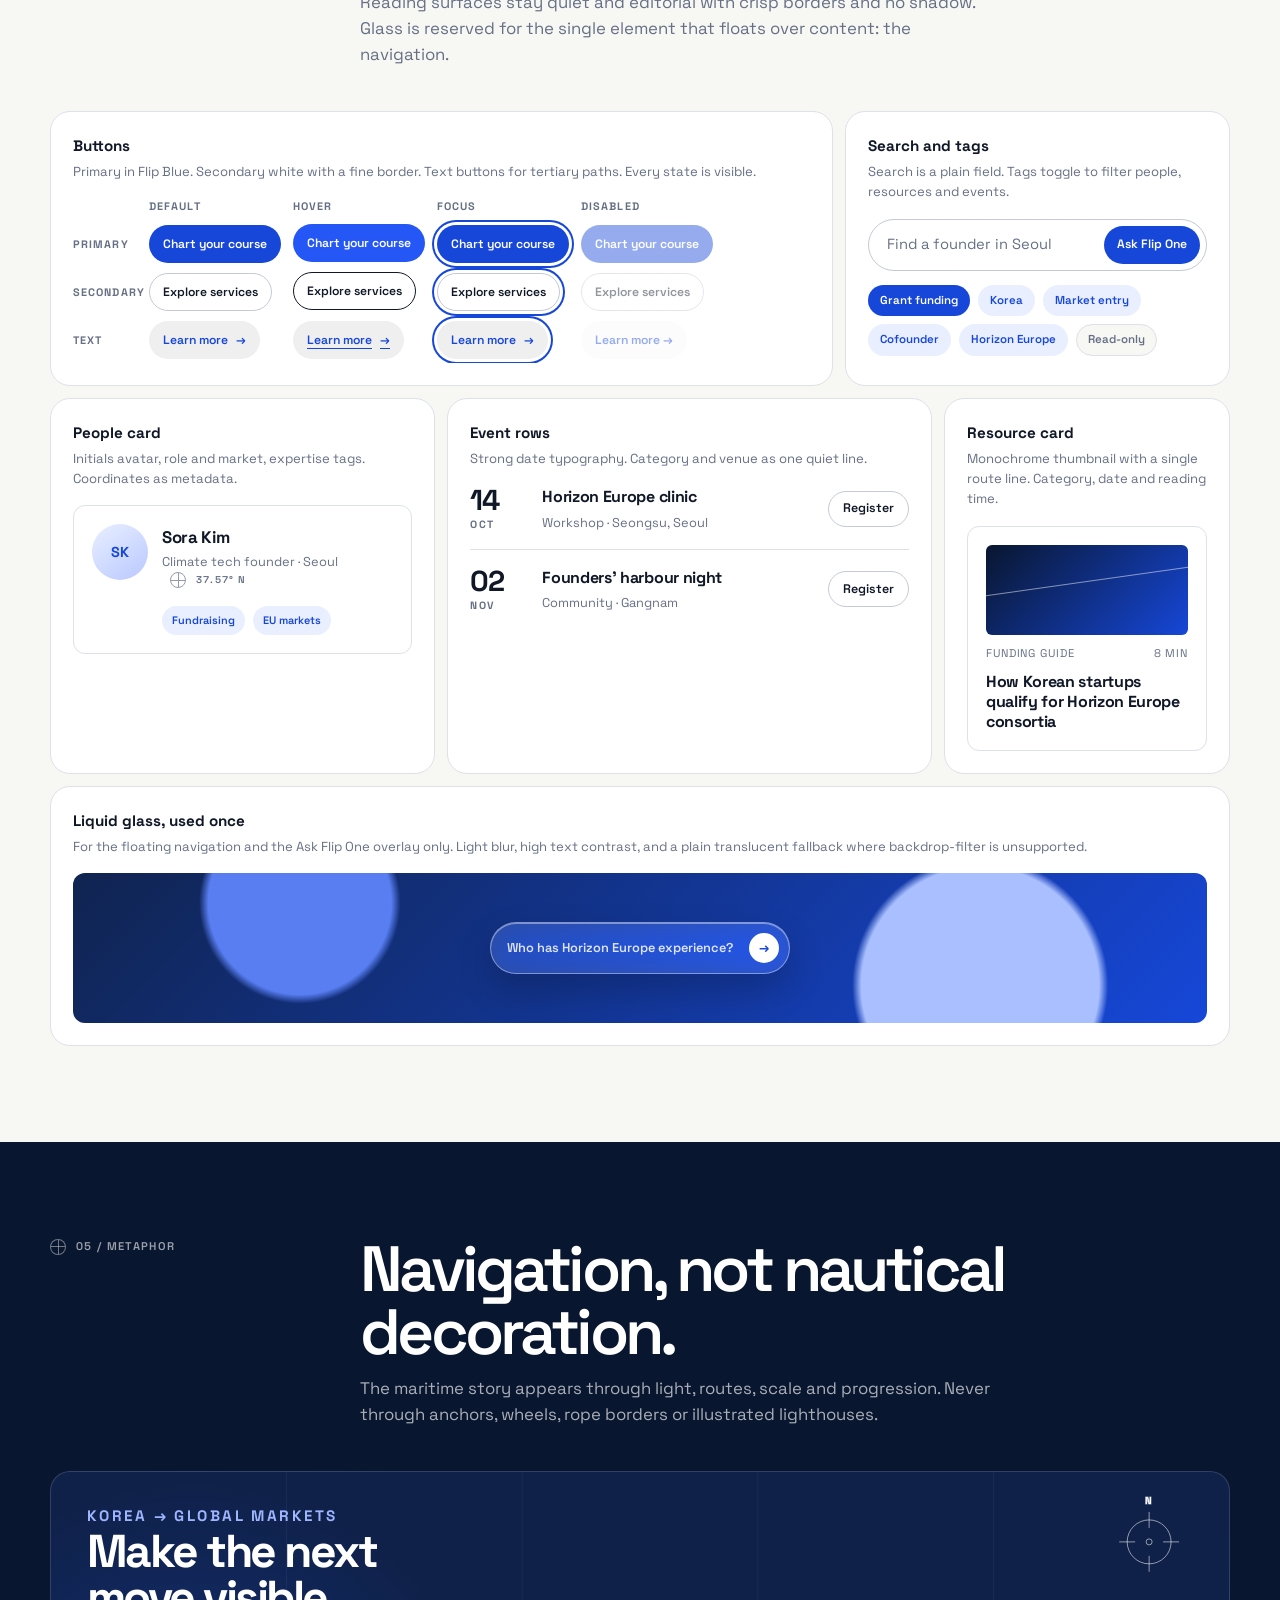
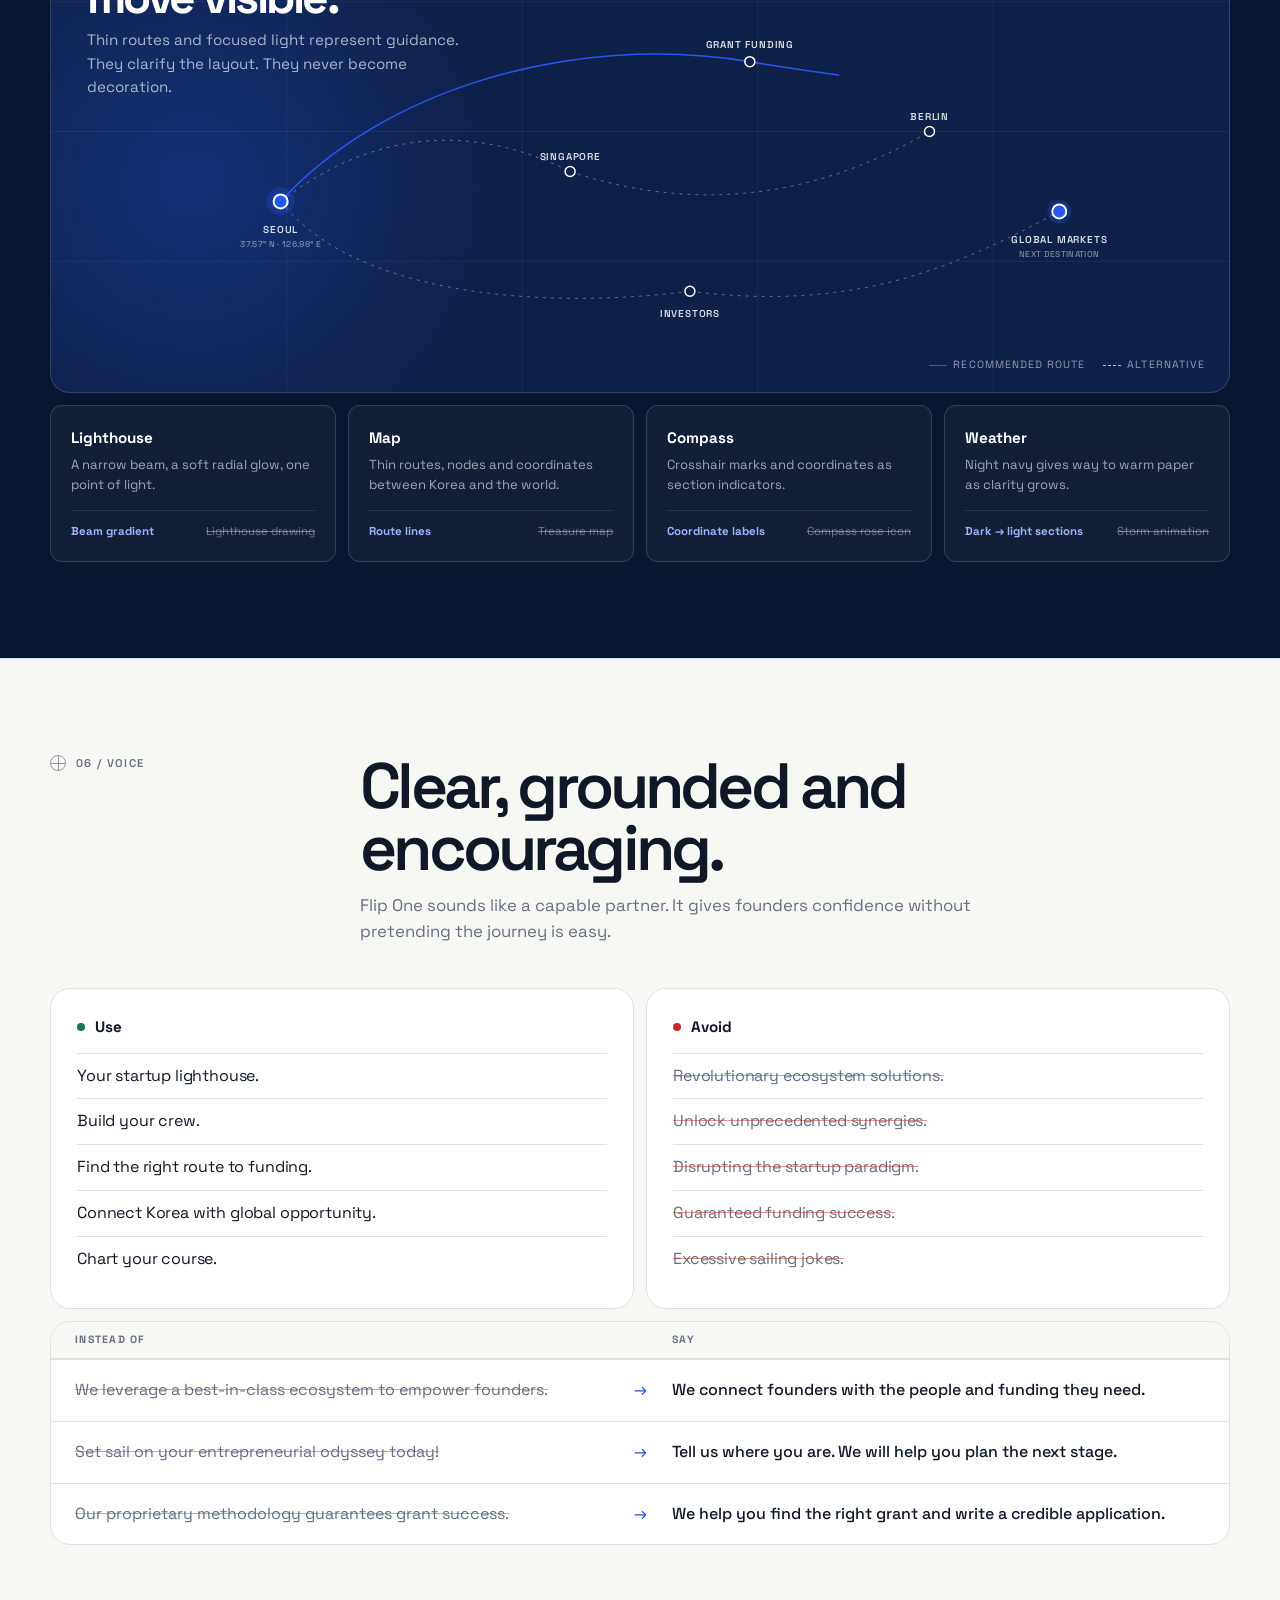
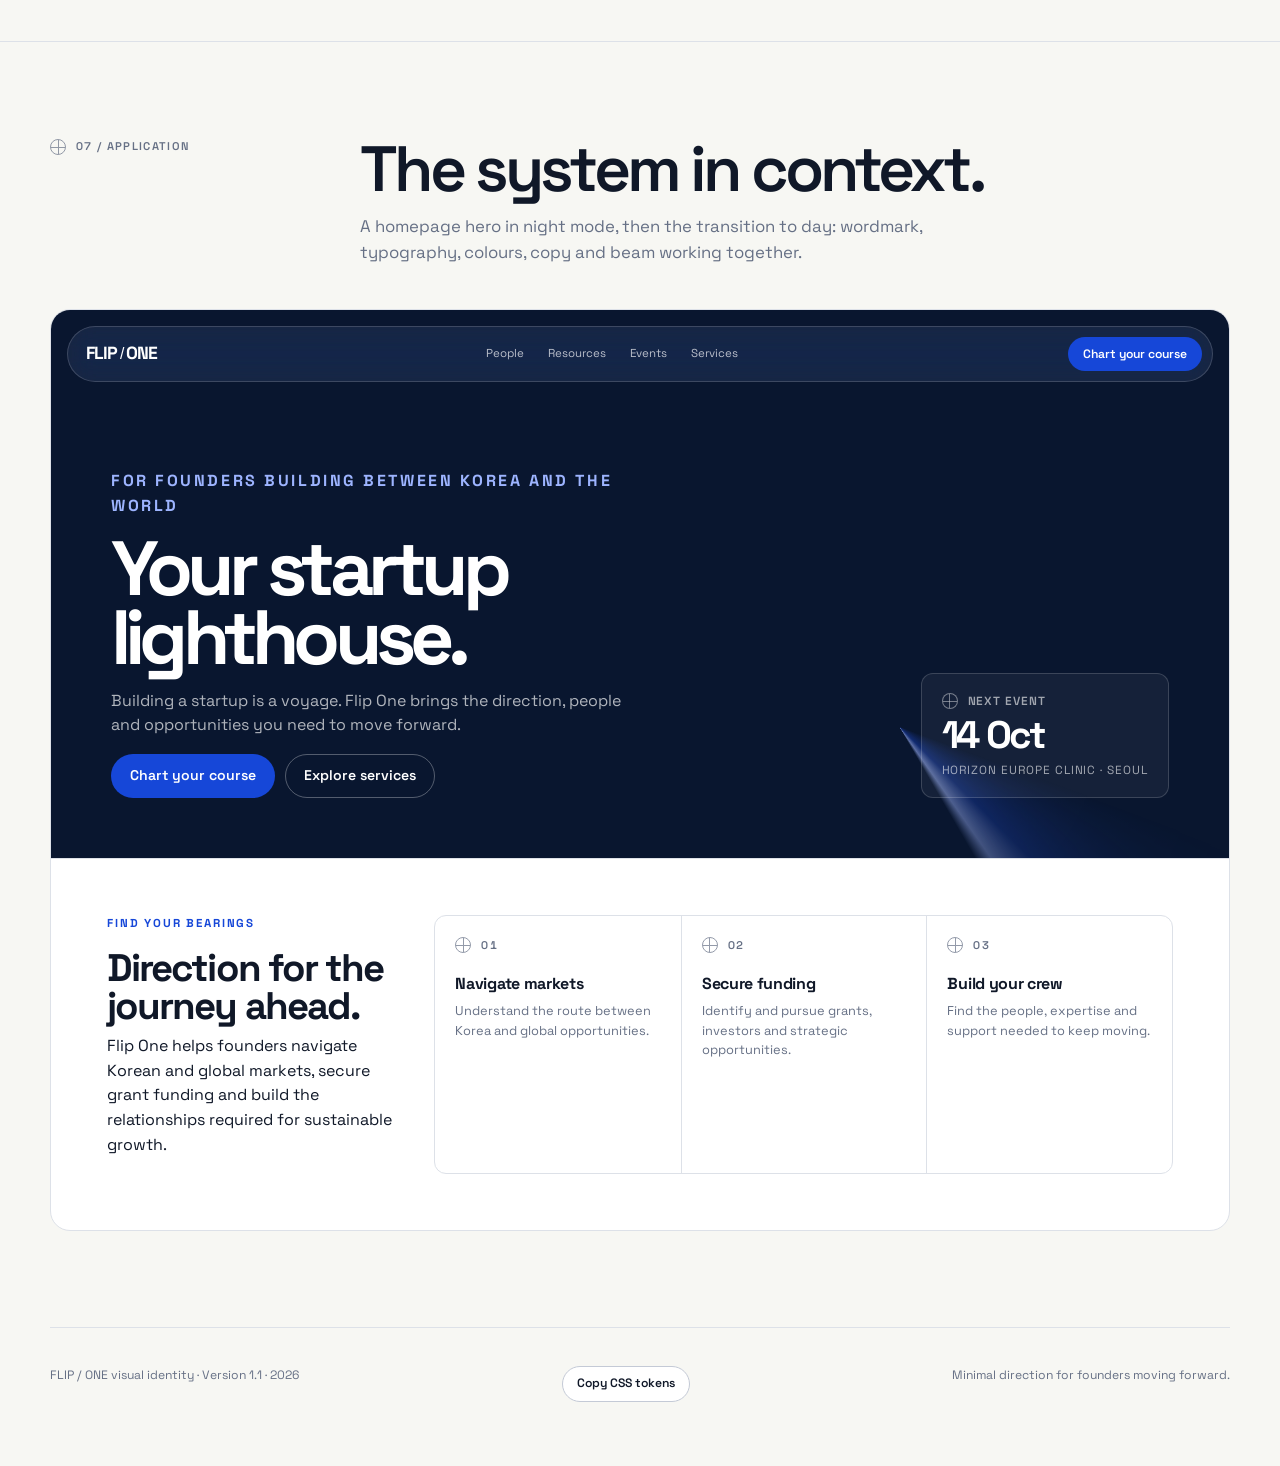
<file: flip-one-brand-kit.html>
<!doctype html>
<html lang="en">
<head>
  <meta charset="utf-8">
  <meta name="viewport" content="width=device-width, initial-scale=1">
  <meta name="description" content="Flip One visual identity and website design reference.">
  <title>Flip One Brand Kit</title>
  <link rel="preconnect" href="https://fonts.googleapis.com">
  <link rel="preconnect" href="https://fonts.gstatic.com" crossorigin>
  <link href="https://fonts.googleapis.com/css2?family=Space+Grotesk:wght@400;500;600;700&amp;display=swap" rel="stylesheet">
  <style>
    :root {
      --blue: #1647d8;
      --blue-bright: #2457f5;
      --blue-soft: #e9efff;
      --navy: #09162f;
      --navy-2: #0f2149;
      --ink: #101828;
      --muted: #667085;
      --line: #dde1e8;
      --line-strong: #c4cad6;
      --paper: #f7f7f3;
      --white: #ffffff;
      --success: #16794b;
      --warning: #d68b18;
      --danger: #c62828;
      --r-sm: 6px;
      --r-md: 12px;
      --r-lg: 20px;
      --max: 1180px;
      --ease: cubic-bezier(.2,.7,.2,1);
    }

    * { box-sizing: border-box; }
    html { scroll-behavior: smooth; }

    body {
      margin: 0;
      background: var(--paper);
      color: var(--ink);
      font-family: "Space Grotesk", Inter, Arial, sans-serif;
      font-size: 16px;
      line-height: 1.55;
      -webkit-font-smoothing: antialiased;
    }

    button, input, textarea { font: inherit; color: inherit; }
    a { color: inherit; }
    h1, h2, h3, h4, p { margin-top: 0; }
    ::selection { background: var(--blue); color: #fff; }

    .shell { width: min(calc(100% - 40px), var(--max)); margin: 0 auto; }

    .eyebrow {
      margin: 0 0 16px;
      color: var(--blue);
      font-size: 0.72rem;
      font-weight: 700;
      letter-spacing: 0.16em;
      text-transform: uppercase;
    }

    .coord {
      display: inline-flex;
      gap: 10px;
      align-items: center;
      color: var(--muted);
      font-size: 0.7rem;
      font-weight: 600;
      letter-spacing: 0.12em;
      text-transform: uppercase;
      font-variant-numeric: tabular-nums;
    }
    .coord::before {
      content: "";
      width: 14px;
      height: 14px;
      border: 1px solid currentColor;
      border-radius: 50%;
      background:
        linear-gradient(currentColor, currentColor) center/1px 100% no-repeat,
        linear-gradient(currentColor, currentColor) center/100% 1px no-repeat;
      opacity: .7;
    }

    /* ---------- Top bar ---------- */
    .topbar {
      position: sticky;
      z-index: 20;
      top: 14px;
      display: flex;
      align-items: center;
      justify-content: space-between;
      width: min(calc(100% - 40px), var(--max));
      margin: 14px auto 0;
      padding: 8px 8px 8px 18px;
      border: 1px solid rgba(255,255,255,0.18);
      border-radius: 999px;
      background: rgba(9,22,47,0.62);
      color: #fff;
      backdrop-filter: blur(14px) saturate(140%);
      -webkit-backdrop-filter: blur(14px) saturate(140%);
      transition: background .3s var(--ease), color .3s var(--ease), border-color .3s var(--ease);
    }
    .topbar.is-light {
      border-color: var(--line);
      background: rgba(255,255,255,0.78);
      color: var(--ink);
    }
    .topbar nav { display: flex; gap: 2px; }
    .topbar nav a {
      padding: 8px 12px;
      border-radius: 999px;
      color: inherit;
      opacity: .7;
      font-size: 0.76rem;
      font-weight: 600;
      text-decoration: none;
      transition: opacity .15s, background .15s;
    }
    .topbar nav a:hover, .topbar nav a:focus-visible, .topbar nav a.is-active {
      opacity: 1;
      background: rgba(36,87,245,0.16);
      outline: none;
    }
    .topbar.is-light nav a:hover, .topbar.is-light nav a:focus-visible, .topbar.is-light nav a.is-active {
      background: var(--blue-soft);
      color: var(--blue);
    }
    .topbar .wordmark { color: inherit; }

    /* ---------- Wordmark ---------- */
    .wordmark {
      display: inline-flex;
      align-items: baseline;
      color: var(--blue);
      font-size: 1.1rem;
      font-weight: 700;
      letter-spacing: -0.055em;
      line-height: 1;
      text-decoration: none;
      white-space: nowrap;
    }
    .wordmark__slash {
      margin: 0 0.14em 0 0.18em;
      font-family: Arial, sans-serif;
      font-size: 0.9em;
      font-weight: 400;
      transform: translateY(-0.025em);
    }

    /* ---------- Hero (night) ---------- */
    .hero {
      position: relative;
      margin-top: -68px;
      padding: 150px 0 0;
      background: var(--navy);
      color: #fff;
      overflow: hidden;
    }
    .hero__grid {
      display: grid;
      grid-template-columns: 1.05fr 0.95fr;
      gap: clamp(32px, 6vw, 80px);
      align-items: end;
      padding-bottom: 72px;
    }
    .hero .eyebrow { color: #9db4ff; }
    .hero h1 {
      max-width: 720px;
      margin-bottom: 22px;
      font-size: clamp(3.4rem, 8.4vw, 7.6rem);
      font-weight: 600;
      letter-spacing: -0.075em;
      line-height: 0.9;
    }
    .hero h1 em { font-style: normal; color: #9db4ff; }
    .hero__summary {
      max-width: 480px;
      color: rgba(255,255,255,0.68);
      font-size: clamp(1.05rem, 2vw, 1.3rem);
      line-height: 1.5;
    }
    .hero__meta {
      display: flex;
      flex-wrap: wrap;
      gap: 24px;
      margin-top: 36px;
      color: rgba(255,255,255,0.55);
    }
    .hero__meta .coord { color: inherit; }

    .beam-stage {
      position: relative;
      aspect-ratio: 5 / 4;
      overflow: hidden;
      border: 1px solid rgba(255,255,255,0.12);
      border-radius: var(--r-lg);
      background:
        radial-gradient(circle at 18% 78%, rgba(36,87,245,0.35), transparent 32%),
        linear-gradient(160deg, #0d1d3d, var(--navy) 70%);
      isolation: isolate;
    }
    .beam-stage__grid {
      position: absolute; inset: 0;
      background-image:
        linear-gradient(rgba(255,255,255,0.05) 1px, transparent 1px),
        linear-gradient(90deg, rgba(255,255,255,0.05) 1px, transparent 1px);
      background-size: 48px 48px;
      mask-image: radial-gradient(circle at 18% 78%, #000 20%, transparent 75%);
      -webkit-mask-image: radial-gradient(circle at 18% 78%, #000 20%, transparent 75%);
    }
    .beam {
      position: absolute;
      left: 18%; top: 78%;
      width: 240%; aspect-ratio: 1;
      transform: translate(-50%, -50%) rotate(-18deg);
      background: conic-gradient(from -90deg at 50% 50%,
        transparent 0deg,
        transparent 318deg,
        rgba(36,87,245,0.18) 336deg,
        rgba(157,180,255,0.55) 350deg,
        rgba(255,255,255,0.92) 356deg,
        rgba(157,180,255,0.55) 360deg);
      mask-image: radial-gradient(circle, #000 0%, rgba(0,0,0,.6) 22%, transparent 48%);
      -webkit-mask-image: radial-gradient(circle, #000 0%, rgba(0,0,0,.6) 22%, transparent 48%);
      animation: sweep 16s var(--ease) infinite;
      will-change: transform;
    }
    @keyframes sweep {
      0%   { transform: translate(-50%, -50%) rotate(-30deg); }
      50%  { transform: translate(-50%, -50%) rotate(12deg); }
      100% { transform: translate(-50%, -50%) rotate(-30deg); }
    }
    .beam-origin {
      position: absolute;
      left: 18%; top: 78%;
      width: 10px; height: 10px;
      border-radius: 50%;
      background: #fff;
      transform: translate(-50%, -50%);
      box-shadow: 0 0 0 7px rgba(255,255,255,0.08), 0 0 0 16px rgba(255,255,255,0.04), 0 0 36px rgba(164,190,255,0.9);
    }
    .beam-origin::after {
      content: "";
      position: absolute;
      inset: -30px;
      border-radius: 50%;
      border: 1px solid rgba(255,255,255,0.18);
      animation: pulse 3.2s ease-out infinite;
    }
    @keyframes pulse {
      0% { transform: scale(.4); opacity: 1; }
      100% { transform: scale(1.5); opacity: 0; }
    }
    .beam-target {
      position: absolute;
      right: 14%; top: 26%;
      display: grid; gap: 6px;
      color: rgba(255,255,255,0.8);
      font-size: 0.68rem;
      letter-spacing: 0.12em;
      text-transform: uppercase;
    }
    .beam-target::before {
      content: "";
      width: 12px; height: 12px;
      border-radius: 50%;
      border: 2px solid #fff;
      background: var(--blue-bright);
      box-shadow: 0 0 18px rgba(36,87,245,0.9);
      margin-left: auto;
    }
    .beam-stage__label {
      position: absolute;
      left: 22px; bottom: 18px;
      margin: 0;
      color: rgba(255,255,255,0.55);
      font-size: 0.68rem;
      letter-spacing: 0.12em;
      text-transform: uppercase;
    }

    /* Journey strip: the dawn transition */
    .journey {
      background: linear-gradient(180deg, var(--navy) 0%, var(--navy) 50%, var(--paper) 50%);
    }
    .journey__row {
      display: grid;
      grid-template-columns: repeat(4, 1fr);
      overflow: hidden;
      border: 1px solid var(--line);
      border-radius: var(--r-lg);
      background: var(--white);
    }
    .stage {
      position: relative;
      padding: 26px 24px 24px;
      border-left: 1px solid var(--line);
      transition: background .3s var(--ease);
    }
    .stage:first-child { border-left: 0; }
    .stage:hover { background: var(--blue-soft); }
    .stage__n { display: block; margin-bottom: 26px; color: var(--muted); font-size: 0.7rem; font-weight: 700; letter-spacing: 0.12em; }
    .stage h3 { margin-bottom: 6px; font-size: 1.25rem; letter-spacing: -0.03em; }
    .stage p { margin: 0; color: var(--muted); font-size: 0.86rem; }
    .stage__bar {
      position: absolute; left: 0; right: 0; top: 0; height: 3px;
      background: linear-gradient(90deg, var(--navy), var(--blue));
      transform-origin: left;
      transform: scaleX(var(--p, 0));
    }
    .stage:nth-child(1) { --p: .25; }
    .stage:nth-child(2) { --p: .5; }
    .stage:nth-child(3) { --p: .75; }
    .stage:nth-child(4) { --p: 1; }

    /* ---------- Sections ---------- */
    .section { padding: 96px 0; border-top: 1px solid var(--line); }
    .section--dark { background: var(--navy); color: #fff; border-top: 0; }
    .section--dark .section__lead { color: rgba(255,255,255,0.65); }
    .section--dark .coord { color: rgba(255,255,255,0.6); }
    .section--dark .eyebrow { color: #9db4ff; }
    .section__head {
      display: grid;
      grid-template-columns: 0.32fr 1fr;
      gap: 32px;
      align-items: start;
      margin-bottom: 44px;
    }
    h2 {
      max-width: 760px;
      margin-bottom: 12px;
      font-size: clamp(2rem, 5vw, 4.2rem);
      font-weight: 600;
      letter-spacing: -0.06em;
      line-height: 0.98;
    }
    .section__lead { max-width: 640px; margin-bottom: 0; color: var(--muted); font-size: 1.05rem; }

    .panel {
      border: 1px solid var(--line);
      border-radius: var(--r-lg);
      background: var(--white);
      overflow: hidden;
    }
    .panel__bar {
      display: flex;
      flex-wrap: wrap;
      align-items: center;
      justify-content: space-between;
      gap: 14px;
      padding: 12px 16px;
      border-bottom: 1px solid var(--line);
      background: var(--paper);
    }

    /* Controls */
    .ctl { display: flex; flex-wrap: wrap; align-items: center; gap: 8px 14px; font-size: 0.78rem; color: var(--muted); }
    .ctl label { display: inline-flex; align-items: center; gap: 8px; }
    .ctl input[type=range] { width: 120px; accent-color: var(--blue); }
    .seg { display: inline-flex; border: 1px solid var(--line); border-radius: 999px; background: var(--white); padding: 2px; }
    .seg button {
      padding: 5px 11px;
      border: 0;
      border-radius: 999px;
      background: transparent;
      color: var(--muted);
      font-size: 0.74rem;
      font-weight: 600;
      cursor: pointer;
    }
    .seg button[aria-pressed=true] { background: var(--ink); color: #fff; }
    .seg button:focus-visible { outline: 2px solid var(--blue); outline-offset: 1px; }
    .chk { position: relative; width: 34px; height: 20px; border-radius: 999px; background: var(--line-strong); appearance: none; cursor: pointer; transition: background .2s; }
    .chk::after { content: ""; position: absolute; top: 2px; left: 2px; width: 16px; height: 16px; border-radius: 50%; background: #fff; transition: transform .2s var(--ease); }
    .chk:checked { background: var(--blue); }
    .chk:checked::after { transform: translateX(14px); }
    .chk:focus-visible { outline: 2px solid var(--blue); outline-offset: 2px; }

    /* Identity playground */
    .playground {
      position: relative;
      min-height: 380px;
      display: grid;
      place-items: center;
      padding: 56px;
      background-color: var(--white);
      background-image:
        linear-gradient(var(--grid-c, rgba(16,24,40,0.06)) 1px, transparent 1px),
        linear-gradient(90deg, var(--grid-c, rgba(16,24,40,0.06)) 1px, transparent 1px);
      background-size: 24px 24px;
      background-position: center;
      transition: background-color .3s var(--ease);
    }
    .playground[data-theme=white-blue] { background-color: var(--blue); --grid-c: rgba(255,255,255,0.12); }
    .playground[data-theme=white-navy] { background-color: var(--navy); --grid-c: rgba(255,255,255,0.08); }
    .playground[data-theme=ink-paper] { background-color: var(--paper); }
    .playground[data-theme=white-blue] .wordmark,
    .playground[data-theme=white-navy] .wordmark { color: #fff; }
    .playground[data-theme=ink-paper] .wordmark { color: var(--ink); }
    .clear-space { position: relative; padding: 0.72em; }
    .clear-space::before {
      content: "";
      position: absolute; inset: 0;
      border: 1px dashed rgba(36,87,245,0.0);
      transition: border-color .2s;
      pointer-events: none;
    }
    .playground[data-theme=white-blue] .clear-space::before,
    .playground[data-theme=white-navy] .clear-space::before { border-color: rgba(255,255,255,0); }
    .playground.show-space .clear-space::before { border-color: rgba(36,87,245,0.7); }
    .playground.show-space[data-theme=white-blue] .clear-space::before,
    .playground.show-space[data-theme=white-navy] .clear-space::before { border-color: rgba(255,255,255,0.6); }
    .clear-space .i-mark {
      position: absolute;
      display: none;
      width: 0.13em; height: 0.72em;
      background: var(--blue-bright);
      opacity: .6;
    }
    .playground.show-space .i-mark { display: block; }
    .i-mark--t { top: 0; left: 50%; transform: translateX(-50%); }
    .i-mark--b { bottom: 0; left: 50%; transform: translateX(-50%); }
    .i-mark--l { left: 0; top: 50%; transform: translateY(-50%) rotate(90deg); transform-origin: center; width: 0.13em; }
    .i-mark--r { right: 0; top: 50%; transform: translateY(-50%) rotate(90deg); }
    .playground__hint {
      position: absolute; left: 18px; bottom: 14px;
      margin: 0; color: var(--muted); font-size: 0.68rem; letter-spacing: 0.1em; text-transform: uppercase;
    }
    .playground[data-theme=white-blue] .playground__hint,
    .playground[data-theme=white-navy] .playground__hint { color: rgba(255,255,255,0.55); }

    .variants {
      display: grid;
      grid-template-columns: repeat(6, 1fr);
      gap: 12px;
      margin-top: 12px;
    }
    .variant {
      position: relative;
      display: grid;
      place-items: center;
      min-height: 130px;
      padding: 22px 16px 30px;
      border: 1px solid var(--line);
      border-radius: var(--r-md);
      background: var(--white);
      overflow: hidden;
    }
    .variant .wordmark { font-size: 1.6rem; }
    .variant__tag {
      position: absolute; left: 12px; bottom: 10px;
      display: inline-flex; align-items: center; gap: 6px;
      font-size: 0.64rem; font-weight: 700; letter-spacing: 0.1em; text-transform: uppercase; color: var(--muted);
    }
    .variant__tag::before { content: ""; width: 7px; height: 7px; border-radius: 50%; background: var(--success); }
    .variant--no .variant__tag::before { background: var(--danger); }
    .variant--no .variant__tag { color: var(--danger); }
    .variant--no::after {
      content: "";
      position: absolute; inset: 0;
      background: linear-gradient(to top right, transparent calc(50% - 1px), var(--danger) calc(50% - 1px), var(--danger) calc(50% + 1px), transparent calc(50% + 1px));
      opacity: .35;
      pointer-events: none;
    }
    .variant--blue { background: var(--blue); }
    .variant--blue .wordmark { color: #fff; }
    .variant--navy { background: var(--navy); }
    .variant--navy .wordmark { color: #fff; }
    .variant--navy .variant__tag, .variant--blue .variant__tag { color: rgba(255,255,255,0.7); }
    .variant--mono .wordmark { color: var(--ink); }
    .variant .wordmark--stretch { transform: scaleX(1.5); }
    .variant .wordmark--outline { color: transparent; -webkit-text-stroke: 1.5px var(--blue); }
    .variant .wordmark--rotate { transform: rotate(-12deg); }
    .variant .wordmark--shadow { text-shadow: 3px 4px 0 rgba(36,87,245,0.35); }
    .variant .wordmark--wrongslash .wordmark__slash { font-family: "Space Grotesk"; font-weight: 700; }

    .variants--expressive { grid-template-columns: 1fr 1fr; margin-top: 12px; }
    .variants--expressive .variant { min-height: 220px; }
    .variants--expressive .wordmark { font-size: clamp(2.2rem, 5vw, 4.2rem); }
    .variant--dark { background: radial-gradient(circle at 30% 10%, rgba(255,255,255,0.1), transparent 28%), #080b11; }
    .variant--dark .variant__tag { color: rgba(255,255,255,0.6); }
    .wordmark--metal, .wordmark--liquid {
      color: transparent;
      background-clip: text;
      -webkit-background-clip: text;
      -webkit-text-fill-color: transparent;
    }
    .wordmark--metal {
      background-image: linear-gradient(108deg, #4d535b 0%, #dce2e7 18%, #737a83 32%, #fff 48%, #686f78 63%, #c9d0d6 81%, #343940 100%);
      filter: drop-shadow(0 1px 0 rgba(255,255,255,0.85)) drop-shadow(0 9px 16px rgba(9,22,47,0.18));
    }
    .wordmark--liquid {
      background-image: linear-gradient(115deg, #20242b 0%, #f8fbff 10%, #66717d 19%, #fff 28%, #292f38 39%, #bdc8d1 51%, #fff 59%, #4c5661 71%, #e6edf3 82%, #1b2027 100%);
      background-size: 260% 100%;
      filter: drop-shadow(0 0 1px #fff) drop-shadow(0 10px 22px rgba(0,0,0,0.4));
      animation: liquid-sheen 5.5s cubic-bezier(.45,0,.55,1) infinite alternate;
    }
    @keyframes liquid-sheen {
      from { background-position: 0% 50%; }
      to { background-position: 100% 50%; }
    }

    .rules { display: grid; grid-template-columns: repeat(3, 1fr); gap: 0; margin-top: 12px; border: 1px solid var(--line); border-radius: var(--r-lg); background: var(--white); overflow: hidden; }
    .rule { padding: 24px; border-left: 1px solid var(--line); }
    .rule:first-child { border-left: 0; }
    .rule h3 { margin-bottom: 8px; font-size: 0.95rem; }
    .rule p { margin: 0; color: var(--muted); font-size: 0.86rem; }

    /* ---------- Colour ---------- */
    .swatches { display: grid; grid-template-columns: repeat(4, 1fr); gap: 12px; }
    .swatch {
      position: relative;
      display: flex; flex-direction: column; justify-content: space-between;
      min-height: 260px;
      padding: 18px;
      border: 1px solid rgba(16,24,40,0.08);
      border-radius: var(--r-md);
      cursor: pointer;
      text-align: left;
      transition: transform .2s var(--ease);
    }
    .swatch:hover { transform: translateY(-3px); }
    .swatch:focus-visible { outline: 2px solid var(--blue); outline-offset: 3px; }
    .swatch strong { display: block; font-size: 1.05rem; letter-spacing: -0.02em; }
    .swatch .swatch__role { font-size: 0.76rem; opacity: .72; }
    .swatch__hex { font-size: 0.8rem; font-weight: 600; letter-spacing: 0.06em; font-variant-numeric: tabular-nums; }
    .swatch__ratios { display: flex; gap: 6px; margin-top: 10px; }
    .ratio {
      display: inline-flex; align-items: center; gap: 5px;
      padding: 4px 8px;
      border-radius: 999px;
      border: 1px solid currentColor;
      font-size: 0.64rem; font-weight: 700; letter-spacing: 0.06em;
      opacity: .8;
    }
    .ratio i { font-style: normal; display: inline-block; width: 9px; height: 9px; border-radius: 50%; border: 1px solid currentColor; }
    .swatch__copied {
      position: absolute; top: 14px; right: 14px;
      padding: 4px 8px; border-radius: 999px;
      background: rgba(16,24,40,0.9); color: #fff;
      font-size: 0.64rem; font-weight: 700; letter-spacing: 0.08em; text-transform: uppercase;
      opacity: 0; transform: translateY(-4px);
      transition: opacity .2s, transform .2s;
    }
    .swatch.is-copied .swatch__copied { opacity: 1; transform: none; }
    .swatch--blue { background: var(--blue); color: #fff; }
    .swatch--navy { background: var(--navy); color: #fff; }
    .swatch--paper { background: var(--paper); }
    .swatch--soft { background: var(--blue-soft); color: var(--blue); }
    .swatches--neutral { grid-template-columns: repeat(6, 1fr); margin-top: 12px; }
    .swatches--neutral .swatch { min-height: 150px; }
    .swatch--white { background: #fff; }
    .swatch--ink { background: var(--ink); color: #fff; }
    .swatch--muted { background: var(--muted); color: #fff; }
    .swatch--line { background: var(--line); }
    .swatch--success { background: var(--success); color: #fff; }
    .swatch--warning { background: var(--warning); color: #fff; }

    .proportion { margin-top: 36px; }
    .proportion__bar { display: flex; height: 54px; overflow: hidden; border-radius: var(--r-md); border: 1px solid var(--line); }
    .proportion__bar span { display: grid; place-items: center; font-size: 0.7rem; font-weight: 700; letter-spacing: 0.08em; }
    .proportion__legend { display: flex; flex-wrap: wrap; gap: 8px 22px; margin-top: 12px; color: var(--muted); font-size: 0.8rem; }
    .proportion__legend b { color: var(--ink); }

    /* ---------- Type ---------- */
    .tester__preview {
      padding: clamp(28px, 5vw, 56px);
      min-height: 320px;
      display: grid;
      align-content: center;
      overflow-wrap: anywhere;
      font-weight: var(--w, 600);
      font-size: var(--s, 72px);
      letter-spacing: var(--t, -0.07em);
      line-height: var(--lh, 0.95);
      outline: none;
      transition: font-weight .1s;
    }
    .tester__preview:focus { box-shadow: inset 0 0 0 2px var(--blue-soft); }
    .type-grid { display: grid; grid-template-columns: 1fr 1fr; gap: 12px; margin-top: 12px; }
    .type-card { padding: 24px; border: 1px solid var(--line); border-radius: var(--r-lg); background: var(--white); }
    .type-card h3 { margin-bottom: 4px; font-size: 0.95rem; }
    .type-card > p { margin-bottom: 0; color: var(--muted); font-size: 0.82rem; }
    .glyphs {
      margin-top: 18px;
      font-size: clamp(2.2rem, 5vw, 3.6rem);
      font-weight: 500;
      letter-spacing: -0.04em;
      line-height: 1.05;
      word-break: break-all;
    }
    .glyphs b { color: var(--blue); font-weight: 700; }
    .ladder { display: grid; margin-top: 12px; }
    .ladder__row {
      display: grid; grid-template-columns: 1fr auto; align-items: baseline; gap: 20px;
      padding: 12px 0; border-bottom: 1px solid var(--line);
    }
    .ladder__row:last-child { border-bottom: 0; }
    .ladder__row strong { letter-spacing: -0.04em; line-height: 1; white-space: nowrap; overflow: hidden; text-overflow: ellipsis; }
    .ladder__row span { color: var(--muted); font-size: 0.68rem; letter-spacing: 0.1em; text-transform: uppercase; white-space: nowrap; }

    /* ---------- Components ---------- */
    .comp-grid { display: grid; grid-template-columns: repeat(12, 1fr); gap: 12px; }
    .comp { padding: 22px; border: 1px solid var(--line); border-radius: var(--r-lg); background: var(--white); }
    .comp h3 { margin-bottom: 4px; font-size: 0.95rem; }
    .comp > p { margin-bottom: 16px; color: var(--muted); font-size: 0.82rem; }
    .span-3 { grid-column: span 3; }
    .span-4 { grid-column: span 4; }
    .span-5 { grid-column: span 5; }
    .span-6 { grid-column: span 6; }
    .span-7 { grid-column: span 7; }
    .span-8 { grid-column: span 8; }
    .span-12 { grid-column: span 12; }

    .states { display: grid; grid-template-columns: 64px repeat(4, max-content); gap: 10px 12px; align-items: center; font-size: 0.68rem; overflow-x: auto; padding-bottom: 4px; }
    .states .button { min-height: 38px; padding: 0 13px; font-size: 0.76rem; }
    .states__h { color: var(--muted); font-weight: 700; letter-spacing: 0.1em; text-transform: uppercase; }
    .button {
      display: inline-flex; align-items: center; justify-content: center; gap: 8px;
      min-height: 44px; padding: 0 18px;
      border: 1px solid transparent; border-radius: 999px;
      font-size: 0.88rem; font-weight: 600; text-decoration: none; cursor: pointer;
      transition: transform .16s var(--ease), background .16s, box-shadow .16s, border-color .16s;
      white-space: nowrap;
    }
    .button:hover, .button.is-hover { transform: translateY(-1px); }
    .button:focus-visible, .button.is-focus { outline: none; box-shadow: 0 0 0 3px var(--white), 0 0 0 5px var(--blue); }
    .button:disabled, .button.is-disabled { opacity: .45; cursor: not-allowed; transform: none; }
    .button--primary { background: var(--blue); color: #fff; }
    .button--primary:hover, .button--primary.is-hover { background: var(--blue-bright); }
    .button--secondary { border-color: var(--line-strong); background: var(--white); color: var(--ink); }
    .button--secondary:hover, .button--secondary.is-hover { border-color: var(--ink); }
    .button--text { color: var(--blue); padding: 0 6px; }
    .button--text:hover, .button--text.is-hover { text-decoration: underline; text-underline-offset: 4px; transform: none; }
    .button--ghost { border-color: rgba(255,255,255,0.3); color: #fff; }
    .button--ghost:hover { border-color: #fff; }
    .button-row { display: flex; flex-wrap: wrap; gap: 10px; }
    .arrow { display: inline-block; transition: transform .16s var(--ease); }
    .button:hover .arrow { transform: translateX(3px); }

    .field {
      display: flex; align-items: center; gap: 10px;
      padding: 6px 6px 6px 16px;
      border: 1px solid var(--line-strong);
      border-radius: 999px;
      background: var(--white);
      transition: border-color .15s, box-shadow .15s;
    }
    .field:focus-within { border-color: var(--blue); box-shadow: 0 0 0 4px var(--blue-soft); }
    .field input { flex: 1; min-width: 0; border: 0; background: transparent; outline: none; font-size: 0.92rem; }
    .field input::placeholder { color: var(--muted); }
    .field .button { min-height: 38px; padding: 0 12px; font-size: 0.76rem; }

    .tags { display: flex; flex-wrap: wrap; gap: 8px; }
    .tag {
      padding: 6px 11px; border-radius: 999px;
      border: 1px solid transparent;
      background: var(--blue-soft); color: var(--blue);
      font-size: 0.72rem; font-weight: 600; cursor: pointer;
      transition: background .15s, color .15s, border-color .15s;
    }
    .tag[aria-pressed=true] { background: var(--blue); color: #fff; }
    .tag:hover { border-color: var(--blue); }
    .tag--quiet { background: var(--paper); color: var(--muted); border-color: var(--line); }

    .person {
      display: grid; grid-template-columns: 56px 1fr; gap: 14px; align-items: start;
      padding: 18px;
      border: 1px solid var(--line); border-radius: var(--r-md);
      background: var(--white);
      transition: border-color .2s, transform .2s var(--ease);
    }
    .person:hover { border-color: var(--blue); transform: translateY(-2px); }
    .person__avatar {
      width: 56px; height: 56px; border-radius: 50%;
      display: grid; place-items: center;
      background: linear-gradient(145deg, var(--blue-soft), #b9c8ff);
      color: var(--blue); font-weight: 700; font-size: 0.9rem; letter-spacing: -0.03em;
    }
    .person__name { margin: 0; font-size: 1.05rem; letter-spacing: -0.02em; }
    .person__meta { margin: 2px 0 12px; color: var(--muted); font-size: 0.8rem; }
    .person__meta .coord { font-size: 0.62rem; margin-left: 8px; }
    .person .tags .tag { font-size: 0.68rem; padding: 5px 9px; cursor: default; }

    .event { display: grid; grid-template-columns: 56px 1fr auto; gap: 16px; align-items: center; padding: 16px 0; border-top: 1px solid var(--line); }
    .event:first-of-type { border-top: 0; padding-top: 0; }
    .event__date { line-height: 1; }
    .event__date b { display: block; font-size: 1.8rem; letter-spacing: -0.06em; }
    .event__date span { font-size: 0.66rem; font-weight: 700; letter-spacing: 0.12em; text-transform: uppercase; color: var(--muted); }
    .event h4 { margin: 0 0 3px; font-size: 1rem; letter-spacing: -0.02em; }
    .event p { margin: 0; color: var(--muted); font-size: 0.8rem; }
    .event .button { min-height: 36px; padding: 0 14px; font-size: 0.78rem; }

    .resource { display: grid; gap: 10px; padding: 18px; border: 1px solid var(--line); border-radius: var(--r-md); background: var(--white); transition: border-color .2s; }
    .resource:hover { border-color: var(--blue); }
    .resource__thumb { height: 90px; border-radius: var(--r-sm); background: linear-gradient(135deg, var(--navy), var(--blue)); position: relative; overflow: hidden; }
    .resource__thumb::after { content: ""; position: absolute; left: -10%; top: 40%; width: 120%; height: 1px; background: rgba(255,255,255,0.5); transform: rotate(-8deg); }
    .resource h4 { margin: 0; font-size: 1rem; letter-spacing: -0.02em; line-height: 1.25; }
    .resource .meta { display: flex; justify-content: space-between; color: var(--muted); font-size: 0.7rem; letter-spacing: 0.08em; text-transform: uppercase; }

    .glass-demo {
      position: relative; min-height: 150px;
      display: grid; place-items: center;
      overflow: hidden; border-radius: var(--r-md);
      background:
        radial-gradient(circle at 20% 20%, #587ef2 0 10%, transparent 11%),
        radial-gradient(circle at 80% 75%, #a9bfff 0 13%, transparent 14%),
        linear-gradient(135deg, #102450, #1647d8);
    }
    .glass-demo__surface {
      display: flex; align-items: center; gap: 14px;
      width: min(86%, 300px);
      padding: 10px 10px 10px 16px;
      border: 1px solid rgba(255,255,255,0.4); border-radius: 999px;
      background: rgba(255,255,255,0.14);
      color: #fff; font-size: 0.8rem; font-weight: 600;
      box-shadow: inset 0 1px 0 rgba(255,255,255,0.4), 0 16px 36px rgba(0,0,0,0.2);
      backdrop-filter: blur(14px) saturate(160%);
      -webkit-backdrop-filter: blur(14px) saturate(160%);
    }
    .glass-demo__surface span { flex: 1; opacity: .85; }
    .glass-demo__surface i { display: grid; place-items: center; width: 30px; height: 30px; border-radius: 50%; background: #fff; color: var(--blue); font-style: normal; font-weight: 700; }

    /* ---------- Chart (metaphor) ---------- */
    .chart {
      position: relative;
      border: 1px solid rgba(255,255,255,0.14);
      border-radius: var(--r-lg);
      background:
        radial-gradient(circle at 12% 60%, rgba(36,87,245,0.28), transparent 28%),
        var(--navy-2);
      overflow: hidden;
    }
    .chart svg { display: block; width: 100%; height: auto; }
    .chart__copy { position: absolute; top: 32px; left: 36px; max-width: 380px; }
    .chart__copy h3 { margin-bottom: 8px; font-size: clamp(1.8rem, 3.6vw, 3rem); letter-spacing: -0.055em; line-height: 1; }
    .chart__copy p { margin: 0; color: rgba(255,255,255,0.65); font-size: 0.95rem; }
    .chart__legend { position: absolute; right: 24px; bottom: 18px; display: flex; gap: 18px; color: rgba(255,255,255,0.55); font-size: 0.66rem; letter-spacing: 0.1em; text-transform: uppercase; }
    .chart__legend i { display: inline-block; width: 18px; border-top: 1px dashed rgba(255,255,255,0.7); vertical-align: middle; margin-right: 6px; }
    .chart__legend i.solid { border-top: 1.5px solid var(--blue-bright); }
    .route { fill: none; stroke: rgba(255,255,255,0.35); stroke-width: 1; stroke-dasharray: 3 5; }
    .route--main { stroke: var(--blue-bright); stroke-width: 1.5; stroke-dasharray: 600; stroke-dashoffset: 600; }
    .chart.is-in .route--main { animation: draw 2.4s var(--ease) forwards; }
    @keyframes draw { to { stroke-dashoffset: 0; } }
    .node { fill: var(--navy-2); stroke: #fff; stroke-width: 1.5; }
    .node--hub { fill: var(--blue-bright); stroke: #fff; stroke-width: 2; }
    .node-glow { fill: var(--blue-bright); opacity: .25; }
    .chart.is-in .node-glow { animation: glow 3s ease-out infinite; transform-origin: center; transform-box: fill-box; }
    @keyframes glow { 0% { transform: scale(.5); opacity: .5; } 100% { transform: scale(2.2); opacity: 0; } }
    .lbl { fill: rgba(255,255,255,0.85); font: 600 10px/1 "Space Grotesk", Arial, sans-serif; letter-spacing: 0.08em; text-transform: uppercase; }
    .lbl--c { fill: rgba(255,255,255,0.45); font-weight: 500; letter-spacing: 0.04em; font-size: 8.5px; }
    .gridline { stroke: rgba(255,255,255,0.06); stroke-width: 1; }
    .compass { stroke: rgba(255,255,255,0.55); fill: none; stroke-width: 1; }

    .metaphors { display: grid; grid-template-columns: repeat(4, 1fr); gap: 12px; margin-top: 12px; }
    .metaphor { padding: 20px; border: 1px solid rgba(255,255,255,0.14); border-radius: var(--r-md); background: rgba(255,255,255,0.04); }
    .metaphor h3 { margin-bottom: 6px; font-size: 0.95rem; }
    .metaphor p { margin: 0; color: rgba(255,255,255,0.6); font-size: 0.82rem; }
    .metaphor__row { display: flex; justify-content: space-between; gap: 12px; margin-top: 14px; padding-top: 12px; border-top: 1px solid rgba(255,255,255,0.1); font-size: 0.72rem; }
    .metaphor__row b { color: #9db4ff; font-weight: 700; }
    .metaphor__row s { color: rgba(255,255,255,0.4); }

    /* ---------- Voice ---------- */
    .voice-grid { display: grid; grid-template-columns: 1fr 1fr; gap: 12px; }
    .voice { padding: 26px; border: 1px solid var(--line); border-radius: var(--r-lg); background: var(--white); }
    .voice h3 { display: flex; align-items: center; gap: 10px; margin-bottom: 14px; font-size: 0.95rem; }
    .voice h3::before { content: ""; width: 8px; height: 8px; border-radius: 50%; background: var(--success); }
    .voice--avoid h3::before { background: var(--danger); }
    .voice ul { margin: 0; padding-left: 0; list-style: none; }
    .voice li { padding: 10px 0; border-top: 1px solid var(--line); font-size: 1rem; letter-spacing: -0.01em; }
    .voice--avoid li { color: var(--muted); text-decoration: line-through; text-decoration-color: rgba(198,40,40,0.5); }
    .rewrites { margin-top: 12px; border: 1px solid var(--line); border-radius: var(--r-lg); background: var(--white); overflow: hidden; }
    .rewrite { display: grid; grid-template-columns: 1fr 24px 1fr; gap: 20px; align-items: center; padding: 18px 24px; border-top: 1px solid var(--line); }
    .rewrite:first-child { border-top: 0; }
    .rewrite > span:first-child { color: var(--muted); text-decoration: line-through; text-decoration-color: rgba(198,40,40,0.45); }
    .rewrite > i { color: var(--blue); font-style: normal; text-align: center; }
    .rewrite > span:last-child { font-weight: 500; }
    .rewrites__head { display: grid; grid-template-columns: 1fr 24px 1fr; gap: 20px; padding: 10px 24px; background: var(--paper); border-bottom: 1px solid var(--line); color: var(--muted); font-size: 0.66rem; font-weight: 700; letter-spacing: 0.12em; text-transform: uppercase; }

    /* ---------- Application ---------- */
    .app { border-radius: var(--r-lg); overflow: hidden; border: 1px solid var(--line); background: var(--white); }
    .app__night { position: relative; background: var(--navy); color: #fff; overflow: hidden; }
    .app__nav {
      position: relative; z-index: 2;
      display: flex; align-items: center; justify-content: space-between;
      margin: 16px; padding: 10px 10px 10px 18px;
      border: 1px solid rgba(255,255,255,0.16); border-radius: 999px;
      background: rgba(255,255,255,0.07);
      backdrop-filter: blur(14px) saturate(150%);
      -webkit-backdrop-filter: blur(14px) saturate(150%);
    }
    .app__nav .wordmark { color: #fff; }
    .app__nav nav { display: flex; gap: 2px; font-size: 0.72rem; }
    .app__nav nav span { padding: 7px 11px; opacity: .7; }
    .app__nav .button { min-height: 34px; padding: 0 14px; font-size: 0.76rem; }
    .app__hero {
      position: relative;
      display: grid; grid-template-columns: 1.1fr .9fr; gap: 32px; align-items: end;
      min-height: 460px;
      padding: clamp(24px, 5vw, 60px);
    }
    .app__hero .eyebrow { color: #9db4ff; }
    .app__hero h3 { max-width: 640px; margin-bottom: 16px; font-size: clamp(2.6rem, 6vw, 5.6rem); letter-spacing: -0.075em; line-height: 0.9; }
    .app__hero p { max-width: 520px; color: rgba(255,255,255,0.68); font-size: 1rem; }
    .app__beam {
      position: absolute; right: -12%; top: -10%;
      width: 80%; aspect-ratio: 1;
      background: conic-gradient(from 150deg at 50% 50%, transparent 0deg, transparent 320deg, rgba(36,87,245,0.35) 345deg, rgba(157,180,255,0.6) 355deg, transparent 360deg);
      mask-image: radial-gradient(circle, #000 0%, transparent 60%);
      -webkit-mask-image: radial-gradient(circle, #000 0%, transparent 60%);
      pointer-events: none;
    }
    .app__stat { position: relative; z-index: 1; justify-self: end; display: grid; gap: 6px; padding: 18px 20px; border: 1px solid rgba(255,255,255,0.16); border-radius: var(--r-md); background: rgba(255,255,255,0.05); min-width: 220px; }
    .app__stat b { font-size: 2.4rem; letter-spacing: -0.06em; line-height: 1; }
    .app__stat span { color: rgba(255,255,255,0.6); font-size: 0.74rem; letter-spacing: 0.08em; text-transform: uppercase; }
    .app__day { display: grid; grid-template-columns: 0.4fr 1fr; gap: 32px; padding: clamp(24px, 5vw, 56px); border-top: 1px solid var(--line); }
    .app__day h4 { margin: 0 0 8px; font-size: clamp(1.6rem, 3vw, 2.4rem); letter-spacing: -0.05em; line-height: 1; }
    .app__day > p { color: var(--muted); font-size: 0.9rem; margin: 0; }
    .app__cols { display: grid; grid-template-columns: repeat(3, 1fr); border: 1px solid var(--line); border-radius: var(--r-md); overflow: hidden; }
    .app__col { padding: 20px; border-left: 1px solid var(--line); }
    .app__col:first-child { border-left: 0; }
    .app__col .coord { margin-bottom: 18px; }
    .app__col h5 { margin: 0 0 4px; font-size: 1rem; letter-spacing: -0.02em; }
    .app__col p { margin: 0; color: var(--muted); font-size: 0.8rem; }

    /* ---------- Footer ---------- */
    .footer { display: flex; flex-wrap: wrap; justify-content: space-between; gap: 12px 24px; padding: 38px 0 64px; border-top: 1px solid var(--line); color: var(--muted); font-size: 0.76rem; }
    .footer .button { min-height: 36px; padding: 0 14px; font-size: 0.76rem; }

    /* ---------- Reveal ---------- */
    .reveal { opacity: 0; transform: translateY(18px); transition: opacity .7s var(--ease), transform .7s var(--ease); }
    .reveal.is-in { opacity: 1; transform: none; }

    /* ---------- Responsive ---------- */
    @media (max-width: 960px) {
      .variants { grid-template-columns: repeat(3, 1fr); }
      .swatches--neutral { grid-template-columns: repeat(3, 1fr); }
      .comp-grid > * { grid-column: span 6; }
      .metaphors { grid-template-columns: 1fr 1fr; }
      .app__hero { grid-template-columns: 1fr; }
      .app__stat { justify-self: start; }
    }
    @media (max-width: 800px) {
      .topbar nav { display: none; }
      .hero__grid, .section__head, .journey__row, .type-grid, .voice-grid, .app__day, .app__cols, .variants--expressive, .rules { grid-template-columns: 1fr; }
      .stage { border-left: 0; border-top: 1px solid var(--line); }
      .stage:first-child { border-top: 0; }
      .rule { border-left: 0; border-top: 1px solid var(--line); }
      .rule:first-child { border-top: 0; }
      .app__col { border-left: 0; border-top: 1px solid var(--line); }
      .app__col:first-child { border-top: 0; }
      .swatches { grid-template-columns: 1fr 1fr; }
      .comp-grid > * { grid-column: span 12; }
      .chart__copy { position: static; padding: 24px 24px 0; }
      .chart__legend { position: static; padding: 0 24px 18px; }
      .states { grid-template-columns: 70px repeat(2, max-content); }
      .states .col-3, .states .col-4 { display: none; }
      .hero { padding-top: 120px; }
      .app__nav nav { display: none; }
    }
    @media (max-width: 520px) {
      .shell, .topbar { width: min(calc(100% - 24px), var(--max)); }
      .swatches, .swatches--neutral, .variants { grid-template-columns: 1fr 1fr; }
      .metaphors { grid-template-columns: 1fr; }
      .section { padding: 64px 0; }
      .event { grid-template-columns: 56px 1fr; }
      .event .button { display: none; }
      .rewrite, .rewrites__head { grid-template-columns: 1fr; gap: 6px; }
      .rewrite > i { display: none; }
    }

    @media (prefers-reduced-motion: reduce) {
      html { scroll-behavior: auto; }
      *, *::before, *::after { animation: none !important; transition: none !important; }
      .reveal { opacity: 1; transform: none; }
      .route--main { stroke-dashoffset: 0; }
    }
  </style>
</head>
<body>
  <header class="topbar" id="topbar" aria-label="Brand kit navigation">
    <a class="wordmark" href="#top" aria-label="Flip One brand kit home"><span>FLIP</span><span class="wordmark__slash">/</span><span>ONE</span></a>
    <nav aria-label="Sections">
      <a href="#identity">Identity</a>
      <a href="#colour">Colour</a>
      <a href="#type">Type</a>
      <a href="#components">Components</a>
      <a href="#metaphor">Metaphor</a>
      <a href="#voice">Voice</a>
      <a href="#application">Application</a>
    </nav>
  </header>

  <main id="top">
    <!-- Hero -->
    <section class="hero" aria-labelledby="hero-title">
      <div class="shell hero__grid">
        <div>
          <p class="eyebrow">Visual identity · Version 1.1</p>
          <h1 id="hero-title">Direction for <em>ambitious</em> founders.</h1>
          <p class="hero__summary">A minimal identity system for a startup platform connecting Korea with global markets, funding, people and opportunity.</p>
          <div class="hero__meta">
            <span class="coord">37.5665° N · 126.9780° E</span>
            <span class="coord">Seoul → World</span>
          </div>
        </div>
        <div class="beam-stage" role="img" aria-label="An abstract lighthouse beam sweeping across a dark grid towards a highlighted destination.">
          <div class="beam-stage__grid"></div>
          <div class="beam"></div>
          <div class="beam-origin"></div>
          <div class="beam-target">Next destination</div>
          <p class="beam-stage__label">Lighthouse · abstracted to light</p>
        </div>
      </div>
    </section>

    <!-- Journey strip (night to day) -->
    <div class="journey">
      <div class="shell">
        <div class="journey__row reveal" aria-label="Brand narrative progression">
          <div class="stage"><span class="stage__bar"></span><span class="stage__n">01 · NIGHT</span><h3>Uncertainty</h3><p>The founder sets out alone, without a clear route.</p></div>
          <div class="stage"><span class="stage__bar"></span><span class="stage__n">02 · BEAM</span><h3>Direction</h3><p>A single light reveals the next destination.</p></div>
          <div class="stage"><span class="stage__bar"></span><span class="stage__n">03 · DAWN</span><h3>Support</h3><p>The crew boards. Funding, coaching and partners.</p></div>
          <div class="stage"><span class="stage__bar"></span><span class="stage__n">04 · HARBOUR</span><h3>Community</h3><p>Many ships sail together toward shared opportunity.</p></div>
        </div>
      </div>
    </div>

    <!-- 01 Identity -->
    <section id="identity" class="section">
      <div class="shell">
        <div class="section__head reveal">
          <span class="coord">01 / Identity</span>
          <div><h2>A forward slash with purpose.</h2><p class="section__lead">The wordmark is direct, technological and optimistic. The slash connects two ideas: Korea and the world, founder and crew, uncertainty and direction. Try it below.</p></div>
        </div>

        <div class="panel reveal">
          <div class="panel__bar">
            <div class="ctl">
              <div class="seg" role="group" aria-label="Wordmark colourway" id="wm-theme">
                <button type="button" data-theme="blue-white" aria-pressed="true">Blue on white</button>
                <button type="button" data-theme="white-blue" aria-pressed="false">White on blue</button>
                <button type="button" data-theme="white-navy" aria-pressed="false">White on navy</button>
                <button type="button" data-theme="ink-paper" aria-pressed="false">Ink on paper</button>
              </div>
            </div>
            <div class="ctl">
              <label>Size <input type="range" id="wm-size" min="24" max="180" value="104" aria-label="Wordmark size"> <output id="wm-size-out">104px</output></label>
              <label><input type="checkbox" class="chk" id="wm-space"> Show clear space</label>
            </div>
          </div>
          <div class="playground" id="playground" data-theme="blue-white">
            <span class="clear-space">
              <i class="i-mark i-mark--t" aria-hidden="true"></i><i class="i-mark i-mark--b" aria-hidden="true"></i>
              <i class="i-mark i-mark--l" aria-hidden="true"></i><i class="i-mark i-mark--r" aria-hidden="true"></i>
              <span class="wordmark" id="wm-live" role="img" aria-label="Flip One" style="font-size:104px"><span>FLIP</span><span class="wordmark__slash">/</span><span>ONE</span></span>
            </span>
            <p class="playground__hint">Minimum size 24px · Clear space equals the height of the letter I</p>
          </div>
        </div>

        <div class="variants reveal" aria-label="Wordmark usage examples">
          <div class="variant"><span class="wordmark"><span>FLIP</span><span class="wordmark__slash">/</span><span>ONE</span></span><span class="variant__tag">Primary</span></div>
          <div class="variant variant--blue"><span class="wordmark"><span>FLIP</span><span class="wordmark__slash">/</span><span>ONE</span></span><span class="variant__tag">Reversed</span></div>
          <div class="variant variant--mono"><span class="wordmark"><span>FLIP</span><span class="wordmark__slash">/</span><span>ONE</span></span><span class="variant__tag">Mono</span></div>
          <div class="variant variant--no"><span class="wordmark wordmark--stretch"><span>FLIP</span><span class="wordmark__slash">/</span><span>ONE</span></span><span class="variant__tag">Stretched</span></div>
          <div class="variant variant--no"><span class="wordmark wordmark--outline"><span>FLIP</span><span class="wordmark__slash">/</span><span>ONE</span></span><span class="variant__tag">Outlined</span></div>
          <div class="variant variant--no"><span class="wordmark wordmark--rotate"><span>FLIP</span><span class="wordmark__slash">/</span><span>ONE</span></span><span class="variant__tag">Rotated</span></div>
        </div>

        <div class="variants variants--expressive reveal" aria-label="Expressive wordmark variants for campaign use">
          <div class="variant" style="background:#eef0f3"><span class="wordmark wordmark--metal"><span>FLIP</span><span class="wordmark__slash">/</span><span>ONE</span></span><span class="variant__tag">Brushed metal · campaign only</span></div>
          <div class="variant variant--dark"><span class="wordmark wordmark--liquid"><span>FLIP</span><span class="wordmark__slash">/</span><span>ONE</span></span><span class="variant__tag">Liquid metal · motion and social</span></div>
        </div>

        <div class="rules reveal">
          <article class="rule"><h3>Clear space</h3><p>Keep at least the height of the letter I around every side of the wordmark. Nothing enters that zone.</p></article>
          <article class="rule"><h3>Approved colours</h3><p>Flip Blue on light backgrounds. Pure white on Flip Blue and Deep Navy. Ink for print and monochrome.</p></article>
          <article class="rule"><h3>Never alter</h3><p>Do not stretch, outline, shadow, rotate or replace the slash. The slash stays a plain Arial solidus at 90% size.</p></article>
        </div>
      </div>
    </section>

    <!-- 02 Colour -->
    <section id="colour" class="section">
      <div class="shell">
        <div class="section__head reveal">
          <span class="coord">02 / Colour</span>
          <div><h2>Confident blue. Quiet surroundings.</h2><p class="section__lead">Most surfaces stay neutral. Blue provides direction and action. Navy creates occasional depth without making the interface feel nautical. Click any swatch to copy its hex.</p></div>
        </div>

        <div class="swatches reveal" id="swatches">
          <button type="button" class="swatch swatch--blue" data-hex="#1647D8"><div><strong>Flip Blue</strong><span class="swatch__role">Primary brand · actions · routes</span></div><div><span class="swatch__hex">#1647D8</span><div class="swatch__ratios"></div></div><span class="swatch__copied">Copied</span></button>
          <button type="button" class="swatch swatch--navy" data-hex="#09162F"><div><strong>Deep Navy</strong><span class="swatch__role">Night sections · contrast</span></div><div><span class="swatch__hex">#09162F</span><div class="swatch__ratios"></div></div><span class="swatch__copied">Copied</span></button>
          <button type="button" class="swatch swatch--paper" data-hex="#F7F7F3"><div><strong>Warm Paper</strong><span class="swatch__role">Main canvas</span></div><div><span class="swatch__hex">#F7F7F3</span><div class="swatch__ratios"></div></div><span class="swatch__copied">Copied</span></button>
          <button type="button" class="swatch swatch--soft" data-hex="#E9EFFF"><div><strong>Signal Blue</strong><span class="swatch__role">Highlights · tags · active stage</span></div><div><span class="swatch__hex">#E9EFFF</span><div class="swatch__ratios"></div></div><span class="swatch__copied">Copied</span></button>
        </div>
        <div class="swatches swatches--neutral reveal">
          <button type="button" class="swatch swatch--white" data-hex="#FFFFFF"><strong>White</strong><div><span class="swatch__hex">#FFFFFF</span></div><span class="swatch__copied">Copied</span></button>
          <button type="button" class="swatch swatch--ink" data-hex="#101828"><strong>Ink</strong><div><span class="swatch__hex">#101828</span></div><span class="swatch__copied">Copied</span></button>
          <button type="button" class="swatch swatch--muted" data-hex="#667085"><strong>Muted</strong><div><span class="swatch__hex">#667085</span></div><span class="swatch__copied">Copied</span></button>
          <button type="button" class="swatch swatch--line" data-hex="#DDE1E8"><strong>Line</strong><div><span class="swatch__hex">#DDE1E8</span></div><span class="swatch__copied">Copied</span></button>
          <button type="button" class="swatch swatch--success" data-hex="#16794B"><strong>Success</strong><div><span class="swatch__hex">#16794B</span></div><span class="swatch__copied">Copied</span></button>
          <button type="button" class="swatch swatch--warning" data-hex="#D68B18"><strong>Warning</strong><div><span class="swatch__hex">#D68B18</span></div><span class="swatch__copied">Copied</span></button>
        </div>

        <div class="proportion reveal">
          <p class="eyebrow">Usage proportion on a typical page</p>
          <div class="proportion__bar" aria-label="Colour proportion: 60 percent warm paper, 25 percent white, 8 percent ink, 5 percent navy, 2 percent blue">
            <span style="flex:60;background:var(--paper)">60</span>
            <span style="flex:25;background:#fff">25</span>
            <span style="flex:8;background:var(--ink);color:#fff">8</span>
            <span style="flex:5;background:var(--navy);color:#fff">5</span>
            <span style="flex:2;background:var(--blue);color:#fff"></span>
          </div>
          <div class="proportion__legend"><span><b>Paper</b> canvas</span><span><b>White</b> panels</span><span><b>Ink</b> text</span><span><b>Navy</b> night sections</span><span><b>Blue</b> actions, routes, light</span></div>
        </div>
      </div>
    </section>

    <!-- 03 Type -->
    <section id="type" class="section">
      <div class="shell">
        <div class="section__head reveal">
          <span class="coord">03 / Typography</span>
          <div><h2>Space Grotesk carries the system.</h2><p class="section__lead">One open source family keeps the identity economical and consistent. Weight, scale and whitespace create hierarchy. Edit the specimen and tune it.</p></div>
        </div>

        <div class="panel reveal">
          <div class="panel__bar">
            <div class="ctl">
              <div class="seg" role="group" aria-label="Font weight" id="ty-weight">
                <button type="button" data-w="400" aria-pressed="false">400</button>
                <button type="button" data-w="500" aria-pressed="false">500</button>
                <button type="button" data-w="600" aria-pressed="true">600</button>
                <button type="button" data-w="700" aria-pressed="false">700</button>
              </div>
            </div>
            <div class="ctl">
              <label>Size <input type="range" id="ty-size" min="16" max="140" value="72"> <output id="ty-size-out">72px</output></label>
              <label>Tracking <input type="range" id="ty-track" min="-10" max="4" value="-7"> <output id="ty-track-out">-0.07em</output></label>
              <label>Leading <input type="range" id="ty-lead" min="85" max="160" value="95"> <output id="ty-lead-out">0.95</output></label>
            </div>
          </div>
          <div class="tester__preview" id="ty-preview" contenteditable="true" spellcheck="false" aria-label="Editable type specimen">Your startup lighthouse.</div>
        </div>

        <div class="type-grid">
          <article class="type-card reveal">
            <h3>Character</h3>
            <p>Single-storey a, squared G, open R and a distinctive ampersand give the face its technical warmth. Tabular figures for coordinates and dates.</p>
            <div class="glyphs">A<b>a</b> <b>G</b>g <b>R</b>r <b>&amp;</b> @ <b>0</b>123<b>7</b>89 → ° /</div>
          </article>
          <article class="type-card reveal">
            <h3>Scale</h3>
            <p>Rendered at true size. Tracking tightens as size grows.</p>
            <div class="ladder">
              <div class="ladder__row"><strong style="font-size:56px;letter-spacing:-.07em">Display</strong><span>56–96 · 600</span></div>
              <div class="ladder__row"><strong style="font-size:40px;letter-spacing:-.06em">Heading</strong><span>32–48 · 600</span></div>
              <div class="ladder__row"><strong style="font-size:24px;letter-spacing:-.04em">Subheading</strong><span>20–28 · 500</span></div>
              <div class="ladder__row"><strong style="font-size:17px;letter-spacing:-.01em;font-weight:400">Body copy stays comfortable</strong><span>16–18 · 400</span></div>
              <div class="ladder__row"><strong style="font-size:12px;letter-spacing:.14em;text-transform:uppercase">Label · Metadata</strong><span>12–13 · 700</span></div>
            </div>
          </article>
        </div>
      </div>
    </section>

    <!-- 04 Components -->
    <section id="components" class="section">
      <div class="shell">
        <div class="section__head reveal">
          <span class="coord">04 / Components</span>
          <div><h2>Flat foundations, one glass accent.</h2><p class="section__lead">Reading surfaces stay quiet and editorial with crisp borders and no shadow. Glass is reserved for the single element that floats over content: the navigation.</p></div>
        </div>

        <div class="comp-grid">
          <article class="comp span-8 reveal">
            <h3>Buttons</h3>
            <p>Primary in Flip Blue. Secondary white with a fine border. Text buttons for tertiary paths. Every state is visible.</p>
            <div class="states">
              <span></span><span class="states__h">Default</span><span class="states__h">Hover</span><span class="states__h col-3">Focus</span><span class="states__h col-4">Disabled</span>
              <span class="states__h">Primary</span>
              <span><button class="button button--primary">Chart your course</button></span>
              <span><button class="button button--primary is-hover">Chart your course</button></span>
              <span class="col-3"><button class="button button--primary is-focus">Chart your course</button></span>
              <span class="col-4"><button class="button button--primary" disabled>Chart your course</button></span>
              <span class="states__h">Secondary</span>
              <span><button class="button button--secondary">Explore services</button></span>
              <span><button class="button button--secondary is-hover">Explore services</button></span>
              <span class="col-3"><button class="button button--secondary is-focus">Explore services</button></span>
              <span class="col-4"><button class="button button--secondary" disabled>Explore services</button></span>
              <span class="states__h">Text</span>
              <span><button class="button button--text">Learn more <span class="arrow">→</span></button></span>
              <span><button class="button button--text is-hover">Learn more <span class="arrow">→</span></button></span>
              <span class="col-3"><button class="button button--text is-focus">Learn more <span class="arrow">→</span></button></span>
              <span class="col-4"><button class="button button--text" disabled>Learn more →</button></span>
            </div>
          </article>

          <article class="comp span-4 reveal">
            <h3>Search and tags</h3>
            <p>Search is a plain field. Tags toggle to filter people, resources and events.</p>
            <div class="field"><input type="search" placeholder="Find a founder in Seoul" aria-label="Search the network"><button class="button button--primary">Ask Flip One</button></div>
            <div class="tags" style="margin-top:14px" id="tag-demo">
              <button type="button" class="tag" aria-pressed="true">Grant funding</button>
              <button type="button" class="tag" aria-pressed="false">Korea</button>
              <button type="button" class="tag" aria-pressed="false">Market entry</button>
              <button type="button" class="tag" aria-pressed="false">Cofounder</button>
              <button type="button" class="tag" aria-pressed="false">Horizon Europe</button>
              <span class="tag tag--quiet">Read-only</span>
            </div>
          </article>

          <article class="comp span-4 reveal">
            <h3>People card</h3>
            <p>Initials avatar, role and market, expertise tags. Coordinates as metadata.</p>
            <div class="person">
              <div class="person__avatar">SK</div>
              <div>
                <h4 class="person__name">Sora Kim</h4>
                <p class="person__meta">Climate tech founder · Seoul <span class="coord">37.57° N</span></p>
                <div class="tags"><span class="tag">Fundraising</span><span class="tag">EU markets</span></div>
              </div>
            </div>
          </article>

          <article class="comp span-5 reveal">
            <h3>Event rows</h3>
            <p>Strong date typography. Category and venue as one quiet line.</p>
            <div class="event"><div class="event__date"><b>14</b><span>Oct</span></div><div><h4>Horizon Europe clinic</h4><p>Workshop · Seongsu, Seoul</p></div><button class="button button--secondary">Register</button></div>
            <div class="event"><div class="event__date"><b>02</b><span>Nov</span></div><div><h4>Founders' harbour night</h4><p>Community · Gangnam</p></div><button class="button button--secondary">Register</button></div>
          </article>

          <article class="comp span-3 reveal">
            <h3>Resource card</h3>
            <p>Monochrome thumbnail with a single route line. Category, date and reading time.</p>
            <div class="resource">
              <div class="resource__thumb" aria-hidden="true"></div>
              <div class="meta"><span>Funding guide</span><span>8 min</span></div>
              <h4>How Korean startups qualify for Horizon Europe consortia</h4>
            </div>
          </article>

          <article class="comp span-12 reveal">
            <h3>Liquid glass, used once</h3>
            <p>For the floating navigation and the Ask Flip One overlay only. Light blur, high text contrast, and a plain translucent fallback where backdrop-filter is unsupported.</p>
            <div class="glass-demo"><div class="glass-demo__surface"><span>Who has Horizon Europe experience?</span><i>→</i></div></div>
          </article>
        </div>
      </div>
    </section>

    <!-- 05 Metaphor -->
    <section id="metaphor" class="section section--dark">
      <div class="shell">
        <div class="section__head reveal">
          <span class="coord">05 / Metaphor</span>
          <div><h2>Navigation, not nautical decoration.</h2><p class="section__lead">The maritime story appears through light, routes, scale and progression. Never through anchors, wheels, rope borders or illustrated lighthouses.</p></div>
        </div>

        <div class="chart reveal" id="chart" aria-label="Abstract route chart connecting Seoul to global markets">
          <svg viewBox="0 0 1180 520" xmlns="http://www.w3.org/2000/svg" aria-hidden="true">
            <g class="gridlines">
              <line class="gridline" x1="0" y1="130" x2="1180" y2="130"/><line class="gridline" x1="0" y1="260" x2="1180" y2="260"/><line class="gridline" x1="0" y1="390" x2="1180" y2="390"/>
              <line class="gridline" x1="236" y1="0" x2="236" y2="520"/><line class="gridline" x1="472" y1="0" x2="472" y2="520"/><line class="gridline" x1="708" y1="0" x2="708" y2="520"/><line class="gridline" x1="944" y1="0" x2="944" y2="520"/>
            </g>
            <!-- compass -->
            <g class="compass" transform="translate(1100 70)">
              <circle r="22"/><circle r="3"/><line x1="0" y1="-30" x2="0" y2="-14"/><line x1="0" y1="14" x2="0" y2="30"/><line x1="-30" y1="0" x2="-14" y2="0"/><line x1="14" y1="0" x2="30" y2="0"/>
              <text class="lbl" x="0" y="-38" text-anchor="middle" style="fill:#fff">N</text>
            </g>
            <!-- secondary routes -->
            <path class="route" d="M230 330 C 320 260, 420 250, 520 300"/>
            <path class="route" d="M230 330 C 300 420, 480 440, 640 420"/>
            <path class="route" d="M520 300 C 640 340, 760 330, 880 260"/>
            <path class="route" d="M640 420 C 800 440, 900 400, 1010 340"/>
            <!-- main route -->
            <path class="route--main" d="M230 330 C 330 220, 520 160, 700 190 S 960 210, 1010 340" style="fill:none"/>
            <!-- nodes -->
            <circle class="node-glow" cx="230" cy="330" r="14"/>
            <circle class="node--hub" cx="230" cy="330" r="7"/>
            <text class="lbl" x="230" y="362" text-anchor="middle">Seoul</text>
            <text class="lbl lbl--c" x="230" y="376" text-anchor="middle">37.57° N · 126.98° E</text>
            <circle class="node" cx="520" cy="300" r="5"/>
            <text class="lbl" x="520" y="288" text-anchor="middle">Singapore</text>
            <circle class="node" cx="640" cy="420" r="5"/>
            <text class="lbl" x="640" y="446" text-anchor="middle">Investors</text>
            <circle class="node" cx="700" cy="190" r="5"/>
            <text class="lbl" x="700" y="176" text-anchor="middle">Grant funding</text>
            <circle class="node" cx="880" cy="260" r="5"/>
            <text class="lbl" x="880" y="248" text-anchor="middle">Berlin</text>
            <circle class="node-glow" cx="1010" cy="340" r="12"/>
            <circle class="node--hub" cx="1010" cy="340" r="7"/>
            <text class="lbl" x="1010" y="372" text-anchor="middle">Global markets</text>
            <text class="lbl lbl--c" x="1010" y="386" text-anchor="middle">Next destination</text>
          </svg>
          <div class="chart__copy"><p class="eyebrow">Korea → Global markets</p><h3>Make the next move visible.</h3><p>Thin routes and focused light represent guidance. They clarify the layout. They never become decoration.</p></div>
          <div class="chart__legend"><span><i class="solid"></i>Recommended route</span><span><i></i>Alternative</span></div>
        </div>

        <div class="metaphors reveal">
          <article class="metaphor"><h3>Lighthouse</h3><p>A narrow beam, a soft radial glow, one point of light.</p><div class="metaphor__row"><b>Beam gradient</b><s>Lighthouse drawing</s></div></article>
          <article class="metaphor"><h3>Map</h3><p>Thin routes, nodes and coordinates between Korea and the world.</p><div class="metaphor__row"><b>Route lines</b><s>Treasure map</s></div></article>
          <article class="metaphor"><h3>Compass</h3><p>Crosshair marks and coordinates as section indicators.</p><div class="metaphor__row"><b>Coordinate labels</b><s>Compass rose icon</s></div></article>
          <article class="metaphor"><h3>Weather</h3><p>Night navy gives way to warm paper as clarity grows.</p><div class="metaphor__row"><b>Dark → light sections</b><s>Storm animation</s></div></article>
        </div>
      </div>
    </section>

    <!-- 06 Voice -->
    <section id="voice" class="section">
      <div class="shell">
        <div class="section__head reveal">
          <span class="coord">06 / Voice</span>
          <div><h2>Clear, grounded and encouraging.</h2><p class="section__lead">Flip One sounds like a capable partner. It gives founders confidence without pretending the journey is easy.</p></div>
        </div>
        <div class="voice-grid reveal">
          <article class="voice"><h3>Use</h3><ul><li>Your startup lighthouse.</li><li>Build your crew.</li><li>Find the right route to funding.</li><li>Connect Korea with global opportunity.</li><li>Chart your course.</li></ul></article>
          <article class="voice voice--avoid"><h3>Avoid</h3><ul><li>Revolutionary ecosystem solutions.</li><li>Unlock unprecedented synergies.</li><li>Disrupting the startup paradigm.</li><li>Guaranteed funding success.</li><li>Excessive sailing jokes.</li></ul></article>
        </div>
        <div class="rewrites reveal">
          <div class="rewrites__head"><span>Instead of</span><span></span><span>Say</span></div>
          <div class="rewrite"><span>We leverage a best-in-class ecosystem to empower founders.</span><i>→</i><span>We connect founders with the people and funding they need.</span></div>
          <div class="rewrite"><span>Set sail on your entrepreneurial odyssey today!</span><i>→</i><span>Tell us where you are. We will help you plan the next stage.</span></div>
          <div class="rewrite"><span>Our proprietary methodology guarantees grant success.</span><i>→</i><span>We help you find the right grant and write a credible application.</span></div>
        </div>
      </div>
    </section>

    <!-- 07 Application -->
    <section id="application" class="section">
      <div class="shell">
        <div class="section__head reveal">
          <span class="coord">07 / Application</span>
          <div><h2>The system in context.</h2><p class="section__lead">A homepage hero in night mode, then the transition to day: wordmark, typography, colours, copy and beam working together.</p></div>
        </div>
        <div class="app reveal">
          <div class="app__night">
            <div class="app__beam" aria-hidden="true"></div>
            <div class="app__nav">
              <span class="wordmark"><span>FLIP</span><span class="wordmark__slash">/</span><span>ONE</span></span>
              <nav aria-label="Example navigation"><span>People</span><span>Resources</span><span>Events</span><span>Services</span></nav>
              <span class="button button--primary">Chart your course</span>
            </div>
            <div class="app__hero">
              <div>
                <p class="eyebrow">For founders building between Korea and the world</p>
                <h3>Your startup lighthouse.</h3>
                <p>Building a startup is a voyage. Flip One brings the direction, people and opportunities you need to move forward.</p>
                <div class="button-row"><span class="button button--primary">Chart your course</span><span class="button button--ghost">Explore services</span></div>
              </div>
              <div class="app__stat"><span class="coord" style="color:rgba(255,255,255,.6)">Next event</span><b>14 Oct</b><span>Horizon Europe clinic · Seoul</span></div>
            </div>
          </div>
          <div class="app__day">
            <div><p class="eyebrow">Find your bearings</p><h4>Direction for the journey ahead.</h4><p>Flip One helps founders navigate Korean and global markets, secure grant funding and build the relationships required for sustainable growth.</p></div>
            <div class="app__cols">
              <div class="app__col"><span class="coord">01</span><h5>Navigate markets</h5><p>Understand the route between Korea and global opportunities.</p></div>
              <div class="app__col"><span class="coord">02</span><h5>Secure funding</h5><p>Identify and pursue grants, investors and strategic opportunities.</p></div>
              <div class="app__col"><span class="coord">03</span><h5>Build your crew</h5><p>Find the people, expertise and support needed to keep moving.</p></div>
            </div>
          </div>
        </div>
      </div>
    </section>

    <footer class="shell footer">
      <span>FLIP / ONE visual identity · Version 1.1 · 2026</span>
      <button type="button" class="button button--secondary" id="copy-tokens">Copy CSS tokens</button>
      <span>Minimal direction for founders moving forward.</span>
    </footer>
  </main>

  <script>
    (function () {
      var reduce = window.matchMedia('(prefers-reduced-motion: reduce)').matches;

      /* Reveal on scroll */
      var reveals = document.querySelectorAll('.reveal');
      if ('IntersectionObserver' in window && !reduce) {
        var io = new IntersectionObserver(function (entries) {
          entries.forEach(function (e) { if (e.isIntersecting) { e.target.classList.add('is-in'); io.unobserve(e.target); } });
        }, { rootMargin: '0px 0px -8% 0px', threshold: 0.08 });
        reveals.forEach(function (el) { io.observe(el); });
      } else {
        reveals.forEach(function (el) { el.classList.add('is-in'); });
      }

      /* Top bar theme + active section */
      var topbar = document.getElementById('topbar');
      var hero = document.querySelector('.hero');
      var links = topbar.querySelectorAll('nav a');
      var sections = Array.prototype.map.call(links, function (a) { return document.querySelector(a.getAttribute('href')); });
      function onScroll() {
        var heroBottom = hero.getBoundingClientRect().bottom;
        topbar.classList.toggle('is-light', heroBottom < 60);
        var dark = document.getElementById('metaphor').getBoundingClientRect();
        if (dark.top < 60 && dark.bottom > 60) topbar.classList.remove('is-light');
        var current = null;
        sections.forEach(function (s, i) { if (s && s.getBoundingClientRect().top < 140) current = i; });
        links.forEach(function (a, i) { a.classList.toggle('is-active', i === current); });
      }
      window.addEventListener('scroll', onScroll, { passive: true });
      onScroll();

      /* Identity playground */
      var playground = document.getElementById('playground');
      var wm = document.getElementById('wm-live');
      document.querySelectorAll('#wm-theme button').forEach(function (b) {
        b.addEventListener('click', function () {
          document.querySelectorAll('#wm-theme button').forEach(function (x) { x.setAttribute('aria-pressed', 'false'); });
          b.setAttribute('aria-pressed', 'true');
          playground.dataset.theme = b.dataset.theme;
        });
      });
      var size = document.getElementById('wm-size'), sizeOut = document.getElementById('wm-size-out');
      size.addEventListener('input', function () { wm.style.fontSize = size.value + 'px'; sizeOut.textContent = size.value + 'px'; });
      document.getElementById('wm-space').addEventListener('change', function (e) { playground.classList.toggle('show-space', e.target.checked); });

      /* Colour: contrast ratios + copy */
      function lum(hex) {
        var c = hex.replace('#', ''); var r = parseInt(c.substr(0, 2), 16) / 255, g = parseInt(c.substr(2, 2), 16) / 255, b = parseInt(c.substr(4, 2), 16) / 255;
        function ch(v) { return v <= 0.03928 ? v / 12.92 : Math.pow((v + 0.055) / 1.055, 2.4); }
        return 0.2126 * ch(r) + 0.7152 * ch(g) + 0.0722 * ch(b);
      }
      function ratio(a, b) { var l1 = lum(a), l2 = lum(b); var hi = Math.max(l1, l2), lo = Math.min(l1, l2); return (hi + 0.05) / (lo + 0.05); }
      document.querySelectorAll('#swatches .swatch').forEach(function (s) {
        var hex = s.dataset.hex, box = s.querySelector('.swatch__ratios');
        if (!box) return;
        [['#FFFFFF', 'on white'], ['#101828', 'on ink']].forEach(function (p) {
          var r = ratio(hex, p[0]); var el = document.createElement('span'); el.className = 'ratio';
          el.innerHTML = '<i style="background:' + p[0] + '"></i>' + r.toFixed(1) + ':1';
          el.title = 'Contrast ' + p[1] + ' · ' + (r >= 4.5 ? 'AA text' : r >= 3 ? 'AA large text only' : 'decorative only');
          box.appendChild(el);
        });
      });
      document.querySelectorAll('.swatch').forEach(function (s) {
        s.addEventListener('click', function () {
          var hex = s.dataset.hex;
          function done() { s.classList.add('is-copied'); setTimeout(function () { s.classList.remove('is-copied'); }, 1200); }
          if (navigator.clipboard) navigator.clipboard.writeText(hex).then(done, done); else done();
        });
      });

      /* Type tester */
      var prev = document.getElementById('ty-preview');
      document.querySelectorAll('#ty-weight button').forEach(function (b) {
        b.addEventListener('click', function () {
          document.querySelectorAll('#ty-weight button').forEach(function (x) { x.setAttribute('aria-pressed', 'false'); });
          b.setAttribute('aria-pressed', 'true'); prev.style.setProperty('--w', b.dataset.w);
        });
      });
      function bind(id, out, fn) { var i = document.getElementById(id), o = document.getElementById(out); i.addEventListener('input', function () { o.textContent = fn(i.value); }); }
      bind('ty-size', 'ty-size-out', function (v) { prev.style.setProperty('--s', v + 'px'); return v + 'px'; });
      bind('ty-track', 'ty-track-out', function (v) { var em = (v / 100).toFixed(2); prev.style.setProperty('--t', em + 'em'); return em + 'em'; });
      bind('ty-lead', 'ty-lead-out', function (v) { var lh = (v / 100).toFixed(2); prev.style.setProperty('--lh', lh); return lh; });

      /* Tags */
      document.querySelectorAll('#tag-demo .tag[aria-pressed]').forEach(function (t) {
        t.addEventListener('click', function () { t.setAttribute('aria-pressed', t.getAttribute('aria-pressed') === 'true' ? 'false' : 'true'); });
      });

      /* Chart draw */
      var chart = document.getElementById('chart');
      if ('IntersectionObserver' in window && !reduce) {
        var cio = new IntersectionObserver(function (entries) { entries.forEach(function (e) { if (e.isIntersecting) { chart.classList.add('is-in'); cio.disconnect(); } }); }, { threshold: 0.35 });
        cio.observe(chart);
      } else { chart.classList.add('is-in'); }

      /* Copy tokens */
      var tokens = [
        ':root {',
        '  --blue: #1647d8;', '  --blue-bright: #2457f5;', '  --blue-soft: #e9efff;',
        '  --navy: #09162f;', '  --ink: #101828;', '  --muted: #667085;', '  --line: #dde1e8;',
        '  --paper: #f7f7f3;', '  --white: #ffffff;', '  --success: #16794b;', '  --warning: #d68b18;',
        '  --font: "Space Grotesk", Inter, Arial, sans-serif;',
        '}'
      ].join('\n');
      var ct = document.getElementById('copy-tokens');
      ct.addEventListener('click', function () {
        var label = ct.textContent;
        function done() { ct.textContent = 'Copied'; setTimeout(function () { ct.textContent = label; }, 1400); }
        if (navigator.clipboard) navigator.clipboard.writeText(tokens).then(done, done); else done();
      });
    })();
  </script>
</body>
</html>
</file>
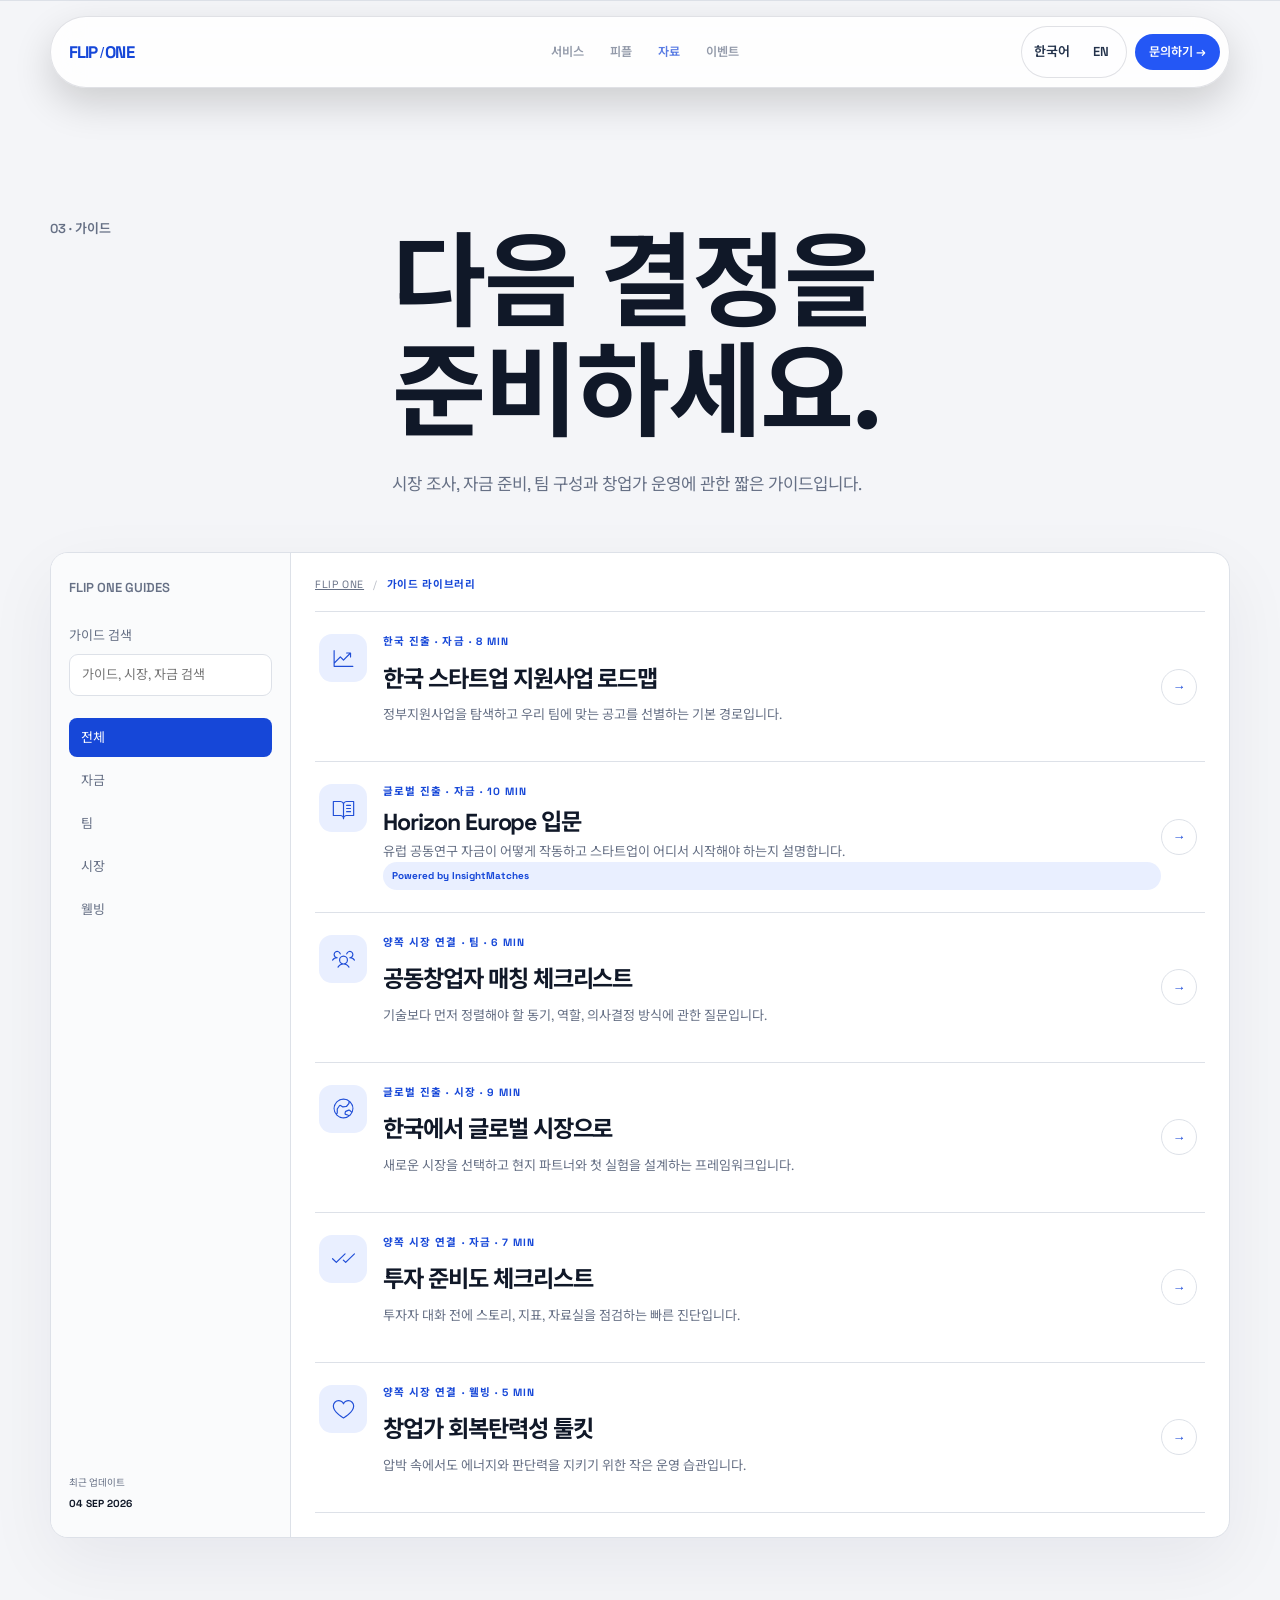
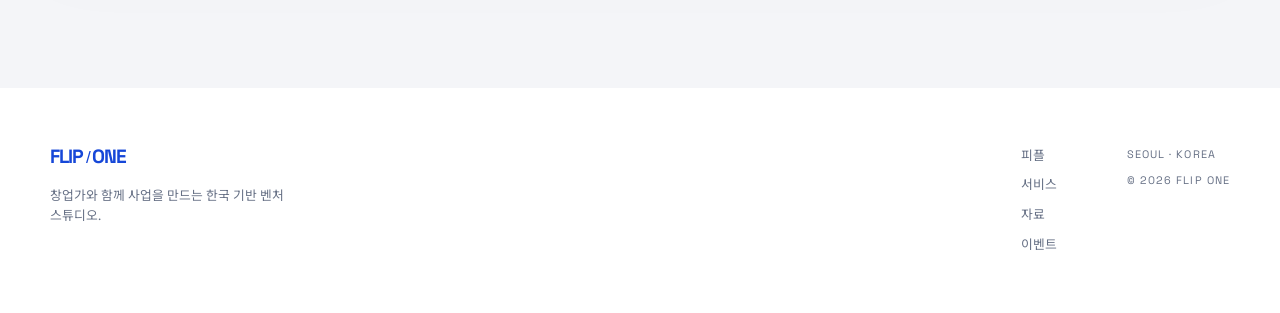
<file: resources.html>
<!doctype html>
<html lang="ko"><head><meta charset="utf-8"><meta name="viewport" content="width=device-width, initial-scale=1"><meta name="description" content="자금, 팀, 시장과 지속가능성을 위한 Flip One 지식 베이스."><meta name="theme-color" content="#f4f5f8"><title>Flip One | Resources</title><link rel="preconnect" href="https://fonts.googleapis.com"><link rel="preconnect" href="https://fonts.gstatic.com" crossorigin><link href="https://fonts.googleapis.com/css2?family=Noto+Sans+KR:wght@400;500;600;700&amp;family=Space+Grotesk:wght@400;500;600;700&amp;display=swap" rel="stylesheet"><link rel="stylesheet" href="styles.css"><script src="script.js" defer></script></head>
<body class="subpage resources-page"><a class="skip-link" href="#main" data-i18n="skip">본문으로 건너뛰기</a>
  <header class="site-header" id="site-header"><a class="wordmark" href="index.html" aria-label="Flip One home"><span>FLIP</span><span class="wordmark__slash">/</span><span>ONE</span></a><nav class="desktop-nav" aria-label="주요 내비게이션" data-i18n-aria="navLabel"><a href="services.html" data-i18n="navServices">서비스</a><a href="people.html" data-i18n="navPeople">피플</a><a href="resources.html" class="is-current" aria-current="page" data-i18n="navResources">자료</a><a href="events.html" data-i18n="navEvents">이벤트</a></nav><div class="header-actions"><div class="language-switch" role="group" aria-label="언어 선택"><button class="language-switch__button is-active" type="button" data-language="ko" aria-pressed="true">한국어</button><button class="language-switch__button" type="button" data-language="en" aria-pressed="false">EN</button></div><a class="nav-cta" href="index.html#course"><span data-i18n="cta">성장 방향 상담하기</span> →</a><button class="menu-button" id="menu-button" type="button" aria-expanded="false" aria-controls="mobile-nav"><span data-i18n="menu">메뉴</span></button></div></header>
  <nav class="mobile-nav" id="mobile-nav" hidden><a href="services.html" data-i18n="navServices">서비스</a><a href="people.html" data-i18n="navPeople">피플</a><a href="resources.html" data-i18n="navResources">자료</a><a href="events.html" data-i18n="navEvents">이벤트</a></nav>
  <main id="main"><section class="resources resources--page" id="resources" aria-labelledby="resources-heading"><div class="shell"><div class="section-heading"><div><p class="coordinate" data-i18n="resourcesSectionLabel">03 · 가이드</p></div><div><h1 id="resources-heading" data-i18n="resourcesSectionTitle">다음 결정을 준비하세요.</h1><p data-i18n="resourcesSectionSummary">시장 조사, 자금 준비, 팀 구성과 창업가 운영에 관한 짧은 가이드입니다.</p></div></div><div class="wiki-shell"><aside class="wiki-sidebar"><span class="coordinate">FLIP ONE GUIDES</span><label><span data-i18n="wikiSearch">가이드 검색</span><input id="resource-search" type="search" data-i18n-placeholder="wikiSearchPlaceholder" placeholder="가이드, 시장, 자금 검색"></label><nav id="resource-filters" class="resource-filters" aria-label="Resource categories"></nav><div class="wiki-sidebar__meta"><span data-i18n="wikiUpdated">최근 업데이트</span><strong>04 SEP 2026</strong></div></aside><div class="wiki-content"><div class="wiki-breadcrumb"><a href="index.html">FLIP ONE</a><i>/</i><strong data-i18n="wikiKnowledge">가이드 라이브러리</strong></div><div class="resource-grid" id="resource-grid"></div></div></div></div></section></main>
  <footer class="footer"><div class="shell footer__grid"><div><span class="wordmark"><span>FLIP</span><span class="wordmark__slash">/</span><span>ONE</span></span><p data-i18n="footerLine">창업가와 함께 사업을 만드는 한국 기반 벤처 스튜디오.</p></div><div class="footer__links"><a href="people.html" data-i18n="navPeople">피플</a><a href="services.html" data-i18n="navServices">서비스</a><a href="resources.html" data-i18n="navResources">자료</a><a href="events.html" data-i18n="navEvents">이벤트</a></div><div class="footer__meta"><span>SEOUL · KOREA</span><span>© 2026 FLIP ONE</span></div></div></footer>
  <dialog class="resource-dialog" id="resource-dialog" aria-labelledby="resource-dialog-title"><article><div class="resource-dialog__head"><div><span class="resource-category" id="resource-dialog-category"></span><h2 id="resource-dialog-title"></h2></div><button class="dialog-close" type="button" data-close-resource aria-label="닫기">×</button></div><p class="resource-attribution" id="resource-dialog-attribution" hidden>Powered by InsightMatches</p><p class="resource-dialog__summary" id="resource-dialog-summary"></p><div class="resource-dialog__body" id="resource-dialog-body"></div><button class="button button--primary" type="button" data-close-resource data-i18n="resourceDone">자료로 돌아가기</button></article></dialog>
</body></html>
</file>
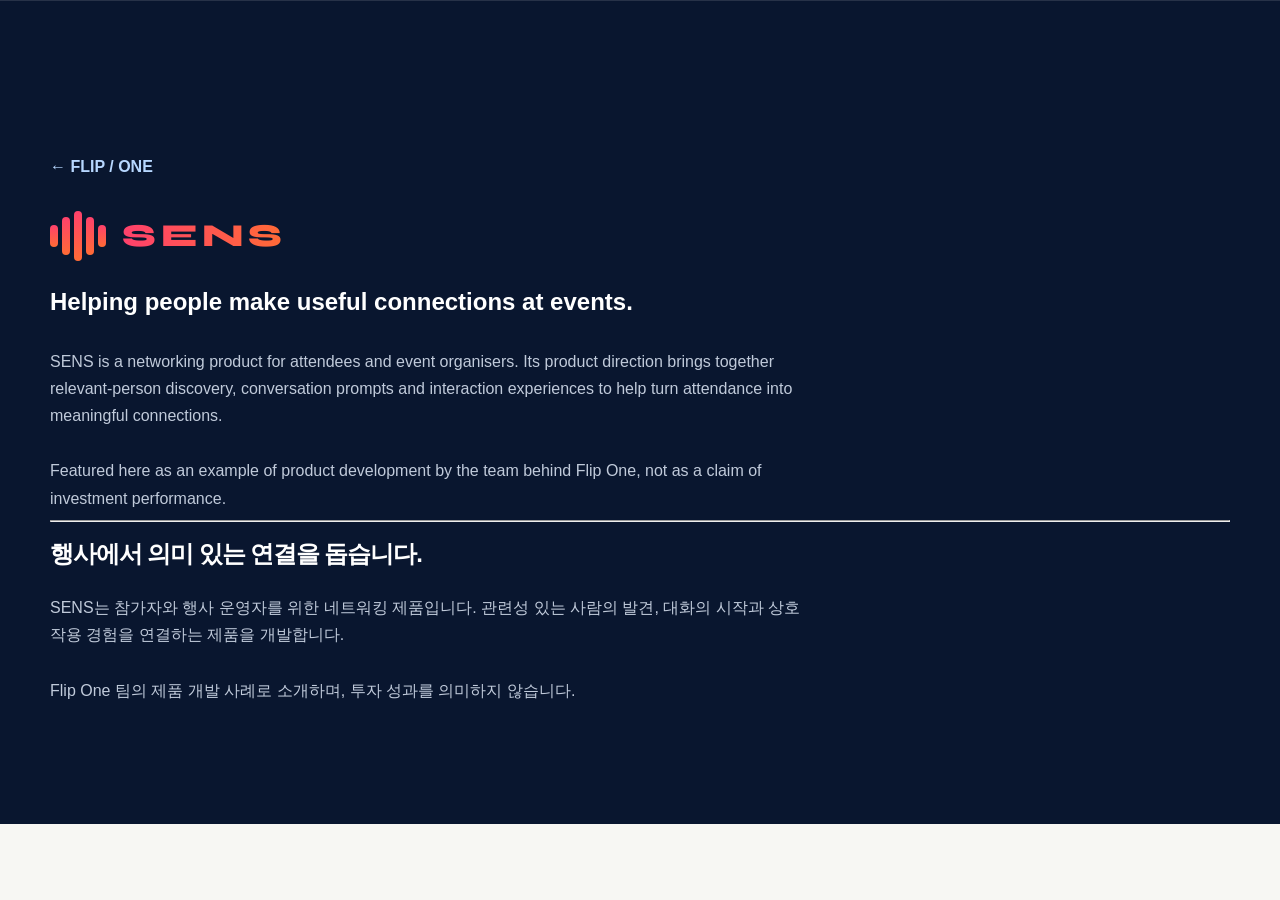
<file: sens.html>
<!doctype html>
<html lang="en"><head><meta charset="utf-8"><meta name="viewport" content="width=device-width,initial-scale=1"><title>SENS | Flip One</title><link rel="stylesheet" href="styles.css"><link href="https://fonts.googleapis.com/css2?family=Syne:wght@800&display=swap" rel="stylesheet"></head>
<body><main class="credibility"><div class="shell"><a class="proof-link" href="index.html">← FLIP / ONE</a><h1 class="sens-logo-container horizontal"><span class="logo-mark" aria-hidden="true"><i class="logo-bar"></i><i class="logo-bar"></i><i class="logo-bar"></i><i class="logo-bar"></i><i class="logo-bar"></i></span><span class="logo-wordmark">SENS</span></h1><h2>Helping people make useful connections at events.</h2><p class="proof-intro">SENS is a networking product for attendees and event organisers. Its product direction brings together relevant-person discovery, conversation prompts and interaction experiences to help turn attendance into meaningful connections.</p><p class="proof-intro">Featured here as an example of product development by the team behind Flip One, not as a claim of investment performance.</p><hr><section lang="ko"><h2>행사에서 의미 있는 연결을 돕습니다.</h2><p class="proof-intro">SENS는 참가자와 행사 운영자를 위한 네트워킹 제품입니다. 관련성 있는 사람의 발견, 대화의 시작과 상호작용 경험을 연결하는 제품을 개발합니다.</p><p class="proof-intro">Flip One 팀의 제품 개발 사례로 소개하며, 투자 성과를 의미하지 않습니다.</p></section></div></main></body></html>
</file>
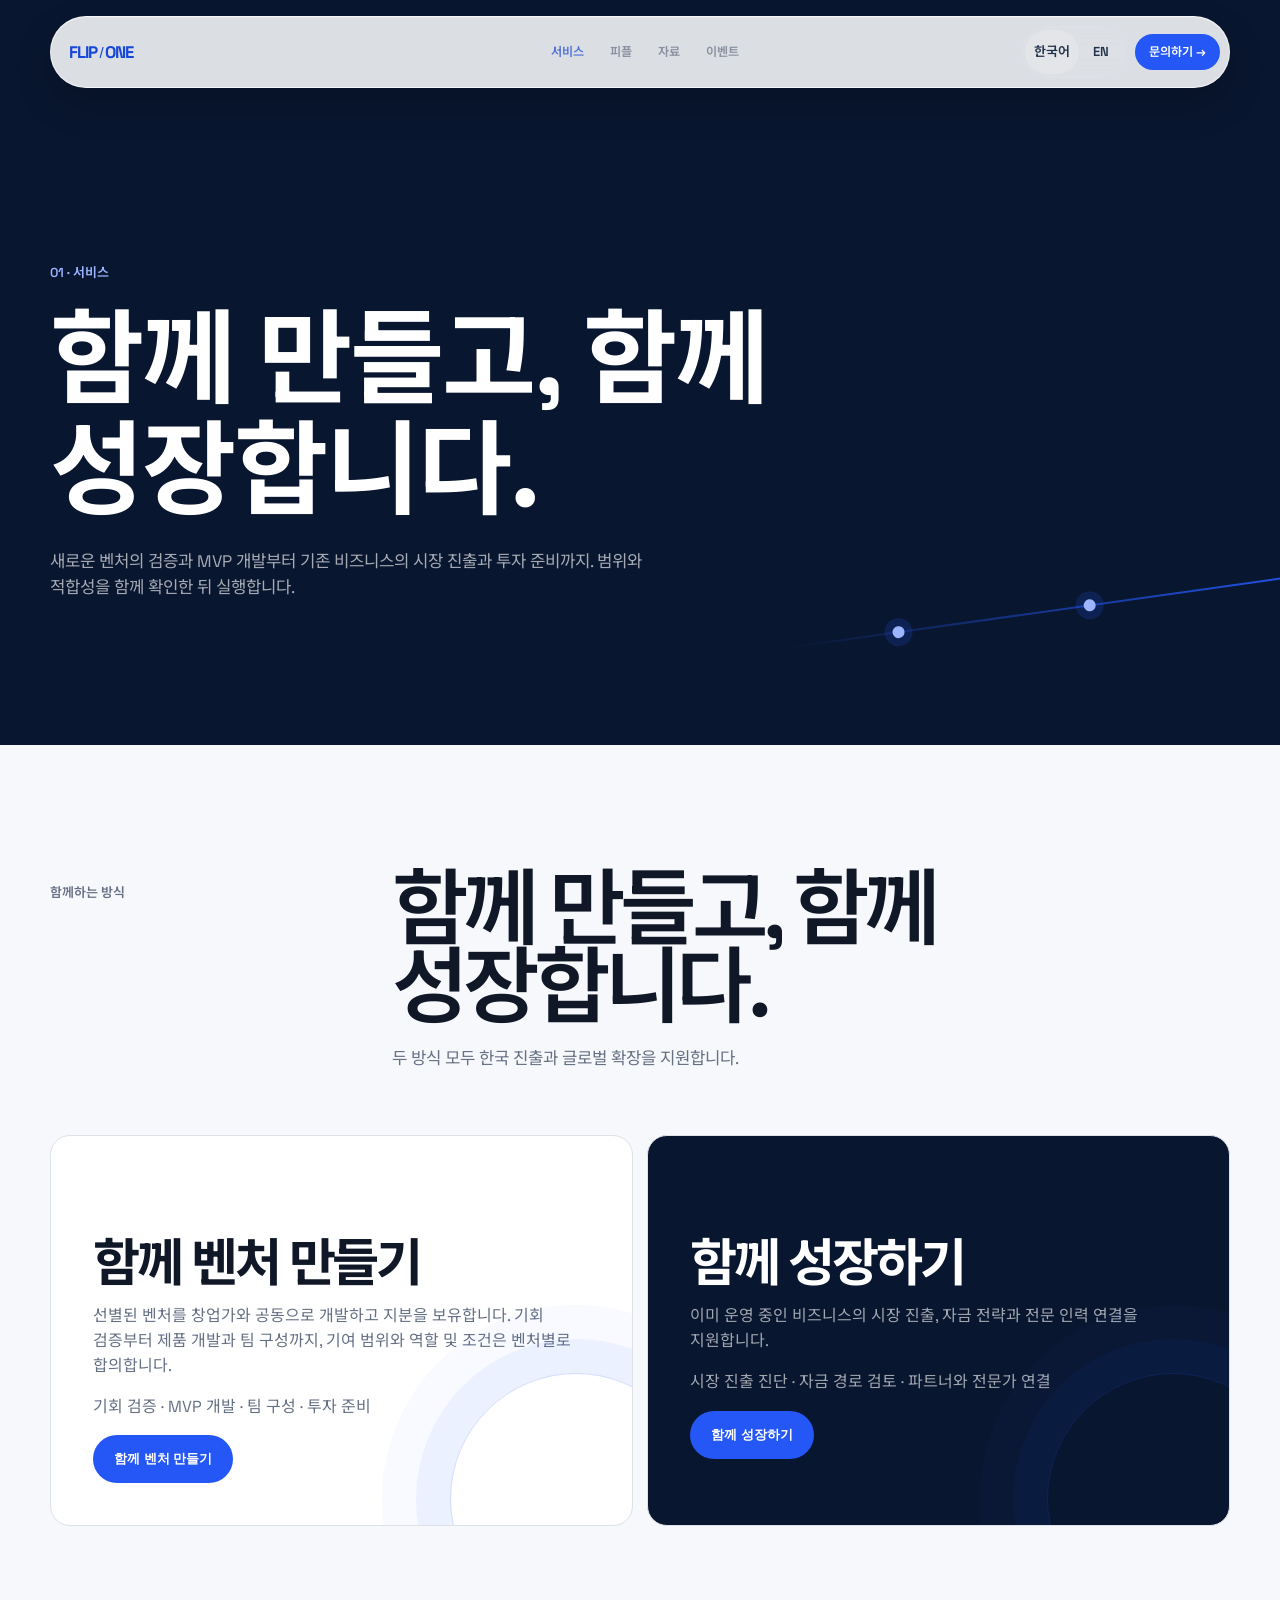
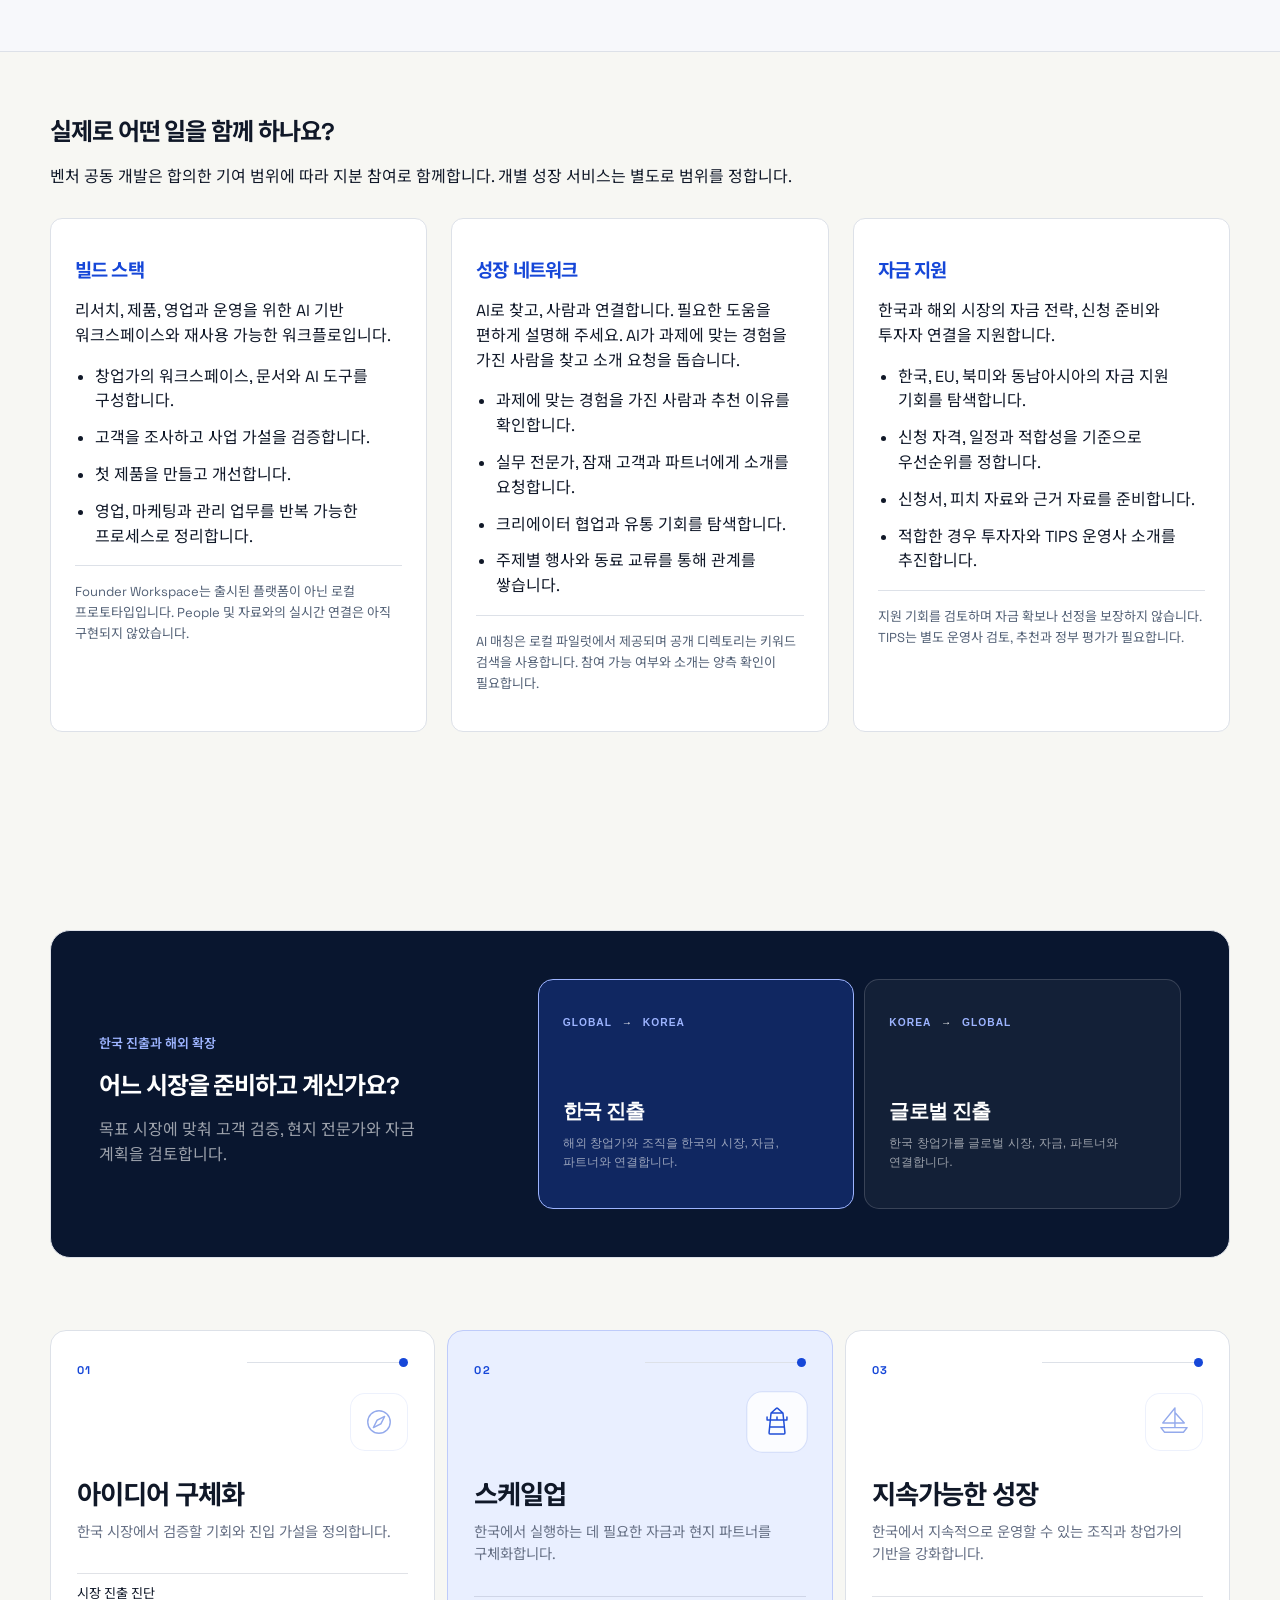
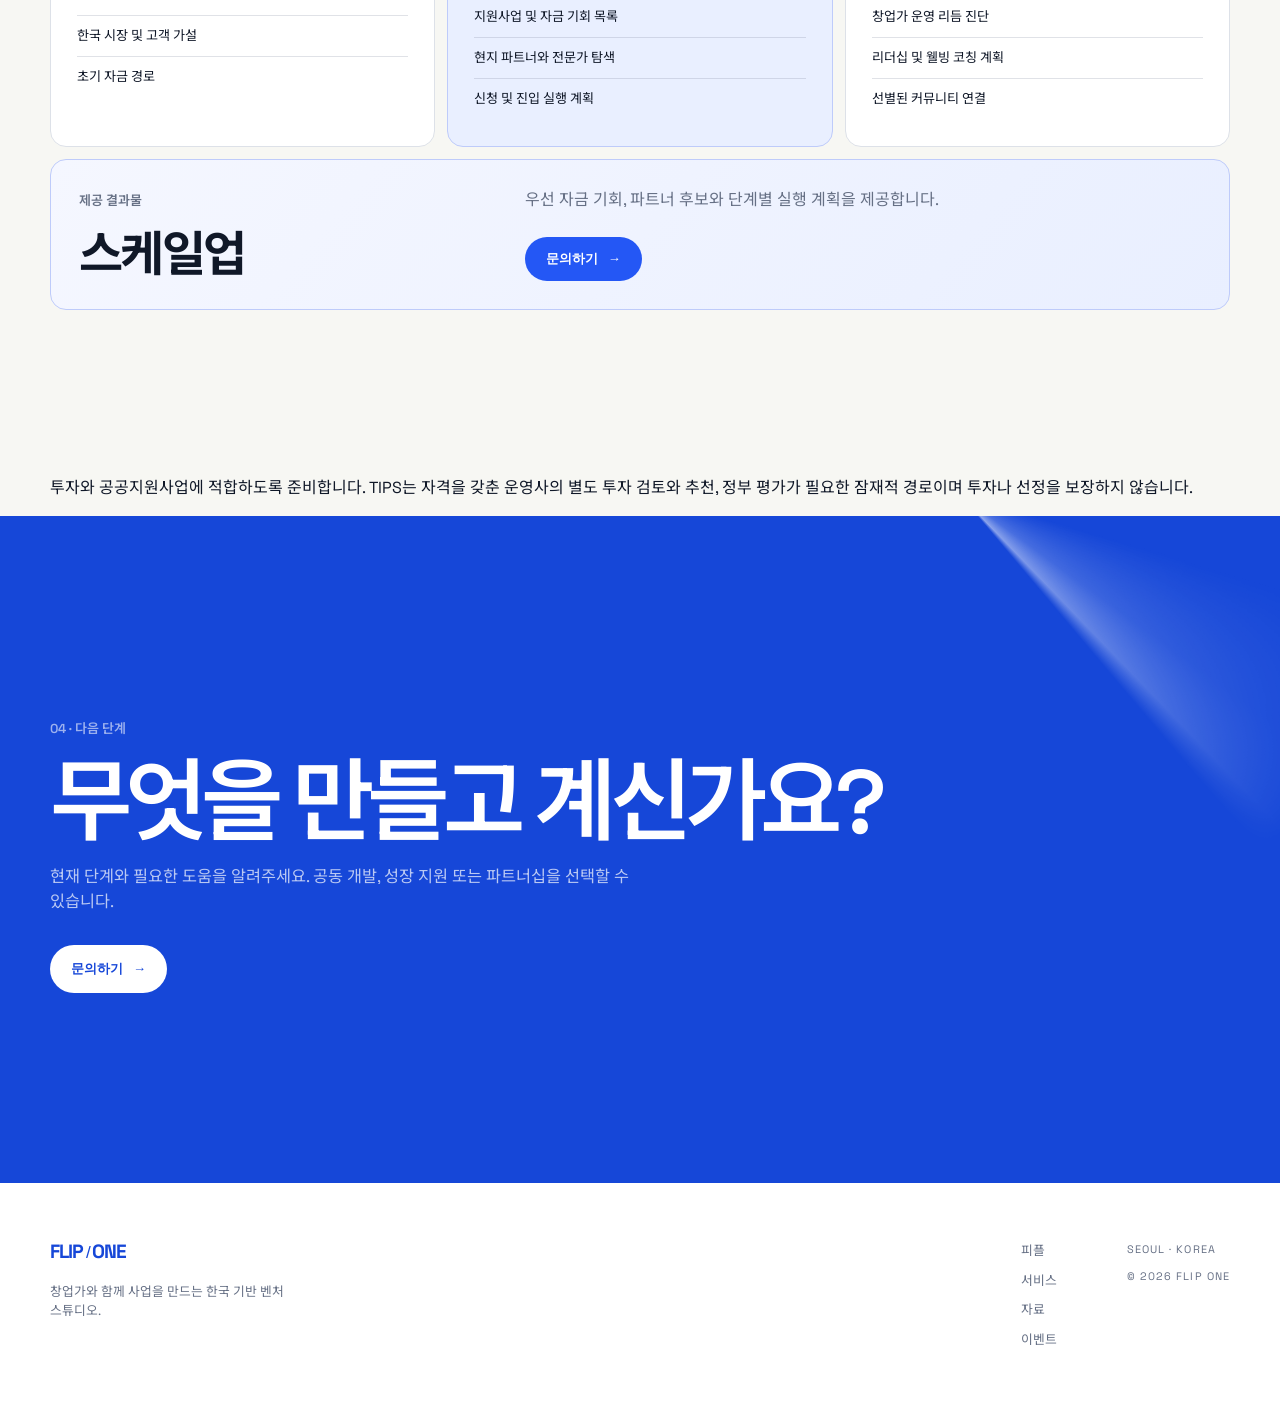
<file: services.html>
<!doctype html>
<html lang="ko">
<head>
  <meta charset="utf-8"><meta name="viewport" content="width=device-width, initial-scale=1">
  <meta name="description" content="아이디어 구체화부터 확장과 지속가능한 성장까지 지원하는 Flip One 서비스.">
  <meta name="theme-color" content="#09162f"><title>Flip One | Services</title>
  <link rel="preconnect" href="https://fonts.googleapis.com"><link rel="preconnect" href="https://fonts.gstatic.com" crossorigin>
  <link href="https://fonts.googleapis.com/css2?family=Noto+Sans+KR:wght@400;500;600;700&amp;family=Space+Grotesk:wght@400;500;600;700&amp;display=swap" rel="stylesheet"><link rel="stylesheet" href="styles.css"><script src="script.js?v=studio-proof-14" defer></script>
</head>
<body class="subpage services-page">
  <a class="skip-link" href="#main" data-i18n="skip">본문으로 건너뛰기</a>
  <header class="site-header" id="site-header"><a class="wordmark" href="index.html" aria-label="Flip One home"><span>FLIP</span><span class="wordmark__slash">/</span><span>ONE</span></a><nav class="desktop-nav" aria-label="주요 내비게이션" data-i18n-aria="navLabel"><a href="services.html" class="is-current" aria-current="page" data-i18n="navServices">서비스</a><a href="people.html" data-i18n="navPeople">피플</a><a href="resources.html" data-i18n="navResources">자료</a><a href="events.html" data-i18n="navEvents">이벤트</a></nav><div class="header-actions"><div class="language-switch" role="group" aria-label="언어 선택" data-i18n-aria="languageLabel"><button class="language-switch__button is-active" type="button" data-language="ko" aria-pressed="true">한국어</button><button class="language-switch__button" type="button" data-language="en" aria-pressed="false">EN</button></div><a class="nav-cta" href="#course"><span data-i18n="cta">성장 방향 상담하기</span> <span aria-hidden="true">→</span></a><button class="menu-button" id="menu-button" type="button" aria-expanded="false" aria-controls="mobile-nav"><span data-i18n="menu">메뉴</span></button></div></header>
  <nav class="mobile-nav" id="mobile-nav" aria-label="모바일 내비게이션" hidden><a href="services.html" data-i18n="navServices">서비스</a><a href="people.html" data-i18n="navPeople">피플</a><a href="resources.html" data-i18n="navResources">자료</a><a href="events.html" data-i18n="navEvents">이벤트</a><a href="#course" data-i18n="cta">성장 방향 상담하기</a></nav>
  <main id="main">
    <section class="subpage-hero"><div class="shell"><p class="coordinate" data-i18n="servicesLabel">01 · 서비스</p><h1 data-i18n="servicesTitle">함께 만들고, 함께 성장합니다.</h1><p data-i18n="servicesSummary">새로운 벤처의 검증과 MVP 개발부터 기존 비즈니스의 시장 진출과 투자 준비까지. 범위와 적합성을 함께 확인한 뒤 실행합니다.</p><div class="subpage-hero__route" aria-hidden="true"><i></i><i></i><i></i></div></div></section>
<section class="audience-pathways" aria-labelledby="engagement-heading"><div class="shell"><div class="section-heading"><p class="coordinate" data-i18n="engagementLabel">함께하는 방식</p><div><h2 id="engagement-heading" data-i18n="servicesTitle">함께 만들고, 함께 성장합니다.</h2><p data-i18n="routeContext">두 방식 모두 한국 진출과 글로벌 확장을 지원합니다.</p></div></div><div class="audience-pathways__grid"><article><h3 data-i18n="buildTitle">함께 벤처 만들기</h3><p data-i18n="buildBody">선별된 벤처를 창업가와 공동으로 개발하고 지분을 보유합니다. 기회 검증부터 제품 개발과 팀 구성까지, 기여 범위와 역할 및 조건은 벤처별로 합의합니다.</p><p data-i18n="buildItems">기회 검증 · MVP 개발 · 팀 구성 · 투자 준비</p><button type="button" class="button button--primary" data-open-course data-engagement="build" data-i18n="buildTitle">함께 벤처 만들기</button></article><article><h3 data-i18n="growTitle">함께 성장하기</h3><p data-i18n="growBody">이미 운영 중인 비즈니스의 시장 진출, 자금 전략과 전문 인력 연결을 지원합니다.</p><p data-i18n="growItems">시장 진출 진단 · 자금 경로 검토 · 파트너와 전문가 연결</p><button type="button" class="button button--primary" data-open-course data-engagement="grow" data-i18n="growTitle">함께 성장하기</button></article></div></div></section>
    <section class="studio-capabilities shell" id="studio-capabilities" aria-label="Studio capabilities"></section>
    <script src="studio-layers.js?v=capabilities-2" defer></script>
    <section class="services" id="services" aria-labelledby="services-heading"><div class="shell"><div class="pathways" aria-labelledby="pathways-heading"><div class="pathways__intro"><p class="coordinate" data-i18n="pathwaysLabel">한국 진출과 해외 확장</p><h2 id="pathways-heading" data-i18n="pathwaysTitle">어느 시장을 준비하고 계신가요?</h2><p data-i18n="pathwaysSummary">목표 시장에 맞춰 고객 검증, 현지 전문가와 자금 계획을 검토합니다.</p></div><div class="pathway-switch" role="group" aria-label="성장 방향" data-i18n-aria="pathwaysAria"><button class="pathway-card is-active" type="button" data-direction="inbound" aria-pressed="true"><span class="pathway-card__route" aria-hidden="true">GLOBAL <i>→</i> KOREA</span><strong data-i18n="inboundTitle">한국 진출</strong><small data-i18n="inboundBody">해외 창업가와 조직을 한국의 시장, 자금, 파트너와 연결합니다.</small></button><button class="pathway-card" type="button" data-direction="outbound" aria-pressed="false"><span class="pathway-card__route" aria-hidden="true">KOREA <i>→</i> GLOBAL</span><strong data-i18n="outboundTitle">글로벌 진출</strong><small data-i18n="outboundBody">한국 창업가를 글로벌 시장, 자금, 파트너와 연결합니다.</small></button></div></div><div class="stage-grid">
      <article class="stage-card" data-service-stage="ideation" role="button" tabindex="0" aria-pressed="false"><span class="stage-card__number">01</span><span class="stage-card__route" aria-hidden="true"></span><div class="stage-symbol" aria-hidden="true"><img src="Assets/Icons/compass.svg" alt=""></div><h3 data-i18n="ideationTitle">아이디어 구체화</h3><p data-service-body="ideation"></p><ul><li data-service-item="ideation-0"></li><li data-service-item="ideation-1"></li><li data-service-item="ideation-2"></li></ul></article>
      <article class="stage-card stage-card--active" data-service-stage="scaling" role="button" tabindex="0" aria-pressed="true"><span class="stage-card__number">02</span><span class="stage-card__route" aria-hidden="true"></span><div class="stage-symbol" aria-hidden="true"><img src="Assets/Icons/lighthouse.svg" alt=""></div><h3 data-i18n="scalingTitle">스케일업</h3><p data-service-body="scaling"></p><ul><li data-service-item="scaling-0"></li><li data-service-item="scaling-1"></li><li data-service-item="scaling-2"></li></ul></article>
      <article class="stage-card" data-service-stage="sustaining" role="button" tabindex="0" aria-pressed="false"><span class="stage-card__number">03</span><span class="stage-card__route" aria-hidden="true"></span><div class="stage-symbol" aria-hidden="true"><img src="Assets/Icons/sailboat.svg" alt=""></div><h3 data-i18n="sustainingTitle">지속가능한 성장</h3><p data-service-body="sustaining"></p><ul><li data-service-item="sustaining-0"></li><li data-service-item="sustaining-1"></li><li data-service-item="sustaining-2"></li></ul></article>
    </div><aside class="service-detail" id="service-detail" aria-live="polite"><div><span class="coordinate" data-i18n="expectedOutcome">제공 결과물</span><h3 id="service-detail-title">스케일업</h3></div><div><p id="service-detail-copy"></p><button class="button button--primary" type="button" data-open-course data-course-stage="scaling"><span data-i18n="stageCta">문의하기</span><span aria-hidden="true">→</span></button></div></aside></div></section>
<aside class="shell"><p data-i18n="fundingBoundary">투자와 공공지원사업에 적합하도록 준비합니다. TIPS는 자격을 갖춘 운영사의 별도 투자 검토와 추천, 정부 평가가 필요한 잠재적 경로이며 투자나 선정을 보장하지 않습니다.</p></aside>
    <section class="course" id="course"><div class="course__beam" aria-hidden="true"></div><div class="shell course__content"><p class="coordinate" data-i18n="courseLabel">04 · 다음 단계</p><h2 data-i18n="courseTitle">무엇을 만들고 계신가요?</h2><p data-i18n="courseBody">현재 단계와 필요한 도움을 알려주세요. 공동 개발, 성장 지원 또는 파트너십을 선택할 수 있습니다.</p><button class="button button--primary" type="button" data-open-course><span data-i18n="cta">성장 방향 상담하기</span> →</button></div></section>
  </main>
  <footer class="footer"><div class="shell footer__grid"><div><span class="wordmark"><span>FLIP</span><span class="wordmark__slash">/</span><span>ONE</span></span><p data-i18n="footerLine">창업가와 함께 사업을 만드는 한국 기반 벤처 스튜디오.</p></div><div class="footer__links"><a href="people.html" data-i18n="navPeople">피플</a><a href="services.html" data-i18n="navServices">서비스</a><a href="resources.html" data-i18n="navResources">자료</a><a href="events.html" data-i18n="navEvents">이벤트</a></div><div class="footer__meta"><span>SEOUL · KOREA</span><span>© 2026 FLIP ONE</span></div></div></footer>
  <dialog class="course-dialog" id="course-dialog" aria-labelledby="dialog-title"><form class="course-form" id="course-form" method="dialog"><div class="course-form__head"><div><p class="coordinate" data-i18n="dialogLabel">항로 설계</p><h2 id="dialog-title" data-i18n="dialogTitle">사업에 대해 알려주세요.</h2></div><button class="dialog-close" type="button" data-close-course aria-label="닫기">×</button></div><label><span data-i18n="engagementQuestion">어떤 협업을 원하시나요?</span><select name="engagement"><option value="build" data-i18n="engagementBuild">벤처 공동 개발</option><option value="grow" data-i18n="engagementGrow">기존 비즈니스 성장</option><option value="partner" data-i18n="engagementPartner">파트너십 논의</option></select></label><label><span data-i18n="nameLabel">이름</span><input name="name" required></label><label><span data-i18n="emailLabel">이메일</span><input name="email" type="email" required></label><label><span data-i18n="directionLabel">성장 방향</span><select name="direction"><option value="inbound" data-i18n="inboundTitle">한국 진출</option><option value="outbound" data-i18n="outboundTitle">글로벌 진출</option></select></label><label><span data-i18n="helpLabel">지금 가장 필요한 것은 무엇인가요?</span><textarea name="message" rows="4" required></textarea></label><button class="button button--primary" type="submit" data-i18n="send">입력 내용 미리보기</button><p class="form-note" data-i18n="formNote">이 미리보기에서는 개인정보가 전송되거나 저장되지 않습니다.</p><p class="form-success" id="form-success" hidden data-i18n="formSuccess"></p></form></dialog>
</body></html>
</file>
<file: styles.css>
.studio-capabilities { padding-block: 48px; }
.capabilities-grid { display:grid; grid-template-columns:repeat(3,minmax(0,1fr)); gap:24px; margin-top:28px; }
.capabilities-grid article { padding:24px; background:#fff; border:1px solid #dde1e8; border-radius:12px; }
.capabilities-grid h3 { color:#1647d8; }
.capabilities-grid li { margin-bottom:12px; }
.capabilities-grid ul { padding-left:20px; }
.capability-caveat { font-size:13px; line-height:1.6; color:#536176; border-top:1px solid #dde1e8; padding-top:16px; }
@media(max-width:800px) { .capabilities-grid { grid-template-columns:1fr; } }
:root {
  --blue: #1647d8;
  --blue-bright: #2457f5;
  --electric: #2457f5;
  --blue-soft: #e9efff;
  --navy: #09162f;
  --navy-2: #0f2149;
  --ink: #101828;
  --muted: #667085;
  --line: #dde1e8;
  --paper: #f7f7f3;
  --white: #ffffff;
  --ease: cubic-bezier(.2,.7,.2,1);
  --max: 1180px;
}

* { box-sizing: border-box; }

html { scroll-behavior: smooth; }

section[id] { scroll-margin-top: 92px; }

body {
  margin: 0;
  background: var(--paper);
  color: var(--ink);
  font-family: "Space Grotesk", "Noto Sans KR", Inter, Arial, sans-serif;
  font-size: 16px;
  line-height: 1.55;
  -webkit-font-smoothing: antialiased;
}

a { color: inherit; }

:lang(ko) body { word-break: keep-all; }
:lang(ko) h1, :lang(ko) h2, :lang(ko) h3 { letter-spacing: -0.045em; line-height: 1.02; word-break: keep-all; }

.skip-link {
  position: fixed;
  z-index: 100;
  top: 10px;
  left: 10px;
  padding: 10px 14px;
  border-radius: 999px;
  background: var(--white);
  color: var(--navy);
  transform: translateY(-160%);
}

.skip-link:focus { transform: translateY(0); }

.shell {
  width: min(calc(100% - 40px), var(--max));
  margin: 0 auto;
}

.site-header {
  position: fixed;
  z-index: 20;
  top: 16px;
  left: 50%;
  display: grid;
  grid-template-columns: 1fr auto 1fr;
  align-items: center;
  width: min(calc(100% - 32px), var(--max));
  padding: 9px 9px 9px 18px;
  border: 1px solid rgba(255,255,255,0.16);
  border-radius: 999px;
  background: rgba(255,255,255,0.075);
  color: var(--white);
  box-shadow: inset 0 1px 0 rgba(255,255,255,0.16), 0 16px 38px rgba(0,0,0,0.16);
  backdrop-filter: blur(16px) saturate(150%);
  -webkit-backdrop-filter: blur(16px) saturate(150%);
  transform: translateX(-50%);
  transition: color 260ms var(--ease), background 260ms var(--ease), border-color 260ms var(--ease);
}

.site-header.is-light {
  border-color: rgba(255,255,255,0.75);
  background: rgba(255,255,255,0.78);
  color: var(--ink);
  box-shadow: inset 0 1px 0 rgba(255,255,255,0.92), 0 14px 38px rgba(9,22,47,0.08);
}

.wordmark {
  display: inline-flex;
  align-items: baseline;
  justify-self: start;
  font-size: 1.05rem;
  font-weight: 700;
  letter-spacing: -0.055em;
  line-height: 1;
  text-decoration: none;
  white-space: nowrap;
}

.wordmark__slash {
  margin: 0 0.14em 0 0.18em;
  font-family: Arial, sans-serif;
  font-size: 0.9em;
  font-weight: 400;
  transform: translateY(-0.025em);
}

.desktop-nav { display: flex; align-items: center; gap: 2px; }

.desktop-nav a {
  padding: 8px 12px;
  border-radius: 999px;
  font-size: 0.76rem;
  font-weight: 600;
  opacity: 0.7;
  text-decoration: none;
}

.desktop-nav a:hover,
.desktop-nav a:focus-visible {
  background: rgba(36,87,245,0.16);
  opacity: 1;
  outline: none;
}

.header-actions {
  justify-self: end;
  display: flex;
  align-items: center;
  gap: 8px;
}

.menu-button {
  display: none;
  min-height: 44px;
  padding: 0 12px;
  border: 1px solid rgba(255,255,255,0.18);
  border-radius: 999px;
  background: transparent;
  color: inherit;
  font: inherit;
  font-size: 0.7rem;
  font-weight: 600;
  cursor: pointer;
}

.is-light .menu-button { border-color: var(--line); }

.mobile-nav {
  position: fixed;
  z-index: 19;
  top: 74px;
  right: 16px;
  left: 16px;
  padding: 14px;
  border: 1px solid rgba(255,255,255,0.78);
  border-radius: 18px;
  background: rgba(255,255,255,0.88);
  box-shadow: 0 24px 60px rgba(9,22,47,0.18);
  backdrop-filter: blur(20px) saturate(150%);
  -webkit-backdrop-filter: blur(20px) saturate(150%);
}

.mobile-nav:not([hidden]) { display: grid; }

.mobile-nav a {
  padding: 13px 12px;
  border-bottom: 1px solid var(--line);
  font-size: 0.92rem;
  font-weight: 600;
  text-decoration: none;
}

.mobile-nav a:last-child { border: 0; color: var(--blue); }

.language-switch {
  display: flex;
  align-items: center;
  padding: 3px;
  border: 1px solid rgba(255,255,255,0.16);
  border-radius: 999px;
  background: rgba(255,255,255,0.06);
}

.is-light .language-switch {
  border-color: var(--line);
  background: rgba(9,22,47,0.04);
}

.language-switch__button {
  min-width: 44px;
  min-height: 44px;
  padding: 0 9px;
  border: 0;
  border-radius: 999px;
  background: transparent;
  color: inherit;
  font: inherit;
  font-size: 0.67rem;
  font-weight: 600;
  cursor: pointer;
  opacity: 0.55;
}

.language-switch__button.is-active {
  background: rgba(255,255,255,0.16);
  opacity: 1;
}

.is-light .language-switch__button.is-active { background: var(--white); }

.language-switch__button:focus-visible {
  outline: 2px solid var(--blue-bright);
  outline-offset: 1px;
}

.nav-cta {
  padding: 9px 14px;
  border-radius: 999px;
  background: var(--blue-bright);
  color: var(--white);
  font-size: 0.76rem;
  font-weight: 600;
  text-decoration: none;
}

.hero {
  position: relative;
  min-height: 100svh;
  display: flex;
  flex-direction: column;
  justify-content: center;
  overflow: hidden;
  background:
    radial-gradient(circle at 78% 38%, rgba(36,87,245,0.18), transparent 24rem),
    linear-gradient(145deg, var(--navy-2), var(--navy) 66%);
  color: var(--white);
}

.hero__grid {
  position: absolute;
  inset: 0;
  background-image:
    linear-gradient(rgba(255,255,255,0.035) 1px, transparent 1px),
    linear-gradient(90deg, rgba(255,255,255,0.035) 1px, transparent 1px);
  background-size: 72px 72px;
  mask-image: linear-gradient(to right, #000, transparent 86%);
  -webkit-mask-image: linear-gradient(to right, #000, transparent 86%);
}

.hero__beam {
  position: absolute;
  top: 16%;
  right: -8%;
  width: 62%;
  aspect-ratio: 1;
  background: conic-gradient(from 142deg at 50% 50%, transparent 0deg, transparent 321deg, rgba(36,87,245,0.18) 339deg, rgba(157,180,255,0.62) 355deg, transparent 360deg);
  mask-image: radial-gradient(circle, #000 0%, transparent 62%);
  -webkit-mask-image: radial-gradient(circle, #000 0%, transparent 62%);
  pointer-events: none;
}

.hero__destination {
  position: absolute;
  top: 34%;
  right: 12%;
  width: 86px;
  height: 86px;
  border: 1px solid rgba(255,255,255,0.25);
  border-radius: 50%;
}

.hero__destination::before,
.hero__destination::after {
  position: absolute;
  background: rgba(255,255,255,0.35);
  content: "";
}

.hero__destination::before { top: 50%; left: -18px; width: 120px; height: 1px; }
.hero__destination::after { top: -18px; left: 50%; width: 1px; height: 120px; }

.hero__destination span {
  position: absolute;
  inset: 34px;
  border-radius: 50%;
  background: var(--white);
  box-shadow: 0 0 0 12px rgba(255,255,255,0.06), 0 0 48px rgba(157,180,255,0.85);
}

.hero__visual {
  position: absolute;
  z-index: 1;
  top: 50%;
  right: clamp(20px, 4vw, 72px);
  width: min(40vw, 610px);
  margin: 0;
  overflow: hidden;
  background: transparent;
  mask-image: radial-gradient(ellipse at center, #000 52%, transparent 78%);
  -webkit-mask-image: radial-gradient(ellipse at center, #000 52%, transparent 78%);
  transform: translateY(-45%);
  animation: hero-boat-float 6s ease-in-out infinite;
}

.hero__visual img {
  display: block;
  width: 100%;
  height: auto;
  filter: saturate(1.05);
}

@keyframes hero-boat-float {
  0%, 100% { transform: translateY(-45%) rotate(-0.4deg); }
  50% { transform: translateY(calc(-45% - 10px)) rotate(0.6deg); }
}

.hero__content {
  position: relative;
  z-index: 2;
  padding-top: 96px;
}

.eyebrow,
.coordinate {
  font-size: 0.7rem;
  font-weight: 600;
  letter-spacing: 0.13em;
  text-transform: uppercase;
}

.eyebrow {
  margin: 0 0 22px;
  color: #9db4ff;
}

.hero h1 {
  max-width: min(900px, 68vw);
  margin: 0 0 26px;
  font-size: clamp(4.2rem, 10vw, 9.4rem);
  font-weight: 600;
  letter-spacing: -0.02em;
  line-height: 1.08;
}

html[lang="en"] .hero h1 { letter-spacing: -.08em; line-height: .94; }
html[lang="ko"] :is(.subpage-hero, .platform--page, .resources--page, .events--page) h1 { letter-spacing: -.02em; line-height: 1.08; }
html[lang="ko"] :is(button, input, select, textarea, label, .desktop-nav, .mobile-nav, .coordinate) { font-size: max(.8125rem, 13px); letter-spacing: 0; }
.site-header:not(.is-light) .language-switch__button { color: #f3f6ff; opacity: 1; }
:is(.services-page, .resources-page, .events-page, .platform-page) .site-header .language-switch__button,
.site-header.is-light .language-switch__button { color: #23324b; opacity: 1; }
.mobile-nav a { min-height: 44px; padding-block: 12px; }

.hero h1 span {
  display: block;
  opacity: 0;
  transform: translateY(40px);
  animation: title-in 800ms var(--ease) forwards;
}

.hero h1 span:nth-child(2) { animation-delay: 110ms; }
.hero h1 .hero__accent { color: #9db4ff; }

@keyframes title-in {
  to { opacity: 1; transform: translateY(0); }
}

.hero__summary {
  max-width: min(650px, 58vw);
  margin: 0 0 30px;
  color: rgba(255,255,255,0.7);
  font-size: clamp(1rem, 1.8vw, 1.18rem);
}
.hero__audience { max-width: 680px; margin: -14px 0 28px; color: #aebfff; font-size: .76rem; font-weight: 600; letter-spacing: .025em; }

.hero__actions { display: flex; flex-wrap: wrap; gap: 10px; }

.button {
  display: inline-flex;
  align-items: center;
  justify-content: center;
  gap: 10px;
  min-height: 48px;
  padding: 0 20px;
  border: 1px solid transparent;
  border-radius: 999px;
  font-size: 0.88rem;
  font-weight: 600;
  text-decoration: none;
  transition: transform 160ms var(--ease), background 160ms var(--ease), border-color 160ms var(--ease);
}

.button:hover { transform: translateY(-2px); }
.button:focus-visible { outline: 3px solid var(--blue-bright); outline-offset: 3px; }
.button--primary { background: var(--blue-bright); color: var(--white); }
.button--primary:hover { background: #3969f7; }
.button--ghost { border-color: rgba(255,255,255,0.28); color: var(--white); }
.button--ghost:hover { border-color: rgba(255,255,255,0.65); background: rgba(255,255,255,0.06); }

.hero__footer {
  position: absolute;
  z-index: 2;
  right: 0;
  bottom: 24px;
  left: 0;
  display: flex;
  justify-content: space-between;
  color: rgba(255,255,255,0.46);
  font-size: 0.68rem;
  letter-spacing: 0.1em;
  text-transform: uppercase;
}

.coordinate { color: var(--muted); }

.direction { padding: clamp(90px, 12vw, 150px) 0; }
.audience-pathways { padding: clamp(80px, 10vw, 125px) 0; border-bottom: 1px solid var(--line); background: #f7f8fb; }
.audience-pathways__grid { display: grid; grid-template-columns: repeat(2, 1fr); gap: 14px; margin-top: 54px; }
.audience-pathways__grid article { position: relative; min-height: 390px; padding: clamp(25px, 4vw, 42px); overflow: hidden; border: 1px solid var(--line); border-radius: 20px; background: #fff; }
.audience-pathways__grid article:last-child { background: var(--navy); color: #fff; }
.audience-pathways__grid article::after { position: absolute; right: -70px; bottom: -100px; width: 250px; height: 250px; border: 1px solid rgba(36,87,245,.2); border-radius: 50%; box-shadow: 0 0 0 34px rgba(36,87,245,.05), 0 0 0 68px rgba(36,87,245,.03); content: ""; }
.audience-pathways__grid article > span { color: var(--blue); font-size: .66rem; font-weight: 700; letter-spacing: .12em; }
.audience-pathways__grid article:last-child > span { color: #9db4ff; }
.audience-pathways__grid h3 { max-width: 480px; margin: 62px 0 12px; font-size: clamp(2.1rem, 4vw, 3.8rem); letter-spacing: -.06em; line-height: .95; }
.audience-pathways__grid p { max-width: 480px; color: var(--muted); }
.audience-pathways__grid article:last-child p { color: rgba(255,255,255,.62); }
.audience-pathways__grid ul { position: relative; z-index: 1; margin: 34px 0 0; padding: 0; list-style: none; }
.audience-pathways__grid li { padding: 11px 0; border-top: 1px solid var(--line); font-size: .82rem; }
.audience-pathways__grid article:last-child li { border-color: rgba(255,255,255,.13); }

.section-heading {
  display: grid;
  grid-template-columns: 0.36fr 1fr;
  gap: 40px;
  align-items: start;
  margin-bottom: 64px;
}

.section-heading h2 {
  max-width: 760px;
  margin: 0 0 18px;
  font-size: clamp(2.8rem, 6.5vw, 6rem);
  font-weight: 600;
  letter-spacing: -0.07em;
  line-height: 0.94;
}

.section-heading > div > p:not(.coordinate) {
  max-width: 650px;
  margin: 0;
  color: var(--muted);
  font-size: 1.05rem;
}

.section-metaphor {
  position: relative;
  height: clamp(190px, 24vw, 290px);
  margin: -22px 0 42px;
  overflow: hidden;
  border-radius: 18px;
}

.section-metaphor img {
  display: block;
  width: 100%;
  height: 100%;
  object-fit: cover;
  transition: transform 900ms var(--ease);
}

.section-metaphor:hover img { transform: scale(1.015); }
.section-metaphor--light { border: 1px solid var(--line); background: var(--paper); }
.section-metaphor--light img { mix-blend-mode: multiply; }
.section-metaphor--dark {
  border: 1px solid rgba(255,255,255,0.1);
  background: var(--navy);
  mask-image: linear-gradient(90deg, transparent, #000 5%, #000 95%, transparent);
  -webkit-mask-image: linear-gradient(90deg, transparent, #000 5%, #000 95%, transparent);
}

.value-grid {
  display: grid;
  grid-template-columns: repeat(4, 1fr);
  border: 1px solid var(--line);
  border-radius: 16px;
  overflow: hidden;
  background: var(--white);
}

.value-card {
  position: relative;
  min-height: 390px;
  padding: 20px;
  border-left: 1px solid var(--line);
}

.value-card:first-child { border-left: 0; }
.value-card__index { color: var(--blue); font-size: 0.7rem; font-weight: 700; letter-spacing: 0.12em; }

.value-card__illustration { height: 168px; margin: 18px 0 22px; overflow: hidden; border-radius: 12px; background: var(--blue-soft); }
.value-card__illustration img { width: 100%; height: 100%; object-fit: cover; transition: transform 700ms var(--ease); }
.value-card:hover .value-card__illustration img { transform: scale(1.045) rotate(-0.4deg); }
.value-card h3 {
  margin: 0 0 10px;
  font-size: 1.5rem;
  letter-spacing: -0.04em;
}

.value-card p { max-width: 280px; margin: 0; color: var(--muted); font-size: 0.92rem; }
.value-grid--method { grid-template-columns: repeat(3, 1fr); border: 0; border-radius: 0; background: transparent; gap: 32px; }
.value-grid--method .value-card { min-height: 0; padding: 24px 0; border: 0; border-top: 1px solid var(--line); }
.value-grid--method .value-card__index { display: block; margin-bottom: 28px; font-size: .8125rem; }
.value-grid--method .value-card__line { display: none; }

.value-card__line {
  position: absolute;
  right: 28px;
  bottom: 30px;
  left: 28px;
  height: 2px;
  overflow: hidden;
  background: var(--line);
}

.value-card__line::after {
  display: block;
  width: 32%;
  height: 100%;
  background: var(--blue);
  content: "";
  transform: translateX(-105%);
  transition: transform 400ms var(--ease);
}

.value-card:hover .value-card__line::after { transform: translateX(0); }

.pathways { display: grid; grid-template-columns: 0.72fr 1.28fr; gap: clamp(32px, 6vw, 84px); align-items: center; margin-top: 72px; padding: clamp(26px, 4vw, 48px); border: 1px solid var(--line); border-radius: 20px; background: var(--navy); color: var(--white); }
.pathways__intro h3 { max-width: 470px; margin: 14px 0; font-size: clamp(2rem, 4vw, 3.5rem); letter-spacing: -0.06em; line-height: 0.98; }
.pathways__intro > p:last-child { max-width: 500px; margin: 0; color: rgba(255,255,255,0.6); }
.pathways .coordinate { color: #9db4ff; }
.pathway-switch { display: grid; grid-template-columns: 1fr 1fr; gap: 10px; }
.pathway-card { min-height: 230px; padding: 24px; border: 1px solid rgba(255,255,255,0.16); border-radius: 15px; background: rgba(255,255,255,0.045); color: var(--white); text-align: left; cursor: pointer; transition: transform 180ms var(--ease), border-color 180ms var(--ease), background 180ms var(--ease); }
.pathway-card:hover { transform: translateY(-3px); border-color: rgba(157,180,255,0.65); }
.pathway-card:focus-visible { outline: 3px solid rgba(157,180,255,0.42); outline-offset: 3px; }
.pathway-card.is-active { border-color: #9db4ff; background: rgba(36,87,245,0.25); }
.pathway-card__route { display: block; margin-bottom: 70px; color: #9db4ff; font-size: 0.64rem; font-weight: 700; letter-spacing: 0.1em; }
.pathway-card__route i { padding: 0 6px; color: var(--white); font-style: normal; }
.pathway-card strong { display: block; margin-bottom: 9px; font-size: 1.25rem; letter-spacing: -0.035em; }
.pathway-card small { display: block; color: rgba(255,255,255,0.58); font-size: 0.78rem; line-height: 1.55; }

.services { padding: clamp(90px, 12vw, 150px) 0; border-top: 1px solid var(--line); }

.stage-grid {
  display: grid;
  grid-template-columns: repeat(3, 1fr);
  gap: 12px;
}

.stage-card {
  position: relative;
  min-height: 410px;
  padding: 26px;
  overflow: hidden;
  border: 1px solid var(--line);
  border-radius: 16px;
  background: var(--white);
  cursor: pointer;
  transition: transform 180ms var(--ease), border-color 180ms var(--ease), background 180ms var(--ease);
}

.stage-card--active { border-color: #becbfa; background: var(--blue-soft); }
.stage-card:hover { transform: translateY(-3px); border-color: #becbfa; }
.stage-card:focus-visible { outline: 3px solid rgba(36,87,245,0.25); outline-offset: 3px; }
.stage-card__number { color: var(--blue); font-size: 0.7rem; font-weight: 700; letter-spacing: 0.12em; }
.stage-card__route { position: absolute; top: 31px; right: 26px; width: 42%; height: 1px; background: var(--line); }
.stage-card__route::after { position: absolute; top: -4px; right: 0; width: 9px; height: 9px; border-radius: 50%; background: var(--blue); content: ""; }
.stage-card h3 { margin: 100px 0 12px; font-size: 1.65rem; letter-spacing: -0.04em; }
.stage-card p { margin: 0 0 30px; color: var(--muted); font-size: 0.9rem; }
.stage-card ul { margin: 0; padding: 0; list-style: none; }
.stage-card li { padding: 10px 0; border-top: 1px solid rgba(102,112,133,0.2); font-size: 0.82rem; }

.stage-symbol { position: absolute; top: 62px; right: 26px; display: grid; place-items: center; width: 58px; height: 58px; border: 1px solid rgba(22,71,216,0.16); border-radius: 15px; background: rgba(255,255,255,0.5); opacity: 0.48; transition: opacity 180ms var(--ease), transform 180ms var(--ease), background 180ms var(--ease); }
.stage-card--active .stage-symbol { opacity: 1; transform: scale(1.06); }
.stage-card--active .stage-symbol { background: rgba(255,255,255,0.82); }
.stage-symbol img { width: 30px; height: 30px; filter: brightness(0) saturate(100%) invert(25%) sepia(96%) saturate(2706%) hue-rotate(222deg) brightness(84%) contrast(101%); }

.service-detail { display: grid; grid-template-columns: 0.75fr 1.25fr; gap: 40px; align-items: start; margin-top: 12px; padding: 28px; border: 1px solid #becbfa; border-radius: 16px; background: linear-gradient(130deg, #f5f7ff, var(--blue-soft)); }
.service-detail h3 { margin: 18px 0 0; font-size: clamp(1.8rem, 4vw, 3rem); letter-spacing: -0.055em; line-height: 1; }
.service-detail p { max-width: 620px; margin: 0 0 24px; color: var(--muted); }
.service-detail .button { min-height: 44px; cursor: pointer; }

.platform { padding: clamp(90px, 12vw, 150px) 0; background: var(--navy); color: var(--white); }
.section-heading--light .coordinate { color: #9db4ff; }
.section-heading--light > div > p:not(.coordinate) { color: rgba(255,255,255,0.62); }

.bento-grid {
  display: grid;
  grid-template-columns: repeat(12, 1fr);
  grid-auto-rows: minmax(220px, auto);
  gap: 12px;
}

.bento {
  position: relative;
  display: flex;
  flex-direction: column;
  padding: 24px;
  overflow: hidden;
  border: 1px solid rgba(255,255,255,0.14);
  border-radius: 16px;
  background: rgba(255,255,255,0.045);
}

.bento--people { grid-column: span 7; grid-row: span 2; min-height: 460px; }
.bento--ask { grid-column: span 5; background: rgba(36,87,245,0.16); }
.bento--directory { grid-column: span 12; min-height: 620px; background: linear-gradient(145deg, rgba(36,87,245,0.14), rgba(255,255,255,0.035) 58%); }
.bento--resource, .bento--event { grid-column: span 6; }
.bento__top { display: flex; justify-content: space-between; gap: 20px; color: rgba(255,255,255,0.46); font-size: 0.68rem; letter-spacing: 0.11em; text-transform: uppercase; }
.bento__label { color: #9db4ff; font-weight: 700; }
.bento h3 { max-width: 470px; margin: auto 0 10px; font-size: clamp(1.7rem, 4vw, 3.2rem); letter-spacing: -0.055em; line-height: 1; }
.bento p { max-width: 480px; margin: 0 0 22px; color: rgba(255,255,255,0.58); font-size: 0.88rem; }
.text-link { color: var(--white); font-size: 0.82rem; font-weight: 600; text-decoration: none; }
.text-link:hover { color: #9db4ff; }

.profile-stack { display: flex; margin-top: 54px; }
.profile-stack span { width: 62px; height: 62px; display: grid; place-items: center; margin-left: -10px; border: 4px solid var(--navy); border-radius: 50%; background: linear-gradient(145deg, #e9efff, #829cff); color: var(--blue); font-size: 0.75rem; font-weight: 700; }
.profile-stack span:first-child { margin-left: 0; }
.profile-stack span:last-child { background: var(--blue-bright); color: var(--white); }
.beta { padding: 3px 7px; border-radius: 999px; background: rgba(255,255,255,0.12); color: var(--white); }

.ask-box { display: flex; align-items: center; gap: 14px; margin: auto 0 18px; padding: 14px 14px 14px 17px; border: 1px solid rgba(255,255,255,0.24); border-radius: 999px; background: rgba(255,255,255,0.1); color: rgba(255,255,255,0.76); backdrop-filter: blur(16px); }
.ask-box span { flex: 1; font-size: 0.78rem; }
.ask-box b { width: 30px; height: 30px; display: grid; place-items: center; border-radius: 50%; background: var(--white); color: var(--blue); }

.directory-intro { display: grid; grid-template-columns: 0.9fr 1.1fr; gap: clamp(30px, 6vw, 90px); align-items: end; margin: 56px 0 30px; }
.directory-intro h3 { margin: 0 0 14px; }
.directory-intro > div > p { margin: 0; }
.people-ask { display: grid; gap: 9px; }
.people-ask label { display: flex; align-items: center; gap: 9px; color: #9db4ff; font-size: 0.68rem; font-weight: 700; letter-spacing: 0.11em; }
.people-ask__field { display: grid; grid-template-columns: 1fr auto; padding: 7px; border: 1px solid rgba(255,255,255,0.23); border-radius: 999px; background: rgba(255,255,255,0.09); backdrop-filter: blur(16px); }
.people-ask input { min-width: 0; padding: 7px 11px; border: 0; background: transparent; color: var(--white); font: inherit; font-size: 0.82rem; outline: 0; }
.people-ask input::placeholder { color: rgba(255,255,255,0.48); }
.people-ask button { width: 36px; height: 36px; border: 0; border-radius: 50%; background: var(--white); color: var(--blue); font-size: 1rem; cursor: pointer; }
.people-ask > p { margin: 0 8px; font-size: 0.72rem; }

.directory-filters { display: flex; align-items: end; gap: 10px; padding-top: 20px; border-top: 1px solid rgba(255,255,255,0.12); }
.directory-filters label { display: grid; flex: 0 1 230px; gap: 7px; color: rgba(255,255,255,0.48); font-size: 0.67rem; font-weight: 600; letter-spacing: 0.08em; text-transform: uppercase; }
.directory-filters select, .directory-reset { height: 42px; padding: 0 13px; border: 1px solid rgba(255,255,255,0.16); border-radius: 10px; background: #142447; color: var(--white); font: inherit; font-size: 0.78rem; }
.directory-reset { margin-left: auto; cursor: pointer; }
.match-note { min-height: 20px; margin: 14px 0 0; color: #9db4ff; font-size: 0.76rem; }
.people-grid { display: grid; grid-template-columns: repeat(3, 1fr); gap: 10px; margin-top: 8px; }
.person-card { min-width: 0; overflow: hidden; border: 1px solid rgba(255,255,255,0.12); border-radius: 13px; background: rgba(9,22,47,0.62); transition: transform 180ms var(--ease), border-color 180ms var(--ease), background 180ms var(--ease); }
.person-card:hover { transform: translateY(-3px); border-color: rgba(157,180,255,0.55); background: rgba(21,39,79,0.9); }
.person-card__button { display: flex; flex-direction: column; align-items: stretch; width: 100%; height: 100%; padding: 20px; border: 0; background: transparent; color: inherit; font: inherit; text-align: left; cursor: pointer; }
.person-card__portrait { flex-shrink: 0; }
.person-card__button:focus-visible { outline: 3px solid #9db4ff; outline-offset: -3px; }
.person-card__portrait { width: calc(100% + 40px); aspect-ratio: 1 / 1; margin: -20px -20px 16px; overflow: hidden; background: var(--blue-soft); border-bottom: 3px solid #1647D8; }
.person-initials { display: grid; height: 100%; place-items: center; font-size: 3rem; color: #1647D8; }
.person-card__portrait img { display: block; width: 100%; height: 100%; object-fit: cover; object-position: center 30%; transition: transform 350ms var(--ease); }
.person-card:hover .person-card__portrait img { transform: scale(1.025); }
.person-card__head { display: flex; justify-content: space-between; align-items: center; gap: 8px; min-height: 18px; margin-bottom: 8px; }
.person-direction { display: inline-flex; width: fit-content; padding: 5px 8px; border-radius: 999px; background: rgba(36,87,245,.22); color: #bdcbff; font-size: .6rem; font-weight: 700; }
.person-avatar { display: grid; place-items: center; width: 42px; height: 42px; border-radius: 50%; background: linear-gradient(145deg, #f4f6ff, #9db4ff); color: var(--blue); font-size: 0.7rem; font-weight: 700; }
.person-location { color: rgba(255,255,255,0.44); font-size: 0.68rem; }
.person-card h4 { margin: 0 0 2px; font-size: 1.15rem; letter-spacing: -0.035em; }
.person-card strong { color: #9db4ff; font-size: 0.75rem; font-weight: 600; }
.person-card p { min-height: 62px; margin: 14px 0 18px; font-size: 0.76rem; }
.person-tags { display: flex; flex-wrap: wrap; gap: 6px; }
.person-tags span { padding: 5px 8px; border-radius: 999px; background: rgba(255,255,255,0.07); color: rgba(255,255,255,0.68); font-size: 0.62rem; }
.person-match { min-height: 0 !important; margin: 14px 0 0 !important; padding-top: 12px; border-top: 1px solid rgba(255,255,255,.1); color: #bdcbff !important; }
.person-card__cta { display: block; margin-top: 18px; color: #fff; font-size: .72rem; font-weight: 700; }

.person-dialog { width: min(calc(100% - 28px), 780px); max-height: calc(100dvh - 28px); padding: 0; overflow: auto; border: 1px solid rgba(255,255,255,.2); border-radius: 22px; background: #0d1b38; color: #fff; box-shadow: 0 34px 100px rgba(0,0,0,.48); }
.person-dialog::backdrop { background: rgba(4,10,25,.76); backdrop-filter: blur(7px); }
.person-dialog article { position: relative; padding: clamp(22px, 5vw, 42px); }
.person-dialog__close { position: absolute; z-index: 2; top: 18px; right: 18px; border-color: rgba(255,255,255,.18); background: rgba(9,22,47,.72); color: #fff; }
.person-dialog__hero { display: grid; grid-template-columns: 190px 1fr; gap: 28px; align-items: end; }
.person-dialog__hero img { width: 190px; aspect-ratio: 1 / 1.08; border-radius: 16px; object-fit: cover; object-position: center 25%; }
.person-dialog h2 { margin: 14px 0 5px; font-size: clamp(2.3rem, 7vw, 4.6rem); letter-spacing: -.065em; line-height: .92; }
.person-dialog strong { color: #9db4ff; }
.person-dialog__hero p { margin: 10px 0 0; color: rgba(255,255,255,.55); }
.person-dialog__bio { max-width: 680px; margin: 30px 0; color: rgba(255,255,255,.76); font-size: 1rem; line-height: 1.7; }
.person-dialog__facts { display: grid; grid-template-columns: 1.5fr 1fr 1fr; gap: 12px; margin-bottom: 28px; }
.person-dialog__facts section { padding: 18px; border: 1px solid rgba(255,255,255,.1); border-radius: 13px; background: rgba(255,255,255,.04); }
.person-dialog__facts h3 { margin: 0 0 13px; color: #9db4ff; font-size: .68rem; letter-spacing: .08em; text-transform: uppercase; }
.person-dialog__facts p { margin: 0; color: rgba(255,255,255,.7); font-size: .78rem; line-height: 1.6; }
.intro-form { display: grid; gap: 15px; margin-top: 24px; padding-top: 24px; border-top: 1px solid rgba(255,255,255,.12); }
.intro-form[hidden] { display: none; }
.intro-form label { display: grid; gap: 7px; color: rgba(255,255,255,.6); font-size: .72rem; font-weight: 600; }
.intro-form input, .intro-form textarea { width: 100%; padding: 12px 13px; border: 1px solid rgba(255,255,255,.15); border-radius: 10px; background: rgba(255,255,255,.08); color: #fff; font: inherit; }
.intro-form input:focus, .intro-form textarea:focus { border-color: #9db4ff; outline: 0; box-shadow: 0 0 0 3px rgba(157,180,255,.18); }

/* People detail sheet: keep the directory in place behind a focused profile. */
html.person-panel-open { overflow: hidden; scrollbar-gutter: stable; }
.person-dialog.person-panel { position: fixed; inset: 0 0 0 auto; margin: 0; width: min(660px, 100%); max-width: 100%; height: 100dvh; max-height: 100dvh; border-radius: 24px 0 0 24px; overflow: hidden; background: #0d1b38; }
.person-panel[open] { animation: person-panel-enter 220ms ease-out; }
.person-dialog.person-panel article { display: flex; flex-direction: column; height: 100%; padding: 0; }
.person-panel__bar { display: flex; align-items: center; justify-content: space-between; flex: none; padding: 16px 28px; border-bottom: 1px solid #ffffff1f; background: #ffffff05; }
.person-panel__bar > span { color: #b8c8e8; font-size: .75rem; letter-spacing: .12em; }
.person-panel .person-dialog__close { position: static; width: 44px; height: 44px; flex: none; }
.person-panel__body { overflow-y: auto; overscroll-behavior: contain; min-height: 0; padding: 30px; flex: 1; }
.person-panel .person-dialog__hero { grid-template-columns: 112px minmax(0,1fr); align-items: center; gap: 22px; }
.person-panel .person-dialog__hero img { width: 112px; aspect-ratio: 1; border-radius: 20px; }
.person-panel .person-dialog__hero h2 { font-size: clamp(1.65rem, 4vw, 2.4rem); line-height: 1.1; letter-spacing: -.04em; overflow-wrap: anywhere; }
.person-panel .person-dialog__hero strong { font-size: .95rem; line-height: 1.5; }
.person-panel .person-dialog__hero p { color: #becae0; font-size: .875rem; }
.person-panel .person-dialog__bio { color: #d4ddef; line-height: 1.75; margin: 24px 0; }
.person-panel__help { margin: 30px 0; }
.person-panel__help h3, .person-panel .intro-form h3 { font-size: 1.2rem; margin: 0 0 8px; }
.person-panel__help > p { font-size: .875rem; color: #bac8e1; margin: 0 0 16px; }
.person-help-topic { display: flex; align-items: center; justify-content: space-between; gap: 16px; width: 100%; min-height: 62px; text-align: left; margin-top: 8px; padding: 16px 18px; border: 1px solid #ffffff26; border-radius: 12px; background: #ffffff08; color: #eef3ff; font: inherit; font-size: 1rem; cursor: pointer; transition: background 160ms, border-color 160ms; }
.person-help-topic:hover { background: #1647d833; border-color: #8ba9ff; }
.person-help-topic > span:last-child { color: #a9beff; }
.person-panel :is(button, summary):focus-visible { outline: 3px solid #aec3ff; outline-offset: 3px; }
.person-panel details { border-block: 1px solid #ffffff24; padding: 18px 0; margin-bottom: 24px; }
.person-panel summary { cursor: pointer; color: #d0dcff; font-size: 1rem; padding: 6px 0; }
.person-panel .person-dialog__facts { grid-template-columns: 1fr 1fr; gap: 20px; }
.person-panel .person-dialog__facts section { padding: 0; border: 0; background: none; }
.person-panel .person-dialog__facts h3 { font-size: .875rem; letter-spacing: 0; text-transform: none; margin-bottom: 8px; }
.person-panel .person-dialog__facts p { font-size: .95rem; color: #d4ddef; }
.person-panel__action { flex: none; padding: 16px 28px max(20px, env(safe-area-inset-bottom)); background: #142341; border-top: 1px solid #ffffff24; }
.person-panel__action p { color: #bdcbe2; font-size: .875rem; line-height: 1.5; margin: 0 0 12px; }
.person-panel__action .button { width: 100%; min-height: 48px; white-space: normal; text-align: center; font-size: 1rem; }
.person-panel [hidden] { display: none !important; }
.person-panel .intro-form label { font-size: .95rem; color: #d4ddef; }
.person-panel .intro-form :is(input, textarea) { font-size: 1rem; }
.person-panel .form-note, .person-panel .form-success { font-size: .875rem; line-height: 1.6; }
@keyframes person-panel-enter { from { transform: translateX(35px); opacity: .5; } to { transform: translateX(0); opacity: 1; } }
@media (max-width: 600px) {
  .person-dialog.person-panel { border-radius: 0; border: 0; }
  .person-panel__body { padding: 22px 20px; }
  .person-panel__bar, .person-panel__action { padding-left: 20px; padding-right: 20px; }
  .person-panel .person-dialog__hero { grid-template-columns: 80px minmax(0,1fr); gap: 16px; }
  .person-panel .person-dialog__hero img { width: 80px; border-radius: 14px; }
}
@media (prefers-reduced-motion: reduce) { .person-panel[open] { animation: none; } .person-help-topic { transition: none; } }

.person-panel__portrait { width: 112px; aspect-ratio: 1; overflow: hidden; border-radius: 20px; }
.person-panel .person-panel__portrait img { width: 100%; height: 100%; border-radius: 0; display: block; }
.person-card__portrait img[src$="/casimir-agossou.png"],
.person-panel__portrait img[src$="/casimir-agossou.png"] { transform: scale(1.65); transform-origin: 50% 35%; }
.person-card:hover .person-card__portrait img[src$="/casimir-agossou.png"] { transform: scale(1.69); }
@media (max-width: 600px) { .person-panel__portrait { width: 80px; border-radius: 14px; } }
/* Reversible portrait crops: retain the original photographs and natural colour. */
.person-card__portrait img[src*="arjuna-blanvillain"],
.person-panel__portrait img[src*="arjuna-blanvillain"] { transform: scale(1.3); transform-origin: 49% 28%; }
.person-card:hover .person-card__portrait img[src*="arjuna-blanvillain"] { transform: scale(1.32); }
.person-card__portrait img[src$="/vladi-mun.png"],
.person-panel__portrait img[src$="/vladi-mun.png"] { transform: scale(1.48); transform-origin: 100% 0%; }
.person-card:hover .person-card__portrait img[src$="/vladi-mun.png"] { transform: scale(1.5); }

.pilot-consent { display: flex !important; align-items: flex-start; gap: 12px; margin-top: 16px; font-size: .875rem; line-height: 1.6; color: #d4ddef; }
.pilot-consent input[type="checkbox"] { width: 20px; height: 20px; flex: 0 0 20px; margin-top: 3px; }
.person-panel button:disabled { opacity: .65; cursor: wait; }
.document-lines { display: grid; gap: 8px; margin: 34px 0 auto; }
.document-lines i { display: block; height: 1px; background: rgba(255,255,255,0.18); }
.document-lines i:nth-child(2) { width: 78%; }
.document-lines i:nth-child(3) { width: 56%; }
.bento--resource h3 { margin-top: 26px; font-size: 1.45rem; }
.bento--event { flex-direction: row; align-items: center; gap: 24px; }
.bento--event h3 { margin: 8px 0 4px; font-size: 1.4rem; }
.bento--event p { margin: 0; }
.event-date b { display: block; font-size: 3.4rem; letter-spacing: -0.07em; line-height: 0.82; }
.event-date span { color: #9db4ff; font-size: 0.7rem; font-weight: 700; letter-spacing: 0.12em; }

.resources { padding: clamp(90px, 12vw, 150px) 0; border-top: 1px solid var(--line); background: #f4f5f8; }
.wiki-shell { display: grid; grid-template-columns: 240px minmax(0,1fr); min-height: 650px; overflow: hidden; border: 1px solid var(--line); border-radius: 18px; background: var(--white); box-shadow: 0 24px 70px rgba(9,22,47,.06); }
.wiki-sidebar { display: flex; flex-direction: column; padding: 25px 18px; border-right: 1px solid var(--line); background: #fafbfc; }
.wiki-sidebar label { display: grid; gap: 8px; margin: 28px 0 22px; color: var(--muted); font-size: .68rem; }
.wiki-sidebar input { width: 100%; min-height: 42px; padding: 0 12px; border: 1px solid var(--line); border-radius: 9px; background: #fff; color: var(--ink); font: inherit; font-size: .72rem; }
.resource-filters { display: flex; flex-direction: column; gap: 4px; margin: 0; }
.resource-filters button { min-height: 39px; padding: 0 12px; border: 0; border-radius: 8px; background: transparent; color: var(--muted); font: inherit; font-size: 0.76rem; text-align: left; cursor: pointer; transition: color 160ms var(--ease), background 160ms var(--ease); }
.resource-filters button:hover, .resource-filters button.is-active { border-color: var(--blue); background: var(--blue); color: var(--white); }
.wiki-sidebar__meta { display: grid; gap: 5px; margin-top: auto; color: var(--muted); font-size: .6rem; }
.wiki-sidebar__meta strong { color: var(--ink); font-size: .64rem; }
.wiki-content { padding: 24px; }
.wiki-breadcrumb { display: flex; gap: 9px; padding-bottom: 18px; border-bottom: 1px solid var(--line); color: var(--muted); font-size: .66rem; letter-spacing: .06em; }
.wiki-breadcrumb i { font-style: normal; opacity: .45; }
.wiki-breadcrumb strong { color: var(--blue); }
.resource-grid { display: grid; grid-template-columns: 1fr; }
.resource-card { position: relative; display: grid; grid-template-columns: 64px minmax(0,1fr) 40px; min-height: 150px; padding: 22px 4px; border-bottom: 1px solid var(--line); background: var(--white); transition: background 180ms var(--ease); }
.resource-card:hover { background: #f8faff; }
.resource-card__top { display: flex; justify-content: space-between; align-items: start; margin-bottom: 56px; }
.resource-card__top { grid-row: 1 / span 4; margin: 0; }
.resource-index { display: none; }
.resource-icon { display: grid; place-items: center; width: 48px; height: 48px; border-radius: 13px; background: var(--blue-soft); }
.resource-icon img { width: 25px; height: 25px; filter: brightness(0) saturate(100%) invert(25%) sepia(96%) saturate(2706%) hue-rotate(222deg) brightness(84%) contrast(101%); }
.resource-index { color: var(--muted); font-size: 0.68rem; letter-spacing: 0.1em; }
.resource-category { color: var(--blue); font-size: 0.66rem; font-weight: 700; letter-spacing: 0.1em; text-transform: uppercase; }
.resource-card h3 { margin: 12px 0 10px; font-size: 1.45rem; letter-spacing: -0.045em; line-height: 1.08; }
.resource-card p { margin: 0 0 20px; color: var(--muted); font-size: 0.82rem; }
.powered-badge { align-self: flex-start; margin-top: auto; padding: 6px 9px; border-radius: 999px; background: var(--blue-soft); color: var(--blue); font-size: 0.62rem; font-weight: 700; }
.resource-card > .resource-category, .resource-card > h3, .resource-card > p, .resource-card > .powered-badge { grid-column: 2; }
.resource-card > .resource-category { grid-row: 1; }
.resource-card > h3 { grid-row: 2; margin: 9px 0 7px; }
.resource-card > p { grid-row: 3; margin-bottom: 0; }
.resource-card > button { grid-column: 3; grid-row: 1 / span 4; align-self: center; display: grid; place-items: center; width: 36px; height: 36px; border: 1px solid var(--line); border-radius: 50%; background: var(--white); color: var(--blue); cursor: pointer; }
.resource-card > button:hover { border-color: var(--blue); background: var(--blue); color: var(--white); }

.resource-dialog { width: min(calc(100% - 28px), 680px); padding: 0; border: 1px solid rgba(255,255,255,0.8); border-radius: 20px; background: rgba(255,255,255,0.96); box-shadow: 0 30px 90px rgba(9,22,47,0.3); backdrop-filter: blur(22px); }
.resource-dialog::backdrop { background: rgba(9,22,47,0.64); backdrop-filter: blur(5px); }
.resource-dialog article { padding: 30px; }
.resource-dialog__head { display: flex; justify-content: space-between; gap: 30px; }
.resource-dialog h2 { margin: 12px 0 20px; font-size: clamp(2rem, 6vw, 3.5rem); letter-spacing: -0.065em; line-height: 0.98; }
.resource-attribution { display: inline-flex; margin: 0 0 22px; padding: 7px 10px; border-radius: 999px; background: var(--blue-soft); color: var(--blue); font-size: 0.68rem; font-weight: 700; }
.resource-attribution[hidden] { display: none; }
.resource-dialog__summary { max-width: 580px; margin: 0; color: var(--muted); font-size: 1rem; }
.resource-dialog__body { margin: 28px 0; border-top: 1px solid var(--line); }
.resource-dialog__body ol { margin: 0; padding: 0; list-style: none; counter-reset: resource-step; }
.resource-dialog__body li { position: relative; padding: 16px 10px 16px 42px; border-bottom: 1px solid var(--line); counter-increment: resource-step; }
.resource-dialog__body li::before { position: absolute; left: 8px; color: var(--blue); font-size: 0.7rem; font-weight: 700; content: "0" counter(resource-step); }

.events { padding: clamp(90px, 12vw, 150px) 0; background: linear-gradient(155deg, var(--navy-2), var(--navy) 72%); color: var(--white); }
.event-route { position: relative; height: 130px; margin: -18px 0 26px; overflow: hidden; }
.event-route::before { position: absolute; top: 64px; right: 4%; left: 4%; height: 2px; background: linear-gradient(90deg, transparent, var(--electric), #9db4ff, transparent); content: ""; }
.event-route i { position: absolute; top: 59px; width: 12px; height: 12px; border: 2px solid #9db4ff; border-radius: 50%; background: var(--navy); box-shadow: 0 0 0 7px rgba(36,87,245,.12); animation: portPulse 2.8s ease-in-out infinite; }
.event-route i:nth-of-type(1) { left: 18%; }.event-route i:nth-of-type(2) { left: 40%; animation-delay: .4s; }.event-route i:nth-of-type(3) { left: 62%; animation-delay: .8s; }.event-route i:nth-of-type(4) { left: 82%; animation-delay: 1.2s; }
.event-route strong { position: absolute; top: 83px; color: rgba(255,255,255,.38); font-size: .58rem; letter-spacing: .13em; }.event-route strong:first-of-type { left: 15%; }.event-route strong:last-of-type { right: 13%; }
@keyframes portPulse { 50% { box-shadow: 0 0 0 11px rgba(36,87,245,0); } }
.events-toolbar { display: flex; justify-content: space-between; align-items: center; gap: 20px; margin: -18px 0 34px; }
.event-filters, .view-switch { display: flex; flex-wrap: wrap; gap: 7px; }
.event-filters button, .view-switch button { min-height: 38px; padding: 0 14px; border: 1px solid rgba(255,255,255,0.16); border-radius: 999px; background: transparent; color: rgba(255,255,255,0.6); font: inherit; font-size: 0.74rem; cursor: pointer; }
.event-filters button:hover, .event-filters button.is-active, .view-switch button.is-active { border-color: var(--white); background: var(--white); color: var(--navy); }
.event-grid { display: grid; grid-template-columns: repeat(2, 1fr); gap: 12px; }
.event-card { position: relative; display: grid; grid-template-columns: 82px 1fr; gap: 22px; min-height: 270px; padding: 24px; border: 1px solid rgba(255,255,255,0.13); border-radius: 16px; background: rgba(255,255,255,0.045); transition: transform 180ms var(--ease), background 180ms var(--ease), border-color 180ms var(--ease); }
.event-card:hover { transform: translateY(-3px); border-color: rgba(157,180,255,0.5); background: rgba(255,255,255,0.075); }
.event-card--featured { grid-column: span 2; min-height: 330px; background: linear-gradient(120deg, rgba(36,87,245,0.36), rgba(255,255,255,0.04)); }
.event-card__date { padding-right: 18px; border-right: 1px solid rgba(255,255,255,0.12); }
.event-card__date b { display: block; font-size: 3.2rem; font-weight: 500; letter-spacing: -0.08em; line-height: 0.9; }
.event-card__date span { color: #9db4ff; font-size: 0.66rem; font-weight: 700; letter-spacing: 0.13em; }
.event-card__category { display: flex; align-items: center; gap: 8px; color: #9db4ff; font-size: 0.66rem; font-weight: 700; letter-spacing: 0.1em; text-transform: uppercase; }
.event-card__category img { width: 18px; height: 18px; filter: brightness(0) invert(72%) sepia(20%) saturate(1304%) hue-rotate(190deg) brightness(104%); }
.event-card h3 { max-width: 520px; margin: 38px 0 10px; font-size: clamp(1.6rem, 3.7vw, 3rem); letter-spacing: -0.055em; line-height: 1; }
.event-card p { max-width: 540px; margin: 0 0 24px; color: rgba(255,255,255,0.58); font-size: 0.82rem; }
.event-card__meta { display: flex; gap: 18px; margin-top: auto; color: rgba(255,255,255,0.46); font-size: 0.7rem; }
.event-card > button { position: absolute; right: 22px; bottom: 22px; display: grid; place-items: center; width: 36px; height: 36px; border: 1px solid rgba(255,255,255,0.18); border-radius: 50%; background: transparent; color: var(--white); cursor: pointer; }
.event-card > button:hover { background: var(--white); color: var(--blue); }
.event-grid--list { grid-template-columns: 1fr; }
.event-wall-intro { display: flex; justify-content: space-between; align-items: end; gap: 30px; margin: -10px 0 28px; padding: 18px 0; border-top: 1px solid rgba(255,255,255,.13); border-bottom: 1px solid rgba(255,255,255,.13); }
.event-wall-intro span { color: #9db4ff; font-size: .68rem; font-weight: 700; letter-spacing: .1em; text-transform: uppercase; }
.event-wall-intro p { max-width: 580px; margin: 0; color: rgba(255,255,255,.62); text-align: right; }
.events-toolbar { margin: 0 0 26px; }
.event-filters { gap: 9px; }
.event-filters button { min-height: 46px; padding: 0 18px; background: rgba(255,255,255,.045); }
.event-grid { grid-template-columns: repeat(12, 1fr); gap: 16px; perspective: 1400px; }
.event-card { grid-column: span 4; display: block; min-height: 0; padding: 0; aspect-ratio: 1 / 1.08; overflow: hidden; isolation: isolate; border-radius: 20px; background: #18223a; transform: translateZ(0) rotate(0); }
.event-card:nth-child(3n+2) { transform: translateY(18px) rotate(.6deg); }
.event-card:nth-child(3n) { transform: translateY(-8px) rotate(-.5deg); }
.event-card:hover { transform: translateY(-9px) rotate(0) scale(1.012); }
.event-card--featured { grid-column: span 8; min-height: 0; aspect-ratio: 2 / 1.08; }
.event-card > .event-card__hit { position: relative; right: auto; bottom: auto; display: block; width: 100%; height: 100%; padding: 0; overflow: hidden; border: 0; border-radius: 0; background: transparent; color: #fff; font: inherit; text-align: left; cursor: pointer; }
.event-card > .event-card__hit:hover { background: transparent; color: #fff; }
.event-card__hit:focus-visible { outline: 3px solid #fff; outline-offset: -5px; }
.event-card__poster { position: absolute; inset: 0; z-index: -3; width: 100%; height: 100%; object-fit: cover; transition: transform 650ms var(--ease), filter 350ms var(--ease); }
.event-card:hover .event-card__poster { transform: scale(1.055); filter: saturate(1.08); }
.event-card__shade { position: absolute; inset: 0; z-index: -2; background: linear-gradient(180deg, rgba(4,9,22,.02) 25%, rgba(4,9,22,.48) 57%, rgba(4,9,22,.95) 100%); }
.event-card__date { position: absolute; top: 20px; left: 20px; z-index: 1; min-width: 68px; padding: 11px 12px; border: 1px solid rgba(255,255,255,.35); border-radius: 13px; background: rgba(9,22,47,.58); backdrop-filter: blur(14px); }
.event-card__date b { font-size: 2.35rem; }
.event-card__date span { color: #fff; }
.event-card__content { position: absolute; right: 0; bottom: 0; left: 0; padding: 22px; }
.event-card__category { justify-content: space-between; gap: 10px; color: #d4ddff; }
.event-card__category em { padding: 5px 8px; border-radius: 999px; background: rgba(255,255,255,.15); color: #fff; font-size: .58rem; font-style: normal; letter-spacing: .03em; text-transform: none; backdrop-filter: blur(8px); }
.event-card h3 { margin: 17px 0 9px; font-size: clamp(1.55rem, 3.2vw, 2.65rem); text-shadow: 0 2px 20px rgba(0,0,0,.35); }
.event-card p { max-width: 560px; margin: 0 0 15px; color: rgba(255,255,255,.76); }
.event-card__meta { color: rgba(255,255,255,.7); }
.event-card__arrow { position: absolute; top: 22px; right: 22px; display: grid; place-items: center; width: 40px; height: 40px; border: 1px solid rgba(255,255,255,.4); border-radius: 50%; background: rgba(9,22,47,.55); font-size: 1rem; backdrop-filter: blur(12px); }
.event-card--featured .event-card__content { max-width: 72%; }
.event-grid--list { grid-template-columns: 1fr; perspective: none; }
.event-grid--list .event-card, .event-grid--list .event-card--featured { grid-column: auto; width: 100%; aspect-ratio: auto; min-height: 260px; transform: none; }
.event-grid--list .event-card__poster { width: 42%; }
.event-grid--list .event-card__shade { background: linear-gradient(90deg, transparent 20%, rgba(4,9,22,.94) 49%); }
.event-grid--list .event-card__content { left: 39%; }
.event-grid--list .event-card, .event-grid--list .event-card--featured { grid-column: span 1; min-height: 190px; }
.event-grid--list .event-card h3 { margin-top: 22px; font-size: 1.8rem; }

.event-dialog { width: min(calc(100% - 28px), 760px); padding: 0; border: 1px solid rgba(255,255,255,0.8); border-radius: 20px; background: rgba(255,255,255,0.97); box-shadow: 0 30px 90px rgba(9,22,47,0.3); }
.event-dialog::backdrop { background: rgba(9,22,47,0.68); backdrop-filter: blur(5px); }
.event-dialog article { padding: 30px; }
.event-dialog__head { display: flex; justify-content: space-between; gap: 30px; }
.event-dialog__category { color: var(--blue); font-size: 0.67rem; font-weight: 700; letter-spacing: 0.1em; text-transform: uppercase; }
.event-dialog h2 { margin: 12px 0 22px; font-size: clamp(2.2rem, 6vw, 4.1rem); letter-spacing: -0.07em; line-height: 0.94; }
.event-dialog__meta { display: flex; flex-wrap: wrap; gap: 8px; margin-bottom: 22px; }
.event-dialog__meta span { padding: 7px 10px; border-radius: 999px; background: var(--blue-soft); color: var(--blue); font-size: 0.68rem; }
.event-dialog__summary { max-width: 620px; color: var(--muted); font-size: 1rem; }
.event-dialog__body { display: grid; grid-template-columns: 1fr 0.8fr; gap: 40px; margin: 30px 0; padding: 26px 0; border-top: 1px solid var(--line); border-bottom: 1px solid var(--line); }
.event-dialog__body ol { margin: 16px 0 0; padding: 0; list-style: none; counter-reset: agenda; }
.event-dialog__body li { padding: 10px 0; border-top: 1px solid var(--line); counter-increment: agenda; }
.event-dialog__body li::before { margin-right: 14px; color: var(--blue); font-size: 0.7rem; content: "0" counter(agenda); }
.event-dialog__body > div:last-child p { margin: 10px 0 25px; color: var(--muted); }
.event-dialog__actions { display: flex; flex-wrap: wrap; gap: 8px; }
.event-register-link { border: 1px solid var(--line); background: var(--white); color: var(--ink); cursor: pointer; text-decoration: none; }
.event-dialog__note { margin: 14px 0 0; color: var(--muted); font-size: 0.68rem; }

.community { padding: clamp(90px, 12vw, 150px) 0; }
.credibility { padding: clamp(75px, 10vw, 120px) 0; border-top: 1px solid rgba(255,255,255,.12); background: var(--navy); color: #fff; }
.credibility__intro { display: grid; grid-template-columns: .65fr 1.35fr; gap: 40px; align-items: start; }
.credibility__intro .coordinate { color: #9db4ff; }
.credibility__intro h2 { max-width: 760px; margin: 0; font-size: clamp(2.5rem, 6vw, 5.4rem); letter-spacing: -.065em; line-height: .94; }
.credibility__grid { display: grid; grid-template-columns: repeat(3, 1fr); gap: 1px; margin-top: 65px; background: rgba(255,255,255,.13); }
.credibility__grid article { min-height: 210px; padding: 28px; background: var(--navy); }
.credibility__grid strong { display: block; color: #fff; font-size: 1rem; }
.proof-intro { max-width: 760px; margin: 28px 0 0; color: #c0cada; line-height: 1.7; }
.credibility__grid.proof-grid { grid-template-columns: repeat(2,minmax(0,1fr)); margin-top: 36px; }
.proof-grid h3 { margin: 28px 0 16px; font-size: clamp(1.8rem,4vw,3rem); letter-spacing: -.04em; color: #fff; }
.proof-grid article p { margin: 0; font-size: 1rem; color: #c0cada; }
.proof-grid .coordinate { color: #9db4ff; }
.proof-link { display:inline-block; margin-top:24px; color:#b7d7ff; text-decoration:none; font-weight:600; padding:10px 0; }
.proof-link:hover { color:#fff; text-decoration:underline; }
.studio-layers { padding-block: 80px; }
.studio-layers > h2 { max-width: 850px; font-size: clamp(2.2rem,5vw,4rem); letter-spacing: -.055em; line-height: 1.08; margin: 20px 0; }
.layers-lead { max-width: 660px; color: #556174; line-height: 1.7; }
.layers-layout { display: grid; grid-template-columns: 1fr 1fr; gap: 60px; align-items: center; margin-top: 40px; }
.layers-stack { position: relative; height: 480px; isolation: isolate; }
.layers-stack::before { content: ''; position: absolute; inset: 16% -3% 0; z-index: -1; background: radial-gradient(ellipse, #cbdcff70, transparent 68%); }
.layers-stack::after { content: ''; position: absolute; width: 65%; height: 38px; bottom: 10px; left: 18%; border-radius: 50%; background: #173d8c22; filter: blur(22px); }
.layers-stack button { position: absolute; left: 10%; top: 64px; z-index: 3; display: flex; align-items: center; gap: 18px; width: 80%; height: 174px; padding: 28px; border: 1px solid #c5d0e0; border-radius: 20px; background: linear-gradient(135deg, #fffffff5, #eef3fbea); color: #18304e; text-align: left; font: inherit; cursor: pointer; transform: perspective(950px) rotateX(48deg) rotateZ(-22deg); box-shadow: -2px 5px 0 #c9d4e5, -8px 22px 35px #20365b16, inset 0 1px 0 #fff; transition: transform 250ms ease, box-shadow 250ms ease; }
.layers-stack button:nth-of-type(2) { top: 168px; z-index: 2; background: linear-gradient(135deg, #e5f1fff5, #a9c9f6eb); border-color: #9ebbe4; box-shadow: -2px 5px 0 #8caedb, -8px 22px 35px #20365b20, inset 0 1px 0 #fff9; }
.layers-stack button:nth-of-type(3) { top: 272px; z-index: 1; background: linear-gradient(135deg, #3264e8, #163bba); color: #fff; border-color: #507ced; box-shadow: -2px 5px 0 #102c87, -8px 22px 35px #20365b26, inset 0 1px 0 #ffffff60; }
.layers-stack button[aria-pressed="true"] { transform: translateY(-16px) perspective(950px) rotateX(48deg) rotateZ(-22deg); outline: 2px solid #5882ed; outline-offset: 5px; }
.layers-stack button > span { font-size: .75rem; opacity: .75; align-self: flex-start; }
.layers-stack strong { display:block; font-size:1.1rem; }
.layers-stack small { display:none; }
.layers-stack b { margin-left:auto; }
.layers-stack button:focus-visible { outline:3px solid #2457f5; outline-offset:4px; }
.layer-detail { padding: 12px 0 12px 36px; border-left: 1px solid #d6dfeb; background: transparent; min-height: 430px; }
.layer-status { display:block; color:#1647d8; font-size:.875rem; }
.layer-detail > * { box-sizing: border-box; }
.layer-detail h3 { font-size:1.8rem; letter-spacing:-.04em; line-height:1.2; }
.layer-detail p, .layer-detail li { font-size:1rem; color:#536176; line-height:1.65; }
.layer-detail ul { padding-left:20px; }
.layer-detail .layer-caveat { font-size:.875rem; padding-top:16px; border-top:1px solid #e2e7ef; }
@media(max-width:800px) { .layers-layout { grid-template-columns:1fr; gap:24px; } .layers-stack { width: min(100%, 500px); margin-inline: auto; } .layer-detail { min-height:0; padding:24px 0 0; border-left:0; border-top:1px solid #d6dfeb; } }
@media(max-width:480px) { .layers-stack { height:355px; } .layers-stack button { left:8%; width:84%; height:122px; top:50px; padding:20px; gap:12px; transform:perspective(950px) rotateX(30deg) rotateZ(-10deg); } .layers-stack button:nth-of-type(2) { top:135px; } .layers-stack button:nth-of-type(3) { top:220px; } .layers-stack button[aria-pressed="true"] { transform:translateY(-10px) perspective(950px) rotateX(30deg) rotateZ(-10deg); } .layers-stack strong { font-size:.95rem; } }
@media(prefers-reduced-motion:reduce) { .layers-stack button { transition:none; } }
.insightmatches-logo { display:flex; align-items:center; gap:14px; font-family:Inter,sans-serif; }
.insightmatches-logo .icon { width:50px; height:50px; background:#0f172a; border-radius:15px; display:grid; place-items:center; position:relative; flex:none; }
.insightmatches-logo .icon::before { content:''; width:28px; height:28px; border-radius:50%; border:3px solid #0ea5e999; }
.insightmatches-logo .icon::after { content:''; position:absolute; width:12px; height:12px; background:#0ea5e9; border-radius:50%; box-shadow:0 0 10px #0ea5e980; }
.insightmatches-logo .text { color:#fff; font-size:clamp(1.2rem,3vw,1.65rem); font-weight:700; letter-spacing:-.5px; }
.insightmatches-logo .text span { color:#0ea5e9; }
.sens-logo-container.horizontal { display:flex; align-items:center; gap:16px; }
.sens-logo-container .logo-mark { display:flex; gap:4px; align-items:center; height:50px; }
.sens-logo-container .logo-bar { width:8px; border-radius:6px; background:linear-gradient(180deg,#FF416C,#FF6B35); height:38px; }
.sens-logo-container .logo-bar:nth-child(1), .sens-logo-container .logo-bar:nth-child(5) { height:22px; }
.sens-logo-container .logo-bar:nth-child(3) { height:50px; }
.sens-logo-container .logo-wordmark { font-family:Syne,sans-serif; font-weight:800; letter-spacing:.15em; text-transform:uppercase; background:linear-gradient(90deg,#FF416C,#FF6B35); -webkit-background-clip:text; background-clip:text; color:transparent; font-size:2rem; }
@media(max-width:700px) { .credibility__grid.proof-grid { grid-template-columns: 1fr; } }
.credibility__grid p { margin: 58px 0 0; color: rgba(255,255,255,.56); font-size: .8rem; line-height: 1.65; }
.community__grid { display: grid; grid-template-columns: 1.05fr 0.95fr; gap: 70px; align-items: end; }
.community h2 { max-width: 680px; margin: 18px 0 0; font-size: clamp(3rem, 7vw, 6.6rem); font-weight: 600; letter-spacing: -0.075em; line-height: 0.9; }
.community__grid > div:last-child > p { max-width: 520px; color: var(--muted); font-size: 1.05rem; }
.fleet-line { position: relative; display: flex; align-items: center; gap: 18px; height: 100px; margin-top: 50px; }
.fleet-line::before { position: absolute; right: 0; left: 0; height: 1px; background: var(--line); content: ""; }
.fleet-line i { position: relative; z-index: 1; width: 18px; height: 18px; border: 5px solid var(--paper); border-radius: 50%; background: var(--blue); box-shadow: 0 0 0 1px var(--line); }
.fleet-line i:nth-child(2), .fleet-line i:nth-child(5) { width: 12px; height: 12px; }
.fleet-line span { position: absolute; right: 0; width: 36px; height: 36px; border: 1px solid var(--blue); border-radius: 50%; }
.fleet-line span::after { position: absolute; inset: 12px; border-radius: 50%; background: var(--blue); content: ""; }

.course { position: relative; overflow: hidden; padding: clamp(110px, 15vw, 190px) 0; background: var(--blue); color: var(--white); }
.course__beam { position: absolute; top: -80%; right: -15%; width: 80%; aspect-ratio: 1; background: conic-gradient(from 140deg, transparent 0 326deg, rgba(255,255,255,0.25) 346deg, rgba(255,255,255,0.55) 356deg, transparent 360deg); mask-image: radial-gradient(circle, #000, transparent 65%); }
.course__content { position: relative; z-index: 1; }
.course .coordinate { color: rgba(255,255,255,0.58); }
.course h2 { max-width: 920px; margin: 22px 0; font-size: clamp(3rem, 7vw, 7rem); font-weight: 600; letter-spacing: -0.075em; line-height: 0.9; }
.course p:not(.coordinate) { max-width: 610px; margin: 0 0 30px; color: rgba(255,255,255,0.7); font-size: 1.02rem; }
.course .button--primary { background: var(--white); color: var(--blue); }

.footer { padding: 58px 0; background: var(--white); }
.footer__grid { display: grid; grid-template-columns: 1fr auto auto; gap: 70px; align-items: start; }
.footer .wordmark { color: var(--blue); font-size: 1.2rem; }
.footer p { max-width: 260px; margin: 16px 0 0; color: var(--muted); font-size: 0.8rem; }
.footer__links, .footer__meta { display: grid; gap: 10px; }
.footer__links a { color: var(--muted); font-size: 0.8rem; text-decoration: none; }
.footer__links a:hover { color: var(--blue); }
.footer__meta { color: var(--muted); font-size: 0.68rem; letter-spacing: 0.1em; text-transform: uppercase; }

.desktop-nav a.is-current { color: var(--white); }
.resources-page .site-header { color: var(--ink); }
.resources-page .site-header .wordmark { color: var(--blue); }
.resources-page .desktop-nav a { color: var(--muted); }
.resources-page .desktop-nav a.is-current { color: var(--blue); }
.resources-page .language-switch, .resources-page .site-header { border-color: rgba(9,22,47,.12); }
.resources-page .site-header { background: rgba(255,255,255,.86); }
.services-page .site-header { border-color: rgba(255,255,255,.75); background: rgba(255,255,255,.86); color: var(--ink); }
.services-page .site-header .wordmark { color: var(--blue); }
.services-page .desktop-nav a { color: var(--muted); }
.services-page .desktop-nav a.is-current { color: var(--blue); }
.services-page .language-switch { border-color: var(--line); }

.page-portals { padding: clamp(90px, 12vw, 150px) 0; border-top: 1px solid var(--line); }
.portal-grid { display: grid; grid-template-columns: repeat(2, 1fr); gap: 12px; }
.portal-card { position: relative; min-height: 280px; padding: 28px; overflow: hidden; border: 1px solid var(--line); border-radius: 18px; background: var(--white); color: var(--ink); text-decoration: none; transition: transform 180ms var(--ease), border-color 180ms var(--ease), box-shadow 180ms var(--ease); }
.portal-card:hover { transform: translateY(-4px); border-color: #becbfa; box-shadow: 0 18px 44px rgba(9,22,47,.08); }
.portal-card > span { color: var(--blue); font-size: .66rem; font-weight: 700; letter-spacing: .11em; }
.portal-card h3 { max-width: 470px; margin: 78px 0 12px; font-size: clamp(1.7rem,3vw,2.7rem); letter-spacing: -.055em; line-height: 1; }
.portal-card p { max-width: 470px; margin: 0; color: var(--muted); font-size: .85rem; }
.portal-card b { position: absolute; right: 25px; bottom: 24px; display: grid; place-items: center; width: 39px; height: 39px; border: 1px solid var(--line); border-radius: 50%; color: var(--blue); }
.portal-card--platform { background: var(--navy); color: var(--white); }
.portal-card--platform p { color: rgba(255,255,255,.58); }
.portal-card--platform b { border-color: rgba(255,255,255,.18); color: #fff; }
.portal-card--events { background: linear-gradient(140deg, var(--blue), #0b2b88); color: var(--white); }
.portal-card--events > span, .portal-card--events p { color: rgba(255,255,255,.68); }
.portal-card--events b { border-color: rgba(255,255,255,.2); color: #fff; }

.subpage { background: var(--paper); }
.subpage-hero { position: relative; overflow: hidden; padding: clamp(170px,20vw,250px) 0 clamp(80px,10vw,130px); background: var(--navy); color: var(--white); }
.subpage-hero .coordinate { color: #9db4ff; }
.subpage-hero h1, .platform--page h1, .resources--page h1, .events--page h1 { max-width: 950px; margin: 22px 0; font-size: clamp(3.4rem,8vw,7.4rem); letter-spacing: -.075em; line-height: .9; }
.subpage-hero p:not(.coordinate) { max-width: 620px; color: rgba(255,255,255,.64); font-size: 1.05rem; }
.subpage-hero__route { position: absolute; right: -4%; bottom: 18%; width: 43%; height: 2px; background: linear-gradient(90deg, transparent, var(--electric)); transform: rotate(-8deg); }
.subpage-hero__route i { position: absolute; top: -5px; width: 12px; height: 12px; border-radius: 50%; background: #9db4ff; box-shadow: 0 0 0 8px rgba(36,87,245,.18); }
.subpage-hero__route i:nth-child(1) { left: 20%; }.subpage-hero__route i:nth-child(2) { left: 55%; }.subpage-hero__route i:nth-child(3) { right: 0; }
.services-page .services { border-top: 0; }
.services-page .pathways { margin: 0 0 72px; }
.platform--page, .resources--page, .events--page { min-height: 100vh; padding-top: clamp(155px,16vw,210px); }
.resources--page { background: #f4f5f8; }
.resources--page .section-heading { margin-bottom: 55px; }
.events--page { background: linear-gradient(155deg,var(--navy-2),var(--navy) 72%); }

@media (max-width: 800px) {
  .portal-grid { grid-template-columns: 1fr; }
  .subpage-hero__route { opacity: .45; }
}

.course-dialog { width: min(calc(100% - 28px), 600px); padding: 0; border: 1px solid rgba(255,255,255,0.8); border-radius: 20px; background: rgba(255,255,255,0.9); box-shadow: 0 30px 90px rgba(9,22,47,0.3); backdrop-filter: blur(22px) saturate(145%); }
.course-dialog::backdrop { background: rgba(9,22,47,0.64); backdrop-filter: blur(5px); }
.course-form { display: grid; gap: 18px; padding: 28px; }
.course-form__head { display: flex; justify-content: space-between; gap: 20px; }
.course-form h2 { margin: 8px 0 0; font-size: 2.2rem; letter-spacing: -0.055em; line-height: 1; }
.dialog-close { width: 36px; height: 36px; border: 1px solid var(--line); border-radius: 50%; background: var(--white); color: var(--muted); font-size: 1.3rem; cursor: pointer; }
.course-form label { display: grid; gap: 7px; color: var(--muted); font-size: 0.76rem; font-weight: 600; }
.course-form input, .course-form select, .course-form textarea { width: 100%; padding: 12px 13px; border: 1px solid var(--line); border-radius: 10px; background: rgba(255,255,255,0.78); outline: none; }
.course-form input:focus, .course-form select:focus, .course-form textarea:focus { border-color: var(--blue); box-shadow: 0 0 0 3px var(--blue-soft); }
.course-form .button { justify-self: start; border: 0; }
.form-note { margin: -4px 0 0; color: var(--muted); font-size: 0.7rem; }
.form-success { margin: 0; padding: 12px; border-radius: 10px; background: var(--blue-soft); color: var(--blue); font-size: 0.82rem; }

@media (max-width: 800px) {
  .site-header { grid-template-columns: 1fr auto; }
  .desktop-nav { display: none; }
  .menu-button { display: inline-flex; align-items: center; }
  .section-heading { grid-template-columns: 1fr; gap: 26px; }
  .value-grid { grid-template-columns: 1fr; }
  .value-card { min-height: 250px; border-top: 1px solid var(--line); border-left: 0; }
  .value-card:first-child { border-top: 0; }
  .pathways, .stage-grid, .community__grid, .footer__grid, .credibility__intro { grid-template-columns: 1fr; }
  .audience-pathways__grid, .credibility__grid { grid-template-columns: 1fr; }
  .wiki-shell { grid-template-columns: 1fr; }
  .wiki-sidebar { border-right: 0; border-bottom: 1px solid var(--line); }
  .resource-filters { flex-direction: row; flex-wrap: wrap; }
  .platform-window__body { grid-template-columns: 1fr; }
  .event-grid { grid-template-columns: 1fr; }
  .event-card--featured { grid-column: span 1; }
  .event-grid { grid-template-columns: repeat(2, 1fr); }
  .event-card, .event-card--featured { grid-column: span 1; aspect-ratio: 1 / 1.14; transform: none; }
  .event-card--featured { grid-column: span 2; aspect-ratio: 2 / 1.12; }
  .stage-card { min-height: 360px; }
  .service-detail { grid-template-columns: 1fr; }
  .bento--people, .bento--ask, .bento--resource, .bento--event { grid-column: span 12; }
  .bento--directory { grid-column: span 12; }
  .directory-intro { grid-template-columns: 1fr; }
  .people-grid { grid-template-columns: repeat(2, 1fr); }
  .bento--people { min-height: 400px; }
  .community__grid { gap: 36px; }
  .footer__grid { gap: 36px; }
  .hero__destination { top: 24%; right: 6%; transform: scale(0.72); }
  .hero__visual { top: 25%; right: -9%; width: 50vw; opacity: 0.48; }
  .hero__summary { max-width: 92%; }
}

@media (max-width: 520px) {
  .shell { width: min(calc(100% - 24px), var(--max)); }
  .site-header { width: calc(100% - 24px); top: 12px; }
  .nav-cta { display: none; }
  .language-switch__button { padding: 0 8px; }
  .hero h1 { font-size: clamp(3.6rem, 19vw, 5.5rem); }
  .hero__visual { top: 16%; right: -20%; width: 72vw; opacity: 0.24; }
  .hero__footer span:last-child { display: none; }
  .section-metaphor { height: 180px; margin-top: -8px; }
  .pathways { margin-top: 48px; padding: 20px; }
  .pathway-switch { grid-template-columns: 1fr; }
  .pathway-card { min-height: 190px; }
  .pathway-card__route { margin-bottom: 44px; }
  .directory-filters { align-items: stretch; flex-direction: column; }
  .directory-filters label { flex: none; }
  .directory-reset { width: 100%; margin-left: 0; }
  .people-grid { grid-template-columns: 1fr; }
  .person-dialog__hero { grid-template-columns: 105px 1fr; gap: 16px; }
  .person-dialog__hero img { width: 105px; }
  .person-dialog__facts { grid-template-columns: 1fr; }
  .platform-window__bar { grid-template-columns: 1fr auto; }
  .wiki-content { padding: 16px; }
  .resource-card { grid-template-columns: 54px minmax(0,1fr) 36px; }
  .events-toolbar { align-items: flex-start; flex-direction: column; }
  .event-wall-intro { align-items: flex-start; flex-direction: column; }
  .event-wall-intro p { text-align: left; }
  .event-grid { grid-template-columns: 1fr; }
  .event-card, .event-card--featured { grid-column: span 1; aspect-ratio: 1 / 1.2; }
  .event-card { padding: 0; }
  .event-card__content, .event-card--featured .event-card__content { max-width: none; padding: 18px; }
  .event-card p { display: none; }
  .event-grid--list .event-card__poster { width: 100%; }
  .event-grid--list .event-card__shade { background: linear-gradient(180deg, transparent 20%, rgba(4,9,22,.94) 70%); }
  .event-grid--list .event-card__content { left: 0; }
  .event-card__date b { font-size: 2.5rem; }
  .event-dialog__body { grid-template-columns: 1fr; }
}

@media (prefers-reduced-motion: reduce) {
  .event-route i { animation: none !important; }
  html { scroll-behavior: auto; }
  *, *::before, *::after { animation: none !important; transition: none !important; }
  .hero h1 span { opacity: 1; transform: none; }
}
.platform-window { overflow: hidden; border: 1px solid rgba(255,255,255,0.17); border-radius: 22px; background: #0d1b38; box-shadow: 0 36px 90px rgba(0,0,0,0.28); }
.platform-window__bar { display: flex; justify-content: space-between; align-items: center; min-height: 58px; padding: 0 20px; border-bottom: 1px solid rgba(255,255,255,0.1); background: rgba(255,255,255,0.045); }
.platform-window__brand { font-size: .72rem; font-weight: 700; letter-spacing: -.02em; }
.platform-window__section { color: #9db4ff; font-size: .62rem; font-weight: 700; letter-spacing: .08em; text-transform: uppercase; }
.platform-window__body { display: grid; grid-template-columns: 1fr; }
.platform-window .bento-grid { padding: 12px; }

@media (max-width: 800px) {
  .platform-window__body { grid-template-columns: 1fr; }
}

@media (max-width: 520px) {
  .platform-window__bar { gap: 16px; }
}
</file>
